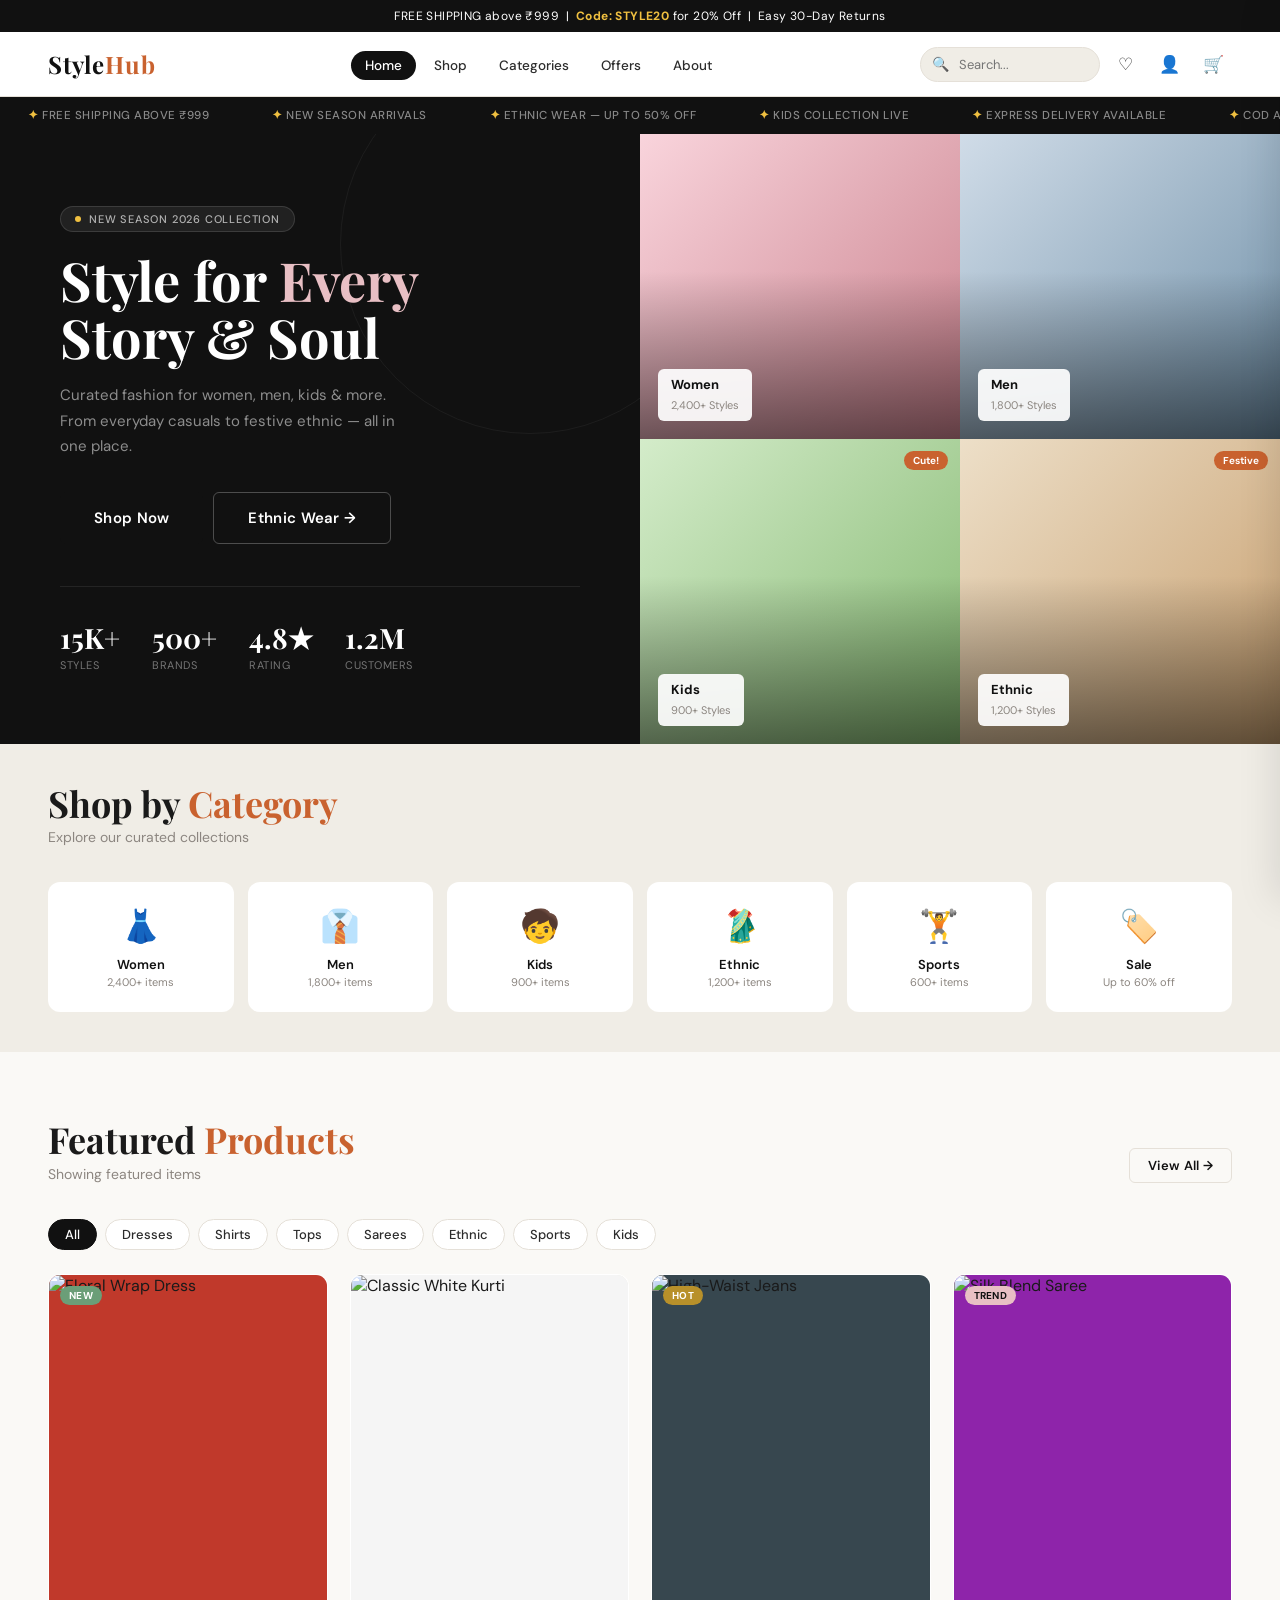
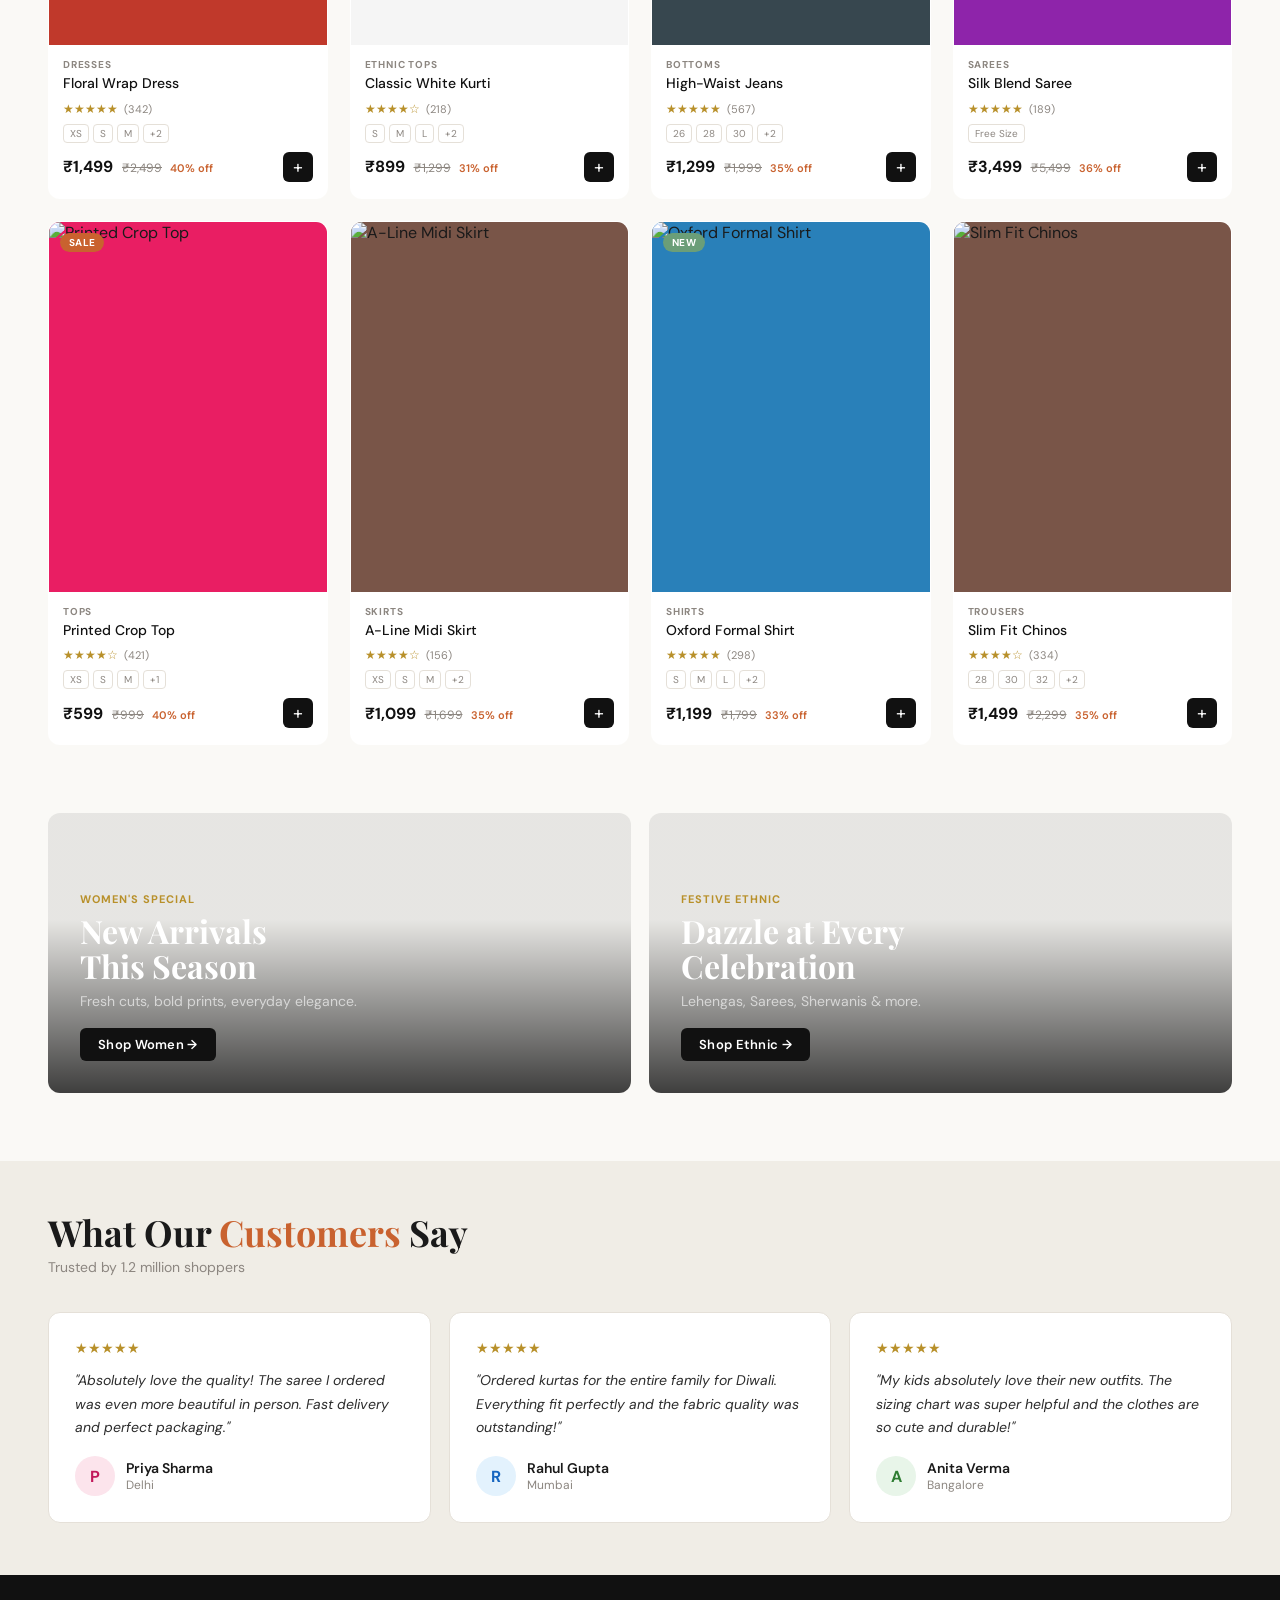
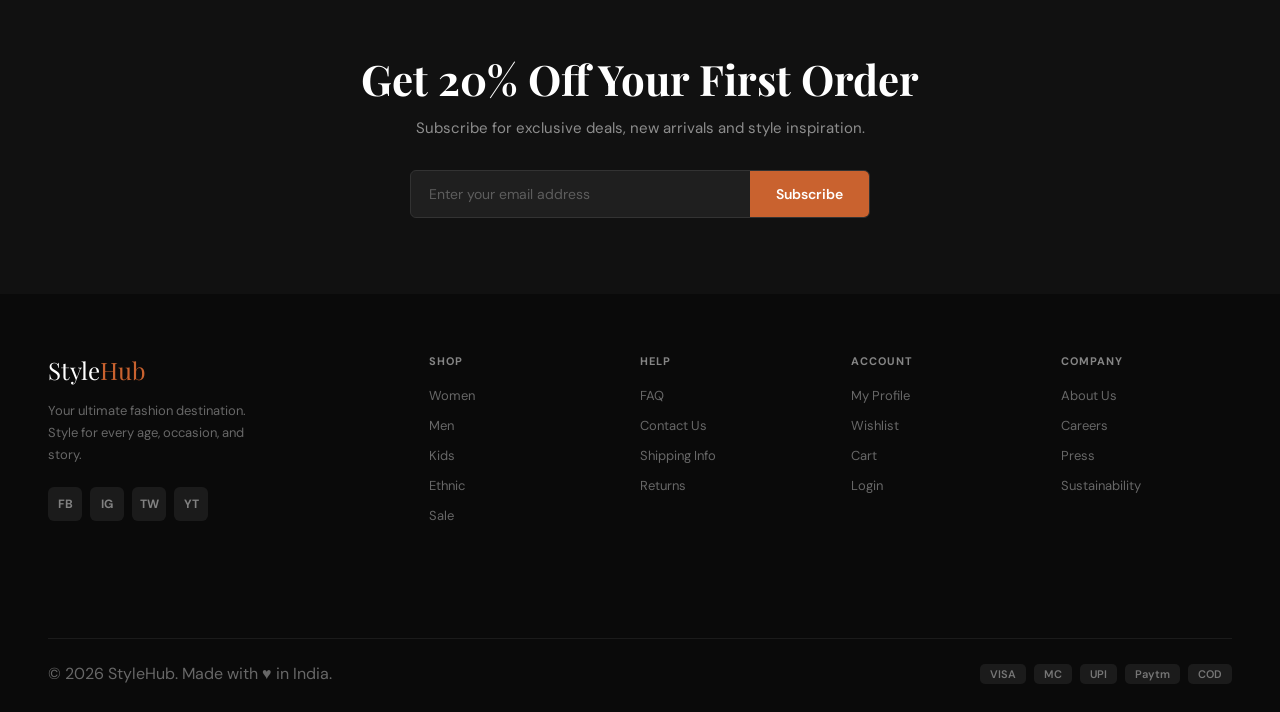
<file: projectnew/index.html>
<!DOCTYPE html>
<html lang="en">

<head>
  <meta charset="UTF-8">
  <meta name="viewport" content="width=device-width, initial-scale=1.0">
  <title>StyleHub – Style for Everyone</title>
  <!-- ✅ FAVICON ADDED -->
  <link rel="icon" type="image/svg+xml"
    href="data:image/svg+xml,%3Csvg xmlns='http://www.w3.org/2000/svg' viewBox='0 0 32 32'%3E%3Crect width='32' height='32' rx='8' fill='%23c0392b'/%3E%3Ctext x='50%25' y='50%25' dominant-baseline='central' text-anchor='middle' font-family='Georgia%2C serif' font-size='20' font-weight='700' fill='%23ffffff'%3ES%3C/text%3E%3C/svg%3E">
  <link rel="stylesheet" href="css/style.css">
  <style>
    /* ── HERO ── */
    .hero {
      display: grid;
      grid-template-columns: 1fr 1fr;
      min-height: 540px;
      overflow: hidden;
    }

    .hero-left {
      background: var(--ink);
      padding: 72px 60px;
      display: flex;
      flex-direction: column;
      justify-content: center;
      position: relative;
      overflow: hidden;
    }

    .hero-left::before {
      content: '';
      position: absolute;
      width: 380px;
      height: 380px;
      border-radius: 50%;
      border: 1px solid rgba(255, 255, 255, 0.05);
      top: -80px;
      right: -80px;
    }

    .hero-tag {
      display: inline-flex;
      align-items: center;
      gap: 8px;
      background: rgba(255, 255, 255, 0.07);
      border: 1px solid rgba(255, 255, 255, 0.12);
      border-radius: 20px;
      padding: 5px 14px;
      font-size: 11px;
      font-weight: 500;
      letter-spacing: 0.8px;
      text-transform: uppercase;
      color: rgba(255, 255, 255, 0.65);
      margin-bottom: 20px;
      width: fit-content;
    }

    .hero-dot {
      width: 6px;
      height: 6px;
      border-radius: 50%;
      background: #f0c040;
      animation: blink 2s infinite;
    }

    @keyframes blink {

      0%,
      100% {
        opacity: 1;
      }

      50% {
        opacity: 0.2;
      }
    }

    .hero-title {
      font-family: var(--font-display);
      font-size: 54px;
      font-weight: 700;
      color: #fff;
      line-height: 1.05;
      margin-bottom: 18px;
    }

    .hero-title span {
      color: var(--blush);
    }

    .hero-sub {
      color: rgba(255, 255, 255, 0.52);
      font-size: 15px;
      line-height: 1.7;
      margin-bottom: 32px;
      max-width: 360px;
    }

    .hero-btns {
      display: flex;
      gap: 10px;
    }

    .hero-stats {
      display: flex;
      gap: 32px;
      margin-top: 42px;
      padding-top: 32px;
      border-top: 1px solid rgba(255, 255, 255, 0.08);
    }

    .hero-stat .num {
      font-family: var(--font-display);
      font-size: 28px;
      font-weight: 700;
      color: #fff;
    }

    .hero-stat .lbl {
      font-size: 11px;
      color: rgba(255, 255, 255, 0.42);
      text-transform: uppercase;
      letter-spacing: 0.5px;
      margin-top: 2px;
    }

    .hero-right {
      display: grid;
      grid-template-columns: 1fr 1fr;
    }

    .hero-panel {
      position: relative;
      overflow: hidden;
      cursor: pointer;
      min-height: 270px;
      display: flex;
      align-items: flex-end;
      padding: 18px;
    }

    .hero-panel img {
      position: absolute;
      inset: 0;
      width: 100%;
      height: 100%;
      object-fit: cover;
      transition: 0.4s;
    }

    .hero-panel:hover img {
      transform: scale(1.07);
    }

    .hero-panel::after {
      content: '';
      position: absolute;
      inset: 0;
      background: linear-gradient(to top, rgba(0, 0, 0, 0.52) 0%, transparent 55%);
    }

    .hero-panel-bg {
      position: absolute;
      inset: 0;
      transition: 0.4s;
    }

    .hero-panel:hover .hero-panel-bg {
      transform: scale(1.07);
    }

    .hero-lbl {
      position: relative;
      z-index: 1;
      background: rgba(255, 255, 255, 0.92);
      backdrop-filter: blur(6px);
      border-radius: var(--radius-sm);
      padding: 7px 13px;
    }

    .hero-lbl strong {
      font-size: 13px;
      font-weight: 700;
      display: block;
      color: var(--ink);
    }

    .hero-lbl span {
      font-size: 11px;
      color: var(--muted);
    }

    .hero-badge {
      position: absolute;
      top: 12px;
      right: 12px;
      background: var(--rust);
      color: #fff;
      font-size: 10px;
      font-weight: 700;
      padding: 3px 9px;
      border-radius: 20px;
      z-index: 2;
    }

    /* ── CATEGORIES STRIP ── */
    .cat-grid {
      display: grid;
      grid-template-columns: repeat(6, 1fr);
      gap: 14px;
    }

    .cat-card {
      background: var(--white);
      border-radius: var(--radius);
      padding: 22px 14px;
      text-align: center;
      cursor: pointer;
      transition: var(--transition);
      border: 1.5px solid transparent;
    }

    .cat-card:hover {
      border-color: var(--rust);
      box-shadow: var(--shadow);
      transform: translateY(-3px);
    }

    .cat-icon {
      font-size: 32px;
      margin-bottom: 9px;
    }

    .cat-name {
      font-size: 13px;
      font-weight: 600;
      color: var(--ink);
    }

    .cat-count {
      font-size: 11px;
      color: var(--muted);
      margin-top: 2px;
    }

    /* ── PROMO BANNERS ── */
    .promo-grid {
      display: grid;
      grid-template-columns: 1fr 1fr;
      gap: 18px;
    }

    .promo-card {
      border-radius: var(--radius);
      overflow: hidden;
      position: relative;
      min-height: 280px;
      display: flex;
      align-items: flex-end;
      padding: 32px;
      cursor: pointer;
    }

    .promo-card img {
      position: absolute;
      inset: 0;
      width: 100%;
      height: 100%;
      object-fit: cover;
      transition: 0.4s;
    }

    .promo-card:hover img {
      transform: scale(1.04);
    }

    .promo-card::after {
      content: '';
      position: absolute;
      inset: 0;
      background: linear-gradient(to top, rgba(0, 0, 0, 0.75) 0%, rgba(0, 0, 0, 0.08) 62%);
    }

    .promo-content {
      position: relative;
      z-index: 1;
    }

    .promo-tag {
      font-size: 11px;
      font-weight: 700;
      text-transform: uppercase;
      letter-spacing: 1px;
      color: var(--gold);
      margin-bottom: 7px;
    }

    .promo-content h2 {
      font-family: var(--font-display);
      font-size: 32px;
      font-weight: 700;
      color: #fff;
      line-height: 1.1;
      margin-bottom: 9px;
    }

    .promo-content p {
      font-size: 14px;
      color: rgba(255, 255, 255, 0.62);
      margin-bottom: 18px;
    }

    /* ── TESTIMONIALS ── */
    .testi-grid {
      display: grid;
      grid-template-columns: repeat(3, 1fr);
      gap: 18px;
    }

    .testi-card {
      background: var(--white);
      border-radius: var(--radius);
      padding: 26px;
      border: 1.5px solid var(--border);
    }

    .testi-stars {
      color: var(--gold);
      font-size: 14px;
      margin-bottom: 12px;
    }

    .testi-text {
      font-size: 14px;
      line-height: 1.7;
      color: var(--ink-soft);
      font-style: italic;
      margin-bottom: 16px;
    }

    .testi-author {
      display: flex;
      align-items: center;
      gap: 11px;
    }

    .testi-av {
      width: 40px;
      height: 40px;
      border-radius: 50%;
      display: flex;
      align-items: center;
      justify-content: center;
      font-weight: 700;
      font-size: 16px;
      flex-shrink: 0;
    }

    .testi-name {
      font-size: 14px;
      font-weight: 600;
    }

    .testi-role {
      font-size: 12px;
      color: var(--muted);
    }

    /* ── NEWSLETTER ── */
    .nl-section {
      background: var(--ink);
      padding: 76px 48px;
      text-align: center;
    }

    .nl-section h2 {
      font-family: var(--font-display);
      font-size: 42px;
      color: #fff;
      margin-bottom: 11px;
    }

    .nl-section p {
      color: rgba(255, 255, 255, 0.52);
      font-size: 15px;
      margin-bottom: 32px;
    }

    .nl-form {
      display: flex;
      max-width: 460px;
      margin: 0 auto;
      border-radius: var(--radius-sm);
      overflow: hidden;
      border: 1px solid rgba(255, 255, 255, 0.14);
    }

    .nl-input {
      flex: 1;
      padding: 14px 18px;
      background: rgba(255, 255, 255, 0.06);
      border: none;
      font-size: 14px;
      color: #fff;
      outline: none;
      font-family: var(--font-body);
    }

    .nl-input::placeholder {
      color: rgba(255, 255, 255, 0.28);
    }

    .nl-btn {
      background: var(--rust);
      color: #fff;
      border: none;
      padding: 14px 26px;
      font-size: 14px;
      font-weight: 600;
      cursor: pointer;
      transition: var(--transition);
    }

    .nl-btn:hover {
      background: var(--rust-dark);
    }

    /* ── PANEL FALLBACK (colored bg if no image) ── */
    .panel-women-bg {
      background: linear-gradient(135deg, #f9d4dc, #c9808c);
    }

    .panel-men-bg {
      background: linear-gradient(135deg, #d0dce8, #7090a8);
    }

    .panel-kids-bg {
      background: linear-gradient(135deg, #d4ecca, #84b870);
    }

    .panel-eth-bg {
      background: linear-gradient(135deg, #eddfc8, #c8a070);
    }
  </style>
</head>

<body>

  <div id="navbar-mount"></div>
  <div id="marquee-mount"></div>

  <!-- HERO -->
  <section class="hero">
    <div class="hero-left">
      <div class="hero-tag"><span class="hero-dot"></span>New Season 2026 Collection</div>
      <h1 class="hero-title">Style for <span>Every</span><br>Story &amp; Soul</h1>
      <p class="hero-sub">Curated fashion for women, men, kids &amp; more. From everyday casuals to festive ethnic — all
        in one place.</p>
      <div class="hero-btns">
        <a href="products.html" class="btn btn-primary btn-lg">Shop Now</a>
        <a href="products.html?cat=ethnic" class="btn btn-ghost btn-lg"
          style="color:#fff;border-color:rgba(255,255,255,0.25);">Ethnic Wear →</a>
      </div>
      <div class="hero-stats">
        <div class="hero-stat">
          <div class="num">15K+</div>
          <div class="lbl">Styles</div>
        </div>
        <div class="hero-stat">
          <div class="num">500+</div>
          <div class="lbl">Brands</div>
        </div>
        <div class="hero-stat">
          <div class="num">4.8★</div>
          <div class="lbl">Rating</div>
        </div>
        <div class="hero-stat">
          <div class="num">1.2M</div>
          <div class="lbl">Customers</div>
        </div>
      </div>
    </div>
    <div class="hero-right">
      <a href="products.html?cat=women" class="hero-panel">
        <div class="hero-panel-bg panel-women-bg"></div>
        <img src="https://images.unsplash.com/photo-1483985988355-763728e1935b?w=600&q=75" alt="Women"
          onerror="this.remove()">
        <div class="hero-lbl"><strong>Women</strong><span>2,400+ Styles</span></div>
      </a>
      <a href="products.html?cat=men" class="hero-panel">
        <div class="hero-panel-bg panel-men-bg"></div>
        <img src="https://images.unsplash.com/photo-1617137968427-85924c800a22?w=600&q=75" alt="Men"
          onerror="this.remove()">
        <div class="hero-lbl"><strong>Men</strong><span>1,800+ Styles</span></div>
      </a>
      <a href="products.html?cat=kids" class="hero-panel">
        <div class="hero-panel-bg panel-kids-bg"></div>
        <img src="https://images.unsplash.com/photo-1622290291468-a28f7a7dc6a8?w=600&q=75" alt="Kids"
          onerror="this.remove()">
        <span class="hero-badge">Cute!</span>
        <div class="hero-lbl"><strong>Kids</strong><span>900+ Styles</span></div>
      </a>
      <a href="products.html?cat=ethnic" class="hero-panel">
        <div class="hero-panel-bg panel-eth-bg"></div>
        <img src="https://images.unsplash.com/photo-1610030469983-98e550d6193c?w=600&q=75" alt="Ethnic"
          onerror="this.remove()">
        <span class="hero-badge">Festive</span>
        <div class="hero-lbl"><strong>Ethnic</strong><span>1,200+ Styles</span></div>
      </a>
    </div>
  </section>

  <!-- CATEGORIES -->
  <div class="section section-sm" style="background:var(--sand);">
    <div class="container">
      <div class="section-header">
        <div>
          <h2 class="section-title">Shop by <em>Category</em></h2>
          <p class="section-sub">Explore our curated collections</p>
        </div>
      </div>
      <div class="cat-grid">
        <a href="products.html?cat=women" class="cat-card">
          <div class="cat-icon">👗</div>
          <div class="cat-name">Women</div>
          <div class="cat-count">2,400+ items</div>
        </a>
        <a href="products.html?cat=men" class="cat-card">
          <div class="cat-icon">👔</div>
          <div class="cat-name">Men</div>
          <div class="cat-count">1,800+ items</div>
        </a>
        <a href="products.html?cat=kids" class="cat-card">
          <div class="cat-icon">🧒</div>
          <div class="cat-name">Kids</div>
          <div class="cat-count">900+ items</div>
        </a>
        <a href="products.html?cat=ethnic" class="cat-card">
          <div class="cat-icon">🥻</div>
          <div class="cat-name">Ethnic</div>
          <div class="cat-count">1,200+ items</div>
        </a>
        <a href="products.html?cat=sports" class="cat-card">
          <div class="cat-icon">🏋️</div>
          <div class="cat-name">Sports</div>
          <div class="cat-count">600+ items</div>
        </a>
        <a href="offers.html" class="cat-card">
          <div class="cat-icon">🏷️</div>
          <div class="cat-name">Sale</div>
          <div class="cat-count">Up to 60% off</div>
        </a>
      </div>
    </div>
  </div>

  <!-- FEATURED PRODUCTS -->
  <section class="section">
    <div class="container">
      <div class="section-header">
        <div>
          <h2 class="section-title">Featured <em>Products</em></h2>
          <p class="section-sub" id="product-count"></p>
        </div>
        <a href="products.html" class="btn btn-ghost btn-sm">View All →</a>
      </div>
      <div class="filter-bar" style="margin-bottom:24px;" id="filter-chips"></div>
      <div class="product-grid" id="product-grid"></div>
    </div>
  </section>

  <!-- PROMO BANNERS -->
  <div class="section" style="padding-top:0;">
    <div class="container">
      <div class="promo-grid">
        <a href="products.html?cat=women" class="promo-card">
          <img src="https://images.unsplash.com/photo-1469334031218-e382a71b716b?w=800&q=75" alt="Women Sale"
            onerror="this.remove()">
          <div class="promo-content">
            <div class="promo-tag">Women's Special</div>
            <h2>New Arrivals<br>This Season</h2>
            <p>Fresh cuts, bold prints, everyday elegance.</p>
            <span class="btn btn-primary btn-sm">Shop Women →</span>
          </div>
        </a>
        <a href="products.html?cat=ethnic" class="promo-card">
          <img src="https://tse1.mm.bing.net/th/id/OIP.DL2OiS9l-c4KMtdIIuyUwgHaEO?pid=Api&P=0&w=300&h=300" alt="Ethnic"
            onerror="this.remove()">
          <div class="promo-content">
            <div class="promo-tag">Festive Ethnic</div>
            <h2>Dazzle at Every<br>Celebration</h2>
            <p>Lehengas, Sarees, Sherwanis &amp; more.</p>
            <span class="btn btn-primary btn-sm">Shop Ethnic →</span>
          </div>
        </a>
      </div>
    </div>
  </div>

  <!-- TESTIMONIALS -->
  <div class="section" style="background:var(--sand);padding-top:52px;padding-bottom:52px;">
    <div class="container">
      <div class="section-header">
        <div>
          <h2 class="section-title">What Our <em>Customers</em> Say</h2>
          <p class="section-sub">Trusted by 1.2 million shoppers</p>
        </div>
      </div>
      <div class="testi-grid">
        <div class="testi-card">
          <div class="testi-stars">★★★★★</div>
          <p class="testi-text">"Absolutely love the quality! The saree I ordered was even more beautiful in person.
            Fast delivery and perfect packaging."</p>
          <div class="testi-author">
            <div class="testi-av" style="background:#fce4ec;color:#c2185b;">P</div>
            <div>
              <div class="testi-name">Priya Sharma</div>
              <div class="testi-role">Delhi</div>
            </div>
          </div>
        </div>
        <div class="testi-card">
          <div class="testi-stars">★★★★★</div>
          <p class="testi-text">"Ordered kurtas for the entire family for Diwali. Everything fit perfectly and the
            fabric quality was outstanding!"</p>
          <div class="testi-author">
            <div class="testi-av" style="background:#e3f2fd;color:#1565c0;">R</div>
            <div>
              <div class="testi-name">Rahul Gupta</div>
              <div class="testi-role">Mumbai</div>
            </div>
          </div>
        </div>
        <div class="testi-card">
          <div class="testi-stars">★★★★★</div>
          <p class="testi-text">"My kids absolutely love their new outfits. The sizing chart was super helpful and the
            clothes are so cute and durable!"</p>
          <div class="testi-author">
            <div class="testi-av" style="background:#e8f5e9;color:#2e7d32;">A</div>
            <div>
              <div class="testi-name">Anita Verma</div>
              <div class="testi-role">Bangalore</div>
            </div>
          </div>
        </div>
      </div>
    </div>
  </div>

  <!-- NEWSLETTER -->
  <section class="nl-section">
    <h2>Get 20% Off Your First Order</h2>
    <p>Subscribe for exclusive deals, new arrivals and style inspiration.</p>
    <div class="nl-form">
      <input class="nl-input" id="nl-email" type="email" placeholder="Enter your email address">
      <button class="nl-btn" onclick="subscribeNewsletter()">Subscribe</button>
    </div>
  </section>

  <div id="footer-mount"></div>
  <div id="cart-sidebar-mount"></div>

  <script src="js/main.js"></script>
  <script src="js/cart.js"></script>
  <script src="js/filter.js"></script>
  <script>
    document.getElementById('navbar-mount').innerHTML = buildNavbar('index.html');
    document.getElementById('marquee-mount').innerHTML = buildMarquee();
    document.getElementById('footer-mount').innerHTML = buildFooter();
    document.getElementById('cart-sidebar-mount').innerHTML = buildCartSidebar();

    // Show first 8 products on home
    filterState.cat = 'all';
    const homeProd = PRODUCTS.slice(0, 8);
    document.getElementById('product-count').textContent = 'Showing featured items';
    document.getElementById('product-grid').innerHTML = homeProd.map(p => productCardHTML(p)).join('');

    // Filter chips
    renderFilterChips();
    document.querySelectorAll('.filter-chip').forEach(c => {
      c.addEventListener('click', () => {
        filterState.sub = '';
        const sub = c.textContent === 'All' ? '' : c.textContent;
        filterState.sub = sub;
        const list = sub ? PRODUCTS.filter(p => p.sub === sub).slice(0, 8) : PRODUCTS.slice(0, 8);
        document.getElementById('product-grid').innerHTML = list.map(p => productCardHTML(p)).join('');
        document.querySelectorAll('.filter-chip').forEach(x => x.classList.remove('active'));
        c.classList.add('active');
      });
    });

    // Cart sidebar trigger
    document.querySelector('.cart-count')?.closest('a')?.addEventListener('click', e => {
      if (window.innerWidth > 900) { e.preventDefault(); openCartSidebar(); }
    });

    function subscribeNewsletter() {
      const v = document.getElementById('nl-email').value.trim();
      if (!v || !v.includes('@')) { showToast('⚠️ Enter a valid email!'); return; }
      showToast('🎉 Subscribed! Check inbox for your 20% off code.', 'success');
      document.getElementById('nl-email').value = '';
    }
  </script>
</body>

</html>
</file>
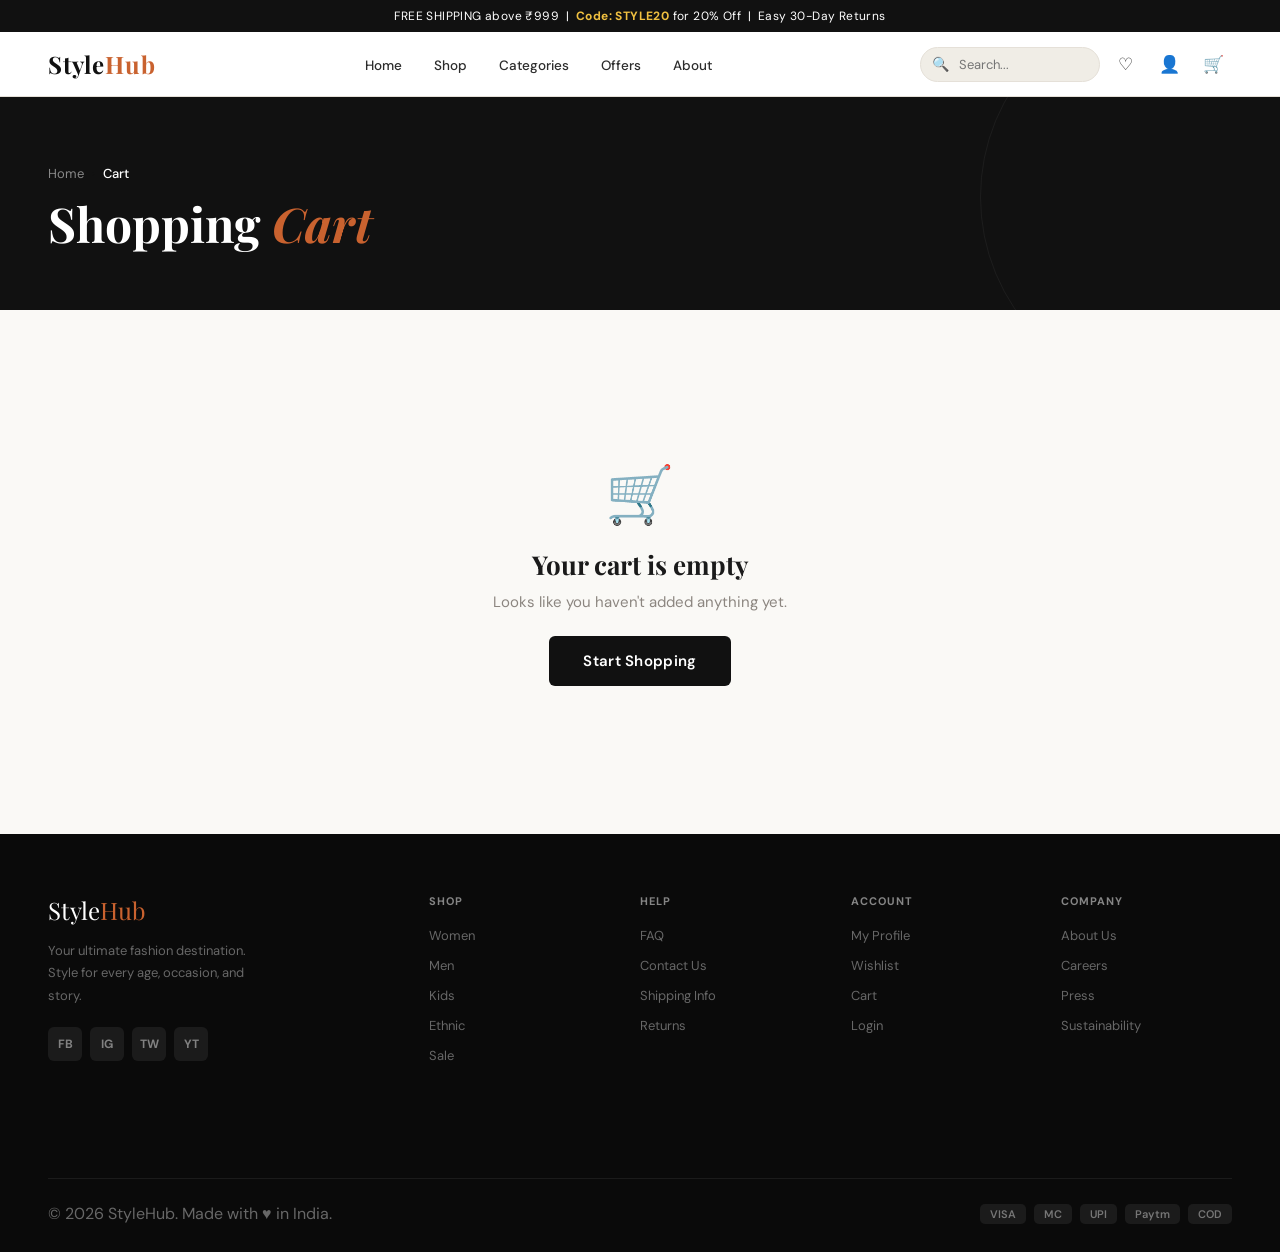
<file: projectnew/cart.html>
<!DOCTYPE html>
<html lang="en">

<head>
  <meta charset="UTF-8">
  <meta name="viewport" content="width=device-width, initial-scale=1.0">
  <title>Your Cart – StyleHub</title>
  <link rel="icon" type="image/svg+xml"
    href="data:image/svg+xml,%3Csvg xmlns='http://www.w3.org/2000/svg' viewBox='0 0 32 32'%3E%3Crect width='32' height='32' rx='8' fill='%23c0392b'/%3E%3Ctext x='50%25' y='50%25' dominant-baseline='central' text-anchor='middle' font-family='Georgia%2C serif' font-size='20' font-weight='700' fill='%23ffffff'%3ES%3C/text%3E%3C/svg%3E">
  <link rel="stylesheet" href="css/style.css">
</head>

<body>
  <div id="navbar-mount"></div>
  <div class="page-banner">
    <div class="container">
      <div class="breadcrumb" style="color:rgba(255,255,255,0.5);">
        <a href="index.html" style="color:rgba(255,255,255,0.5);">Home</a><span class="breadcrumb-sep">›</span>
        <span style="color:#fff;">Cart</span>
      </div>
      <div class="page-banner-title">Shopping <em style="color:var(--rust);">Cart</em></div>
    </div>
  </div>
  <section class="section">
    <div class="container" id="cart-page-content"></div>
  </section>
  <div id="footer-mount"></div>
  <script src="js/main.js"></script>
  <script src="js/cart.js"></script>
  <script>
    document.getElementById('navbar-mount').innerHTML = buildNavbar('cart.html');
    document.getElementById('footer-mount').innerHTML = buildFooter();
    renderCartPage();
  </script>
</body>

</html>
</file>
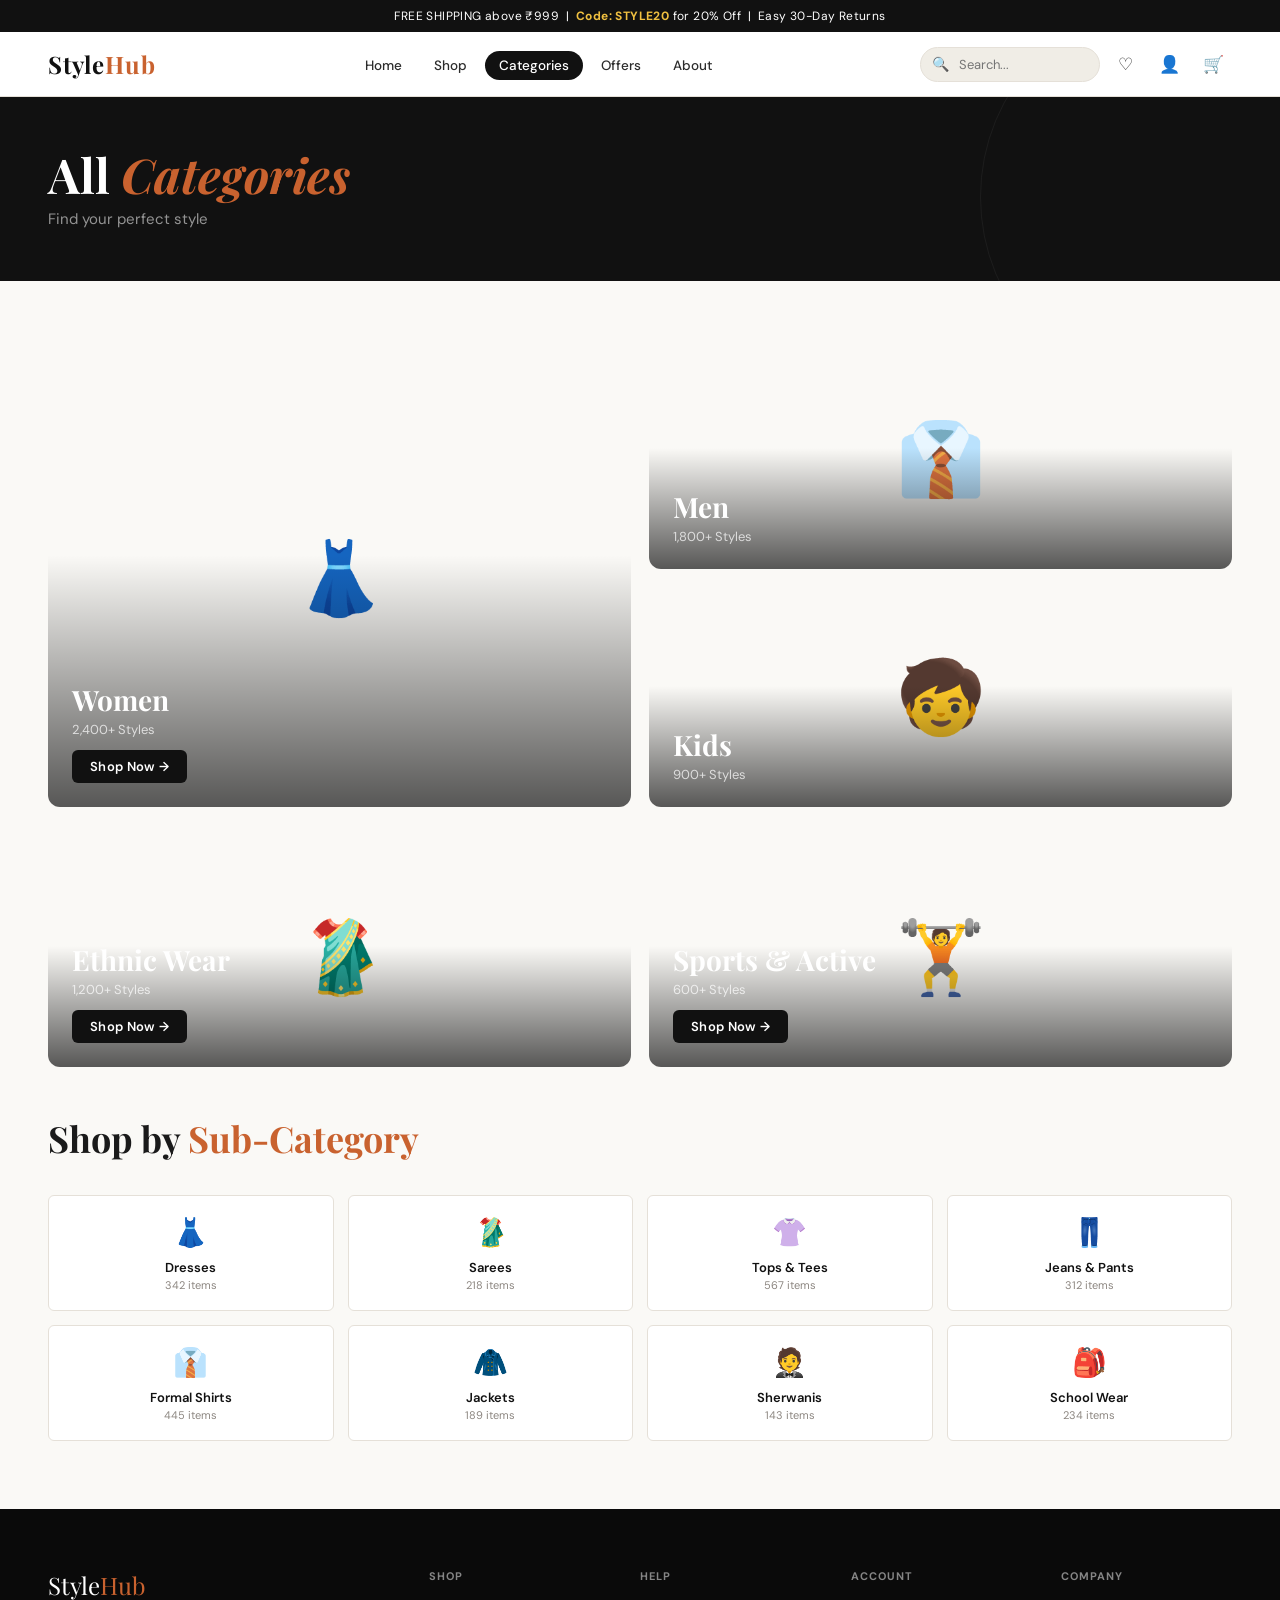
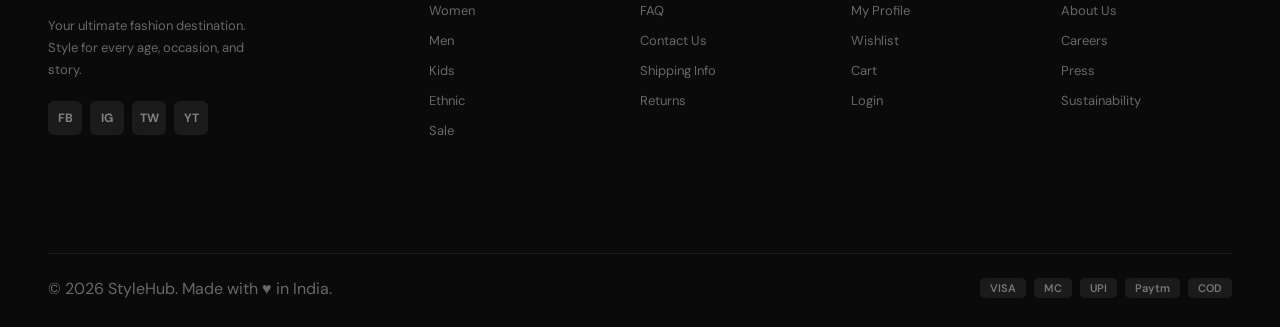
<file: projectnew/categories.html>
<!DOCTYPE html>
<html lang="en">

<head>
  <meta charset="UTF-8">
  <meta name="viewport" content="width=device-width, initial-scale=1.0">
  <title>Categories – StyleHub</title>
  <link rel="icon" type="image/svg+xml"
    href="data:image/svg+xml,%3Csvg xmlns='http://www.w3.org/2000/svg' viewBox='0 0 32 32'%3E%3Crect width='32' height='32' rx='8' fill='%23c0392b'/%3E%3Ctext x='50%25' y='50%25' dominant-baseline='central' text-anchor='middle' font-family='Georgia%2C serif' font-size='20' font-weight='700' fill='%23ffffff'%3ES%3C/text%3E%3C/svg%3E">
  <link rel="stylesheet" href="css/style.css">
  <style>
    .cat-hero-grid {
      display: grid;
      grid-template-columns: repeat(2, 1fr);
      gap: 18px;
      margin-bottom: 40px;
    }

    .cat-hero-card {
      border-radius: var(--radius);
      overflow: hidden;
      position: relative;
      cursor: pointer;
      display: flex;
      align-items: flex-end;
      padding: 24px;
      text-decoration: none;
    }

    .cat-hero-card img {
      position: absolute;
      inset: 0;
      width: 100%;
      height: 100%;
      object-fit: cover;
      transition: 0.4s;
    }

    .cat-hero-card:hover img {
      transform: scale(1.05);
    }

    .cat-hero-card::after {
      content: '';
      position: absolute;
      inset: 0;
      background: linear-gradient(to top, rgba(0, 0, 0, 0.65) 0%, transparent 55%);
    }

    .cat-hero-main {
      min-height: 360px;
    }

    .cat-hero-small {
      min-height: 220px;
    }

    .cat-hero-label {
      position: relative;
      z-index: 1;
    }

    .cat-hero-label h2 {
      font-family: var(--font-display);
      font-size: 28px;
      font-weight: 700;
      color: #fff;
    }

    .cat-hero-label p {
      color: rgba(255, 255, 255, 0.72);
      font-size: 13px;
      margin-top: 3px;
    }

    .cat-hero-label .btn {
      margin-top: 12px;
      display: inline-block;
    }

    .cat-fallback {
      position: absolute;
      inset: 0;
      display: flex;
      align-items: center;
      justify-content: center;
      font-size: 72px;
    }

    .sub-cat-grid {
      display: grid;
      grid-template-columns: repeat(4, 1fr);
      gap: 14px;
    }

    .sub-card {
      background: var(--white);
      border-radius: var(--radius-sm);
      padding: 18px;
      text-align: center;
      border: 1.5px solid var(--border);
      cursor: pointer;
      transition: var(--transition);
      text-decoration: none;
      color: var(--ink);
    }

    .sub-card:hover {
      border-color: var(--rust);
      background: var(--sand);
    }

    .sub-card-icon {
      font-size: 28px;
      margin-bottom: 8px;
    }

    .sub-card-name {
      font-size: 13px;
      font-weight: 600;
    }

    .sub-card-count {
      font-size: 11px;
      color: var(--muted);
      margin-top: 2px;
    }
  </style>
</head>

<body>
  <div id="navbar-mount"></div>
  <div class="page-banner">
    <div class="container">
      <div class="page-banner-title">All <em style="color:var(--rust);">Categories</em></div>
      <p class="page-banner-sub">Find your perfect style</p>
    </div>
  </div>
  <section class="section">
    <div class="container">
      <div class="cat-hero-grid">
        <a href="products.html?cat=women" class="cat-hero-card cat-hero-main">
          <div class="cat-fallback">👗</div>
          <img src="https://images.unsplash.com/photo-1483985988355-763728e1935b?w=700&q=75" alt="Women"
            onerror="this.remove()">
          <div class="cat-hero-label">
            <h2>Women</h2>
            <p>2,400+ Styles</p><span class="btn btn-primary btn-sm">Shop Now →</span>
          </div>
        </a>
        <div style="display:flex;flex-direction:column;gap:18px;">
          <a href="products.html?cat=men" class="cat-hero-card cat-hero-small">
            <div class="cat-fallback">👔</div>
            <img src="https://images.unsplash.com/photo-1617137968427-85924c800a22?w=700&q=75" alt="Men"
              onerror="this.remove()">
            <div class="cat-hero-label">
              <h2>Men</h2>
              <p>1,800+ Styles</p>
            </div>
          </a>
          <a href="products.html?cat=kids" class="cat-hero-card cat-hero-small">
            <div class="cat-fallback">🧒</div>
            <img src="https://images.unsplash.com/photo-1622290291468-a28f7a7dc6a8?w=700&q=75" alt="Kids"
              onerror="this.remove()">
            <div class="cat-hero-label">
              <h2>Kids</h2>
              <p>900+ Styles</p>
            </div>
          </a>
        </div>
      </div>
      <div style="display:grid;grid-template-columns:1fr 1fr;gap:18px;margin-bottom:52px;">
        <a href="products.html?cat=ethnic" class="cat-hero-card cat-hero-small">
          <div class="cat-fallback">🥻</div>
          <img src="https://images.unsplash.com/photo-1610030469983-98e550d6193c?w=700&q=75" alt="Ethnic"
            onerror="this.remove()">
          <div class="cat-hero-label">
            <h2>Ethnic Wear</h2>
            <p>1,200+ Styles</p><span class="btn btn-primary btn-sm">Shop Now →</span>
          </div>
        </a>
        <a href="products.html?cat=sports" class="cat-hero-card cat-hero-small">
          <div class="cat-fallback">🏋️</div>
          <img src="https://images.unsplash.com/photo-1571019613454-1cb2f99b2d8b?w=700&q=75" alt="Sports"
            onerror="this.remove()">
          <div class="cat-hero-label">
            <h2>Sports &amp; Active</h2>
            <p>600+ Styles</p><span class="btn btn-primary btn-sm">Shop Now →</span>
          </div>
        </a>
      </div>
      <div class="section-header">
        <div>
          <h2 class="section-title">Shop by <em>Sub-Category</em></h2>
        </div>
      </div>
      <div class="sub-cat-grid">
        <a href="products.html?cat=women" class="sub-card">
          <div class="sub-card-icon">👗</div>
          <div class="sub-card-name">Dresses</div>
          <div class="sub-card-count">342 items</div>
        </a>
        <a href="products.html?cat=women" class="sub-card">
          <div class="sub-card-icon">🥻</div>
          <div class="sub-card-name">Sarees</div>
          <div class="sub-card-count">218 items</div>
        </a>
        <a href="products.html?cat=women" class="sub-card">
          <div class="sub-card-icon">👚</div>
          <div class="sub-card-name">Tops &amp; Tees</div>
          <div class="sub-card-count">567 items</div>
        </a>
        <a href="products.html?cat=women" class="sub-card">
          <div class="sub-card-icon">👖</div>
          <div class="sub-card-name">Jeans &amp; Pants</div>
          <div class="sub-card-count">312 items</div>
        </a>
        <a href="products.html?cat=men" class="sub-card">
          <div class="sub-card-icon">👔</div>
          <div class="sub-card-name">Formal Shirts</div>
          <div class="sub-card-count">445 items</div>
        </a>
        <a href="products.html?cat=men" class="sub-card">
          <div class="sub-card-icon">🧥</div>
          <div class="sub-card-name">Jackets</div>
          <div class="sub-card-count">189 items</div>
        </a>
        <a href="products.html?cat=ethnic" class="sub-card">
          <div class="sub-card-icon">🤵</div>
          <div class="sub-card-name">Sherwanis</div>
          <div class="sub-card-count">143 items</div>
        </a>
        <a href="products.html?cat=kids" class="sub-card">
          <div class="sub-card-icon">🎒</div>
          <div class="sub-card-name">School Wear</div>
          <div class="sub-card-count">234 items</div>
        </a>
      </div>
    </div>
  </section>
  <div id="footer-mount"></div>
  <script src="js/main.js"></script>
  <script>
    document.getElementById('navbar-mount').innerHTML = buildNavbar('categories.html');
    document.getElementById('footer-mount').innerHTML = buildFooter();
  </script>
</body>

</html>
</file>
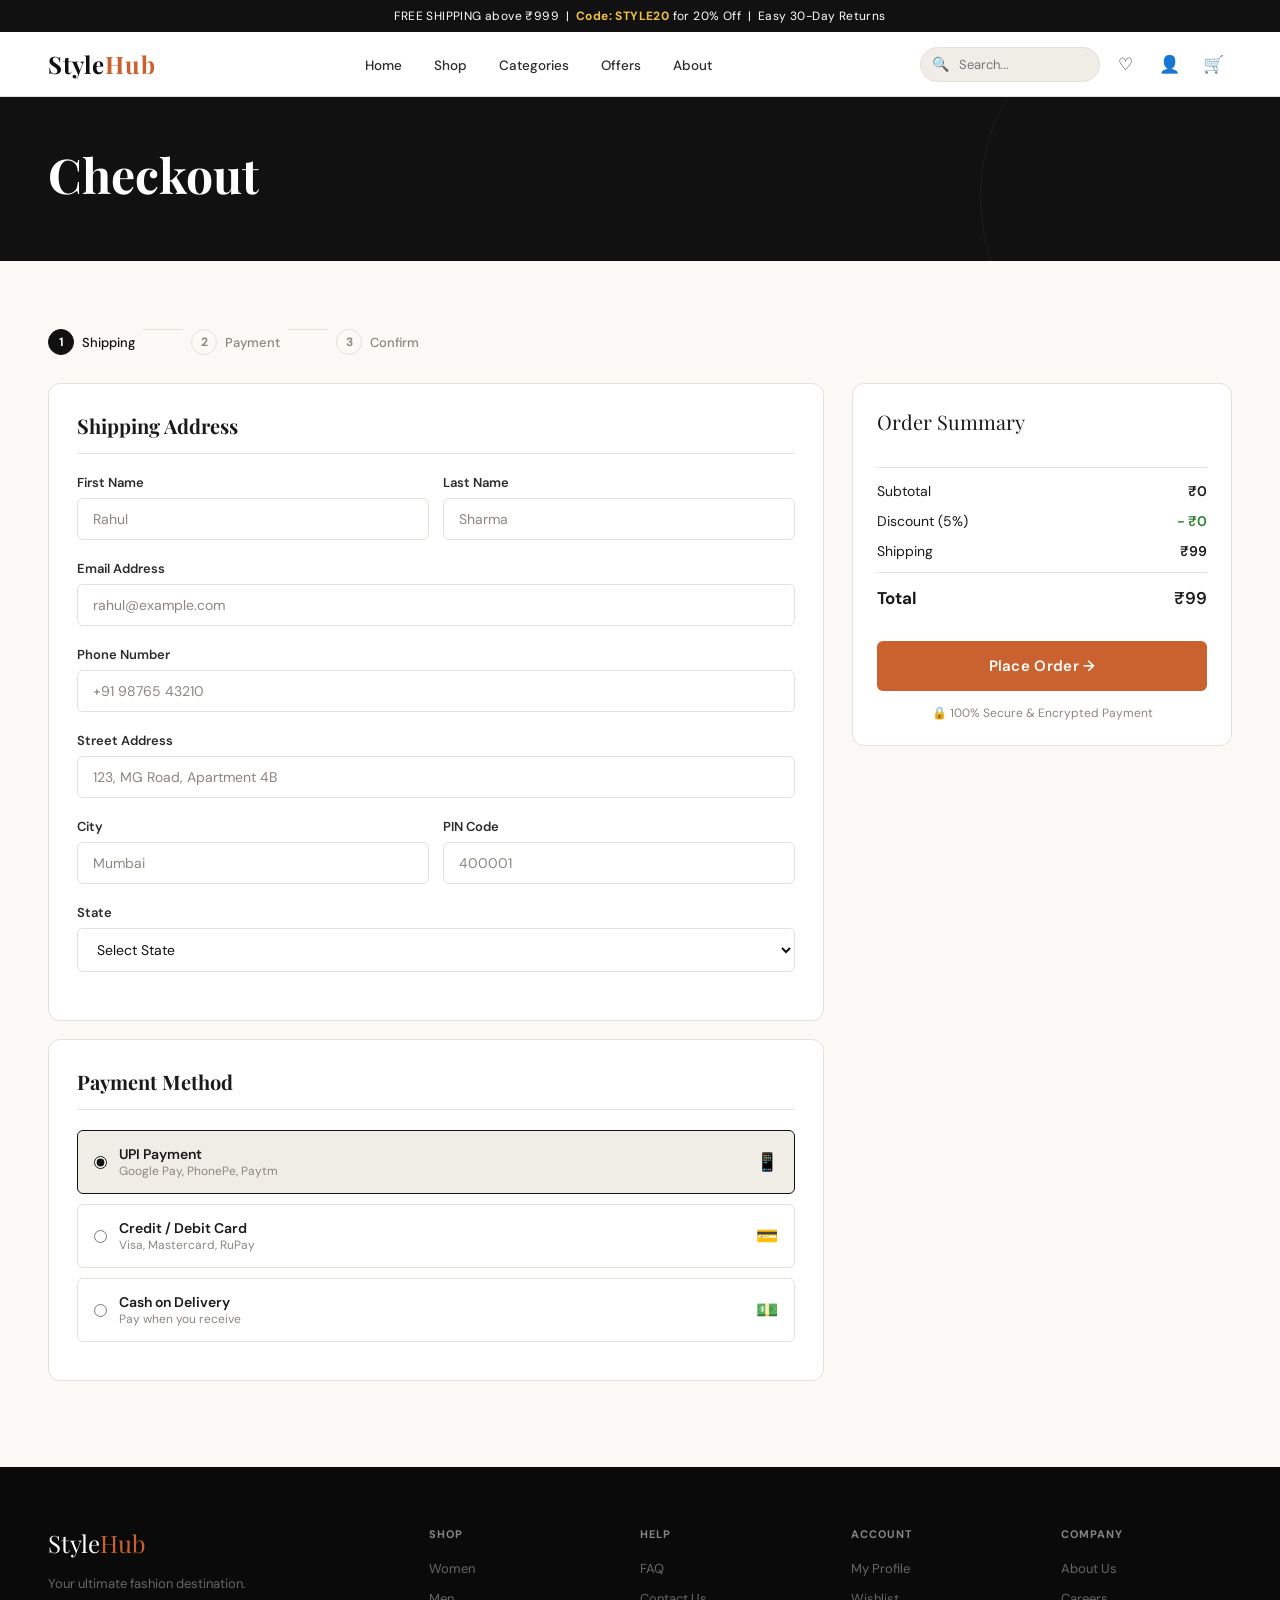
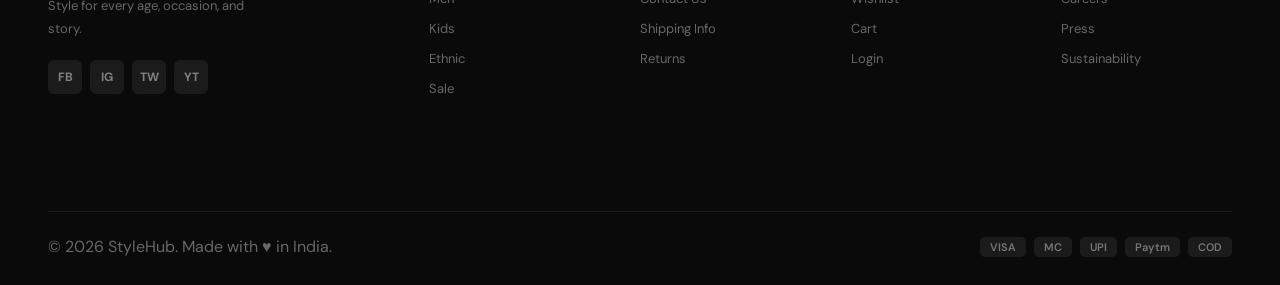
<file: projectnew/checkout.html>
<!DOCTYPE html>
<html lang="en">

<head>
  <meta charset="UTF-8">
  <meta name="viewport" content="width=device-width, initial-scale=1.0">
  <title>Checkout – StyleHub</title>
  <link rel="icon" type="image/svg+xml"
    href="data:image/svg+xml,%3Csvg xmlns='http://www.w3.org/2000/svg' viewBox='0 0 32 32'%3E%3Crect width='32' height='32' rx='8' fill='%23c0392b'/%3E%3Ctext x='50%25' y='50%25' dominant-baseline='central' text-anchor='middle' font-family='Georgia%2C serif' font-size='20' font-weight='700' fill='%23ffffff'%3ES%3C/text%3E%3C/svg%3E">
  <link rel="stylesheet" href="css/style.css">
  <style>
    .checkout-layout {
      display: grid;
      grid-template-columns: 1fr 380px;
      gap: 28px;
      align-items: start;
    }

    .checkout-card {
      background: var(--white);
      border-radius: var(--radius);
      border: 1.5px solid var(--border);
      padding: 28px;
      margin-bottom: 18px;
    }

    .checkout-card h3 {
      font-family: var(--font-display);
      font-size: 20px;
      margin-bottom: 20px;
      padding-bottom: 14px;
      border-bottom: 1px solid var(--border);
    }

    .form-grid-2 {
      display: grid;
      grid-template-columns: 1fr 1fr;
      gap: 14px;
    }

    .pay-option {
      border: 1.5px solid var(--border);
      border-radius: var(--radius-sm);
      padding: 14px 16px;
      display: flex;
      align-items: center;
      gap: 12px;
      cursor: pointer;
      transition: var(--transition);
      margin-bottom: 10px;
    }

    .pay-option:hover,
    .pay-option.selected {
      border-color: var(--ink);
      background: var(--sand);
    }

    .pay-option input {
      accent-color: var(--ink);
    }

    .steps {
      display: flex;
      gap: 0;
      margin-bottom: 28px;
    }

    .step {
      display: flex;
      align-items: center;
      gap: 8px;
      font-size: 13px;
      font-weight: 500;
      color: var(--muted);
    }

    .step-num {
      width: 26px;
      height: 26px;
      border-radius: 50%;
      border: 1.5px solid var(--border);
      display: flex;
      align-items: center;
      justify-content: center;
      font-size: 12px;
      font-weight: 700;
    }

    .step.active .step-num {
      background: var(--ink);
      color: #fff;
      border-color: var(--ink);
    }

    .step.active {
      color: var(--ink);
    }

    .step-sep {
      width: 40px;
      height: 1px;
      background: var(--border);
      margin: 0 8px;
    }

    @media(max-width:900px) {
      .checkout-layout {
        grid-template-columns: 1fr;
      }

      .form-grid-2 {
        grid-template-columns: 1fr;
      }
    }
  </style>
</head>

<body>
  <div id="navbar-mount"></div>
  <div class="page-banner">
    <div class="container">
      <div class="page-banner-title">Checkout</div>
    </div>
  </div>
  <section class="section">
    <div class="container">
      <div class="steps">
        <div class="step active"><span class="step-num">1</span>Shipping</div>
        <div class="step-sep"></div>
        <div class="step"><span class="step-num">2</span>Payment</div>
        <div class="step-sep"></div>
        <div class="step"><span class="step-num">3</span>Confirm</div>
      </div>
      <div class="checkout-layout">
        <div>
          <!-- SHIPPING -->
          <div class="checkout-card">
            <h3>Shipping Address</h3>
            <div class="form-grid-2">
              <div class="form-group"><label class="form-label">First Name</label><input class="form-input"
                  id="co-fname" placeholder="Rahul"></div>
              <div class="form-group"><label class="form-label">Last Name</label><input class="form-input" id="co-lname"
                  placeholder="Sharma"></div>
            </div>
            <div class="form-group"><label class="form-label">Email Address</label><input class="form-input"
                id="co-email" type="email" placeholder="rahul@example.com"></div>
            <div class="form-group"><label class="form-label">Phone Number</label><input class="form-input"
                id="co-phone" placeholder="+91 98765 43210"></div>
            <div class="form-group"><label class="form-label">Street Address</label><input class="form-input"
                id="co-addr" placeholder="123, MG Road, Apartment 4B"></div>
            <div class="form-grid-2">
              <div class="form-group"><label class="form-label">City</label><input class="form-input" id="co-city"
                  placeholder="Mumbai"></div>
              <div class="form-group"><label class="form-label">PIN Code</label><input class="form-input" id="co-pin"
                  placeholder="400001"></div>
            </div>
            <div class="form-group">
              <label class="form-label">State</label>
              <select class="form-select" id="co-state">
                <option value="">Select State</option>
                <option>Maharashtra</option>
                <option>Karnataka</option>
                <option>Tamil Nadu</option>
                <option>Delhi</option>
                <option>Gujarat</option>
                <option>Rajasthan</option>
                <option>West Bengal</option>
                <option>Uttar Pradesh</option>
                <option>Punjab</option>
              </select>
            </div>
          </div>
          <!-- PAYMENT -->
          <div class="checkout-card">
            <h3>Payment Method</h3>
            <div class="pay-option selected" onclick="selectPay(this,'upi')">
              <input type="radio" name="pay" value="upi" checked>
              <div>
                <div style="font-weight:600;font-size:14px;">UPI Payment</div>
                <div style="font-size:12px;color:var(--muted);">Google Pay, PhonePe, Paytm</div>
              </div>
              <span style="margin-left:auto;font-size:18px;">📱</span>
            </div>
            <div class="pay-option" onclick="selectPay(this,'card')">
              <input type="radio" name="pay" value="card">
              <div>
                <div style="font-weight:600;font-size:14px;">Credit / Debit Card</div>
                <div style="font-size:12px;color:var(--muted);">Visa, Mastercard, RuPay</div>
              </div>
              <span style="margin-left:auto;font-size:18px;">💳</span>
            </div>
            <div class="pay-option" onclick="selectPay(this,'cod')">
              <input type="radio" name="pay" value="cod">
              <div>
                <div style="font-weight:600;font-size:14px;">Cash on Delivery</div>
                <div style="font-size:12px;color:var(--muted);">Pay when you receive</div>
              </div>
              <span style="margin-left:auto;font-size:18px;">💵</span>
            </div>
            <div id="card-fields" style="display:none;margin-top:16px;">
              <div class="form-group"><label class="form-label">Card Number</label><input class="form-input"
                  placeholder="1234 5678 9012 3456" maxlength="19" oninput="formatCard(this)"></div>
              <div class="form-grid-2">
                <div class="form-group"><label class="form-label">Expiry</label><input class="form-input"
                    placeholder="MM / YY"></div>
                <div class="form-group"><label class="form-label">CVV</label><input class="form-input" placeholder="•••"
                    maxlength="3" type="password"></div>
              </div>
            </div>
          </div>
        </div>
        <!-- ORDER SUMMARY -->
        <div class="order-summary" style="position:sticky;top:80px;" id="co-summary">
          <div class="order-summary-title">Order Summary</div>
          <div id="co-items" style="margin-bottom:14px;padding-bottom:14px;border-bottom:1px solid var(--border);">
          </div>
          <div class="order-row"><span>Subtotal</span><span id="co-sub"></span></div>
          <div class="order-row"><span>Discount (5%)</span><span id="co-disc" style="color:#2e7d32;"></span></div>
          <div class="order-row"><span>Shipping</span><span id="co-ship"></span></div>
          <div class="order-row total"><span>Total</span><span id="co-total"></span></div>
          <button class="btn btn-secondary btn-full btn-lg" style="margin-top:20px;" onclick="placeOrder()">Place Order
            →</button>
          <div style="margin-top:14px;font-size:12px;color:var(--muted);text-align:center;">🔒 100% Secure &amp;
            Encrypted Payment</div>
        </div>
      </div>
    </div>
  </section>
  <div id="footer-mount"></div>
  <script src="js/main.js"></script>
  <script src="js/cart.js"></script>
  <script>
    document.getElementById('navbar-mount').innerHTML = buildNavbar('');
    document.getElementById('footer-mount').innerHTML = buildFooter();

    const cart = getCart();
    const subtotal = getCartTotal();
    const discount = Math.round(subtotal * 0.05);
    const shipping = subtotal >= 999 ? 0 : 99;
    const total = subtotal - discount + shipping;

    document.getElementById('co-items').innerHTML = cart.map(item =>
      `<div style="display:flex;justify-content:space-between;font-size:13px;margin-bottom:8px;">
    <span>${item.name} (${item.size}) × ${item.qty}</span>
    <span style="font-weight:600;">₹${(item.price * item.qty).toLocaleString()}</span>
  </div>`).join('');

    document.getElementById('co-sub').textContent = `₹${subtotal.toLocaleString()}`;
    document.getElementById('co-disc').textContent = `- ₹${discount.toLocaleString()}`;
    document.getElementById('co-ship').innerHTML = shipping === 0 ? '<span style="color:#2e7d32;">FREE</span>' : `₹${shipping}`;
    document.getElementById('co-total').textContent = `₹${total.toLocaleString()}`;

    function selectPay(el, type) {
      document.querySelectorAll('.pay-option').forEach(o => o.classList.remove('selected'));
      el.classList.add('selected');
      el.querySelector('input').checked = true;
      document.getElementById('card-fields').style.display = type === 'card' ? 'block' : 'none';
    }
    function formatCard(input) {
      let v = input.value.replace(/\D/g, '').substring(0, 16);
      input.value = v.replace(/(.{4})/g, '$1 ').trim();
    }
    function placeOrder() {
      const req = ['co-fname', 'co-lname', 'co-email', 'co-phone', 'co-addr', 'co-city', 'co-pin', 'co-state'];
      for (const id of req) {
        if (!document.getElementById(id).value.trim()) {
          showToast('⚠️ Please fill all shipping fields.');
          document.getElementById(id).focus();
          return;
        }
      }
      saveCart([]);
      const orderId = 'SH' + Date.now().toString().slice(-6);
      localStorage.setItem('sh_last_order', JSON.stringify({ orderId, total, items: cart.length }));
      window.location.href = 'order-success.html';
    }
  </script>
</body>

</html>
</file>
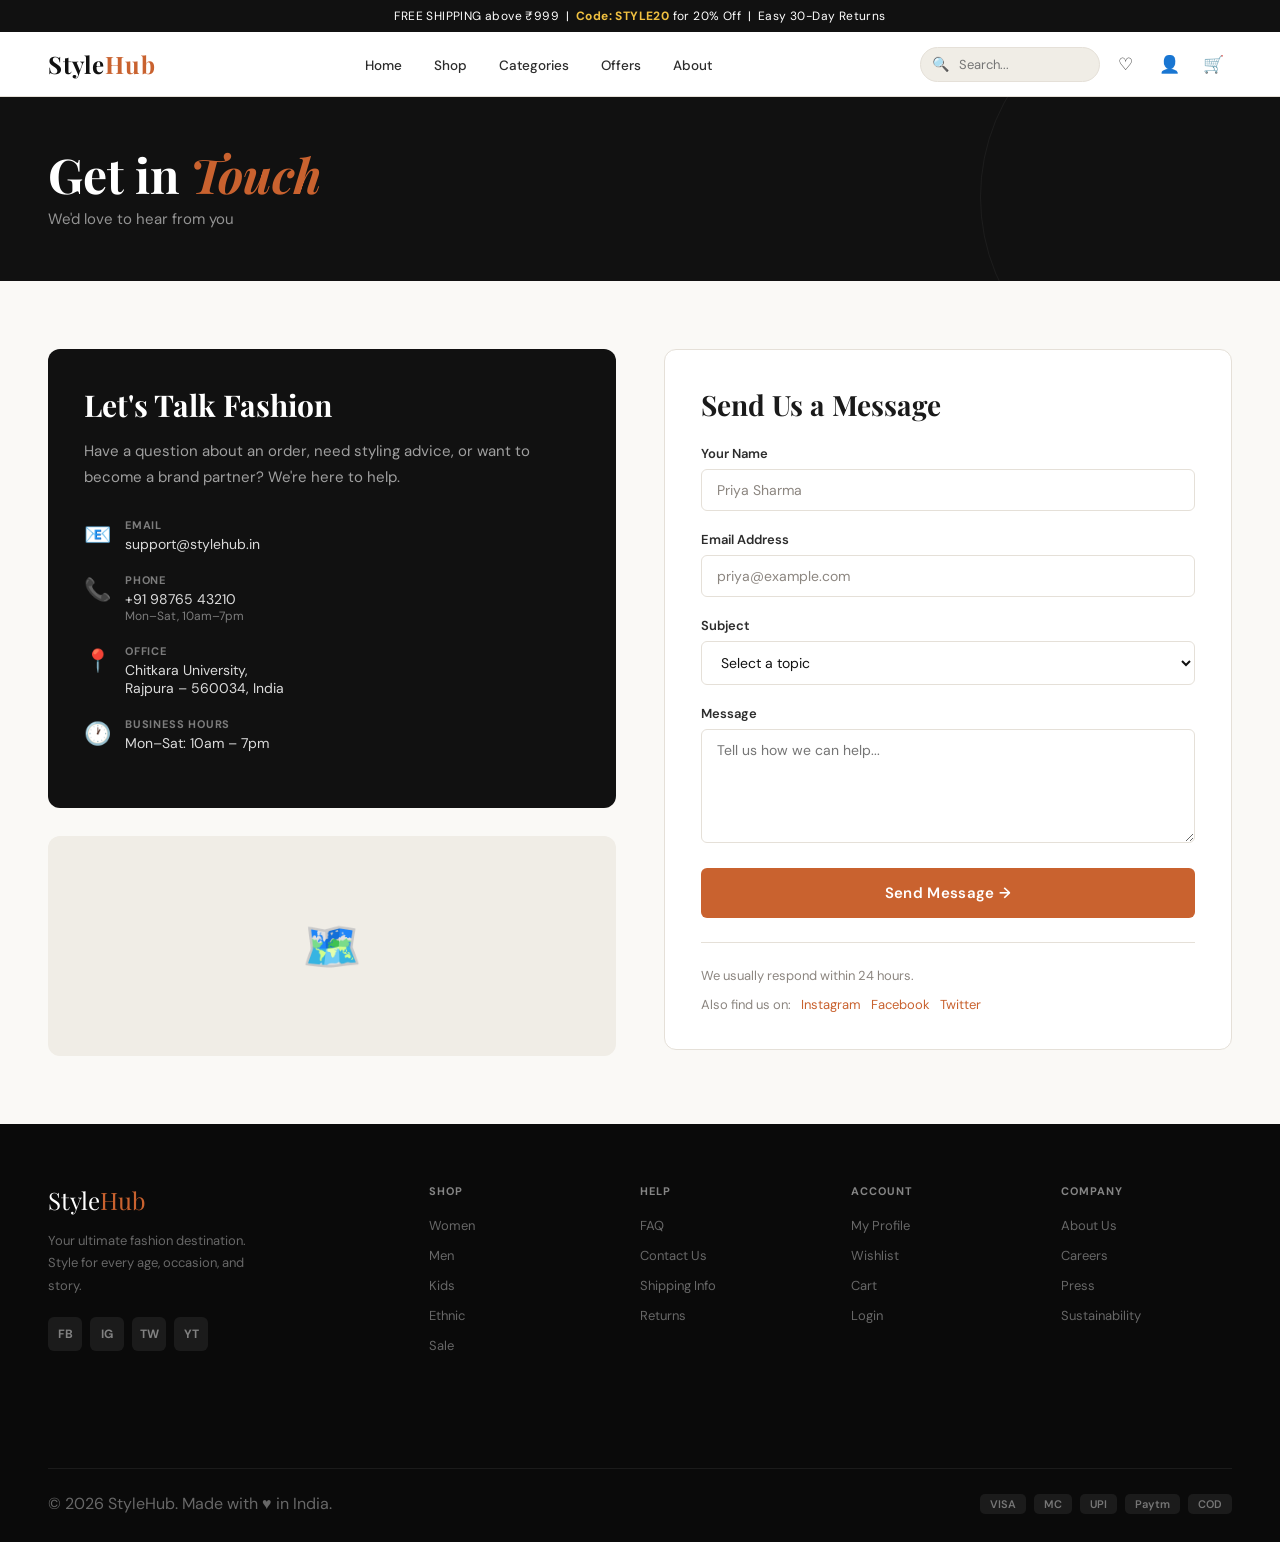
<file: projectnew/contact.html>
<!DOCTYPE html>
<html lang="en">

<head>
  <meta charset="UTF-8">
  <meta name="viewport" content="width=device-width, initial-scale=1.0">
  <title>Contact Us – StyleHub</title>
  <link rel="icon" type="image/svg+xml"
    href="data:image/svg+xml,%3Csvg xmlns='http://www.w3.org/2000/svg' viewBox='0 0 32 32'%3E%3Crect width='32' height='32' rx='8' fill='%23c0392b'/%3E%3Ctext x='50%25' y='50%25' dominant-baseline='central' text-anchor='middle' font-family='Georgia%2C serif' font-size='20' font-weight='700' fill='%23ffffff'%3ES%3C/text%3E%3C/svg%3E">
  <link rel="stylesheet" href="css/style.css">
  <style>
    .contact-layout {
      display: grid;
      grid-template-columns: 1fr 1fr;
      gap: 48px;
      align-items: start;
    }

    .contact-info-card {
      background: var(--ink);
      color: #fff;
      border-radius: var(--radius);
      padding: 36px;
    }

    .contact-info-card h2 {
      font-family: var(--font-display);
      font-size: 30px;
      margin-bottom: 14px;
    }

    .contact-info-card p {
      color: rgba(255, 255, 255, 0.6);
      font-size: 15px;
      line-height: 1.7;
      margin-bottom: 28px;
    }

    .contact-item {
      display: flex;
      align-items: flex-start;
      gap: 14px;
      margin-bottom: 20px;
    }

    .contact-item-icon {
      font-size: 22px;
      flex-shrink: 0;
      margin-top: 2px;
    }

    .contact-item-label {
      font-size: 11px;
      font-weight: 700;
      text-transform: uppercase;
      letter-spacing: 0.8px;
      color: rgba(255, 255, 255, 0.45);
      margin-bottom: 3px;
    }

    .contact-item-val {
      font-size: 14px;
      color: rgba(255, 255, 255, 0.85);
    }

    .contact-form-card {
      background: var(--white);
      border-radius: var(--radius);
      border: 1.5px solid var(--border);
      padding: 36px;
    }

    .contact-form-card h2 {
      font-family: var(--font-display);
      font-size: 28px;
      margin-bottom: 22px;
    }

    .map-placeholder {
      background: var(--sand);
      border-radius: var(--radius);
      height: 220px;
      display: flex;
      align-items: center;
      justify-content: center;
      font-size: 48px;
      margin-top: 28px;
      color: var(--muted);
    }

    @media(max-width:900px) {
      .contact-layout {
        grid-template-columns: 1fr;
      }
    }
  </style>
</head>

<body>
  <div id="navbar-mount"></div>
  <div class="page-banner">
    <div class="container">
      <div class="page-banner-title">Get in <em style="color:var(--rust);">Touch</em></div>
      <p class="page-banner-sub">We'd love to hear from you</p>
    </div>
  </div>

  <section class="section">
    <div class="container">
      <div class="contact-layout">
        <div>
          <div class="contact-info-card">
            <h2>Let's Talk Fashion</h2>
            <p>Have a question about an order, need styling advice, or want to become a brand partner? We're here to
              help.</p>
            <div class="contact-item">
              <span class="contact-item-icon">📧</span>
              <div>
                <div class="contact-item-label">Email</div>
                <div class="contact-item-val">support@stylehub.in</div>
              </div>
            </div>
            <div class="contact-item">
              <span class="contact-item-icon">📞</span>
              <div>
                <div class="contact-item-label">Phone</div>
                <div class="contact-item-val">+91 98765 43210</div>
                <div style="font-size:12px;color:rgba(255,255,255,0.45);">Mon–Sat, 10am–7pm</div>
              </div>
            </div>
            <div class="contact-item">
              <span class="contact-item-icon">📍</span>
              <div>
                <div class="contact-item-label">Office</div>
                <div class="contact-item-val">Chitkara University,<br>Rajpura – 560034, India</div>
              </div>
            </div>
            <div class="contact-item">
              <span class="contact-item-icon">🕐</span>
              <div>
                <div class="contact-item-label">Business Hours</div>
                <div class="contact-item-val">Mon–Sat: 10am – 7pm</div>
              </div>
            </div>
          </div>
          <div class="map-placeholder">🗺️</div>
        </div>
        <div class="contact-form-card">
          <h2>Send Us a Message</h2>
          <form onsubmit="submitContact(event)">
            <div class="form-group"><label class="form-label">Your Name</label><input class="form-input" id="ct-name"
                placeholder="Priya Sharma" required></div>
            <div class="form-group"><label class="form-label">Email Address</label><input class="form-input"
                id="ct-email" type="email" placeholder="priya@example.com" required></div>
            <div class="form-group"><label class="form-label">Subject</label>
              <select class="form-select" id="ct-subject">
                <option value="">Select a topic</option>
                <option>Order Issue</option>
                <option>Return / Exchange</option>
                <option>Product Query</option>
                <option>Delivery Tracking</option>
                <option>Partnership / B2B</option>
                <option>Other</option>
              </select>
            </div>
            <div class="form-group"><label class="form-label">Message</label><textarea class="form-textarea" id="ct-msg"
                rows="5" placeholder="Tell us how we can help..." required></textarea></div>
            <button type="submit" class="btn btn-secondary btn-lg btn-full">Send Message →</button>
          </form>
          <div style="margin-top:24px;padding-top:24px;border-top:1px solid var(--border);">
            <p style="font-size:13px;color:var(--muted);margin-bottom:12px;">We usually respond within 24 hours.</p>
            <div style="display:flex;gap:10px;">
              <span style="font-size:13px;color:var(--muted);">Also find us on:</span>
              <a href="#" style="font-size:13px;color:var(--rust);">Instagram</a>
              <a href="#" style="font-size:13px;color:var(--rust);">Facebook</a>
              <a href="#" style="font-size:13px;color:var(--rust);">Twitter</a>
            </div>
          </div>
        </div>
      </div>
    </div>
  </section>
  <div id="footer-mount"></div>
  <script src="js/main.js"></script>
  <script>
    document.getElementById('navbar-mount').innerHTML = buildNavbar('contact.html');
    document.getElementById('footer-mount').innerHTML = buildFooter();
    function submitContact(e) {
      e.preventDefault();
      showToast('✅ Message sent! We\'ll get back to you within 24 hours.', 'success');
      e.target.reset();
    }
  </script>
</body>

</html>
</file>
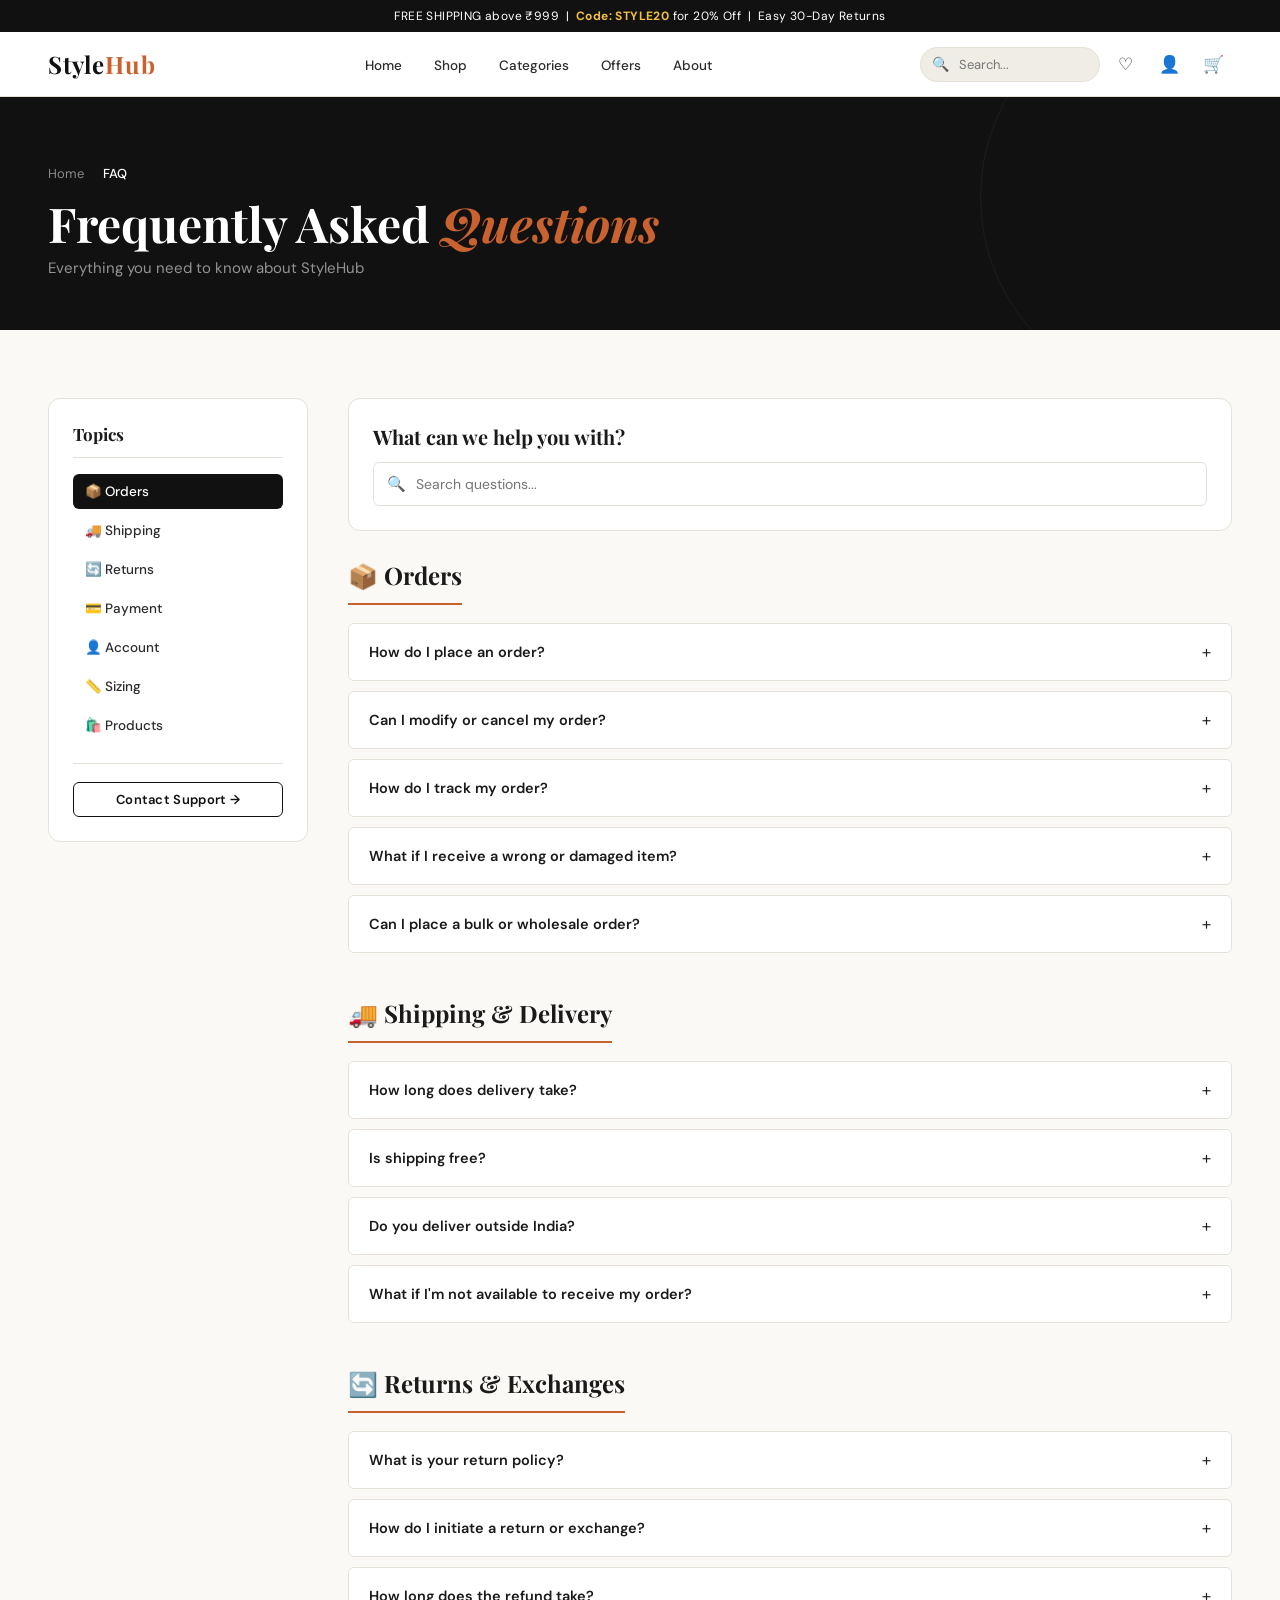
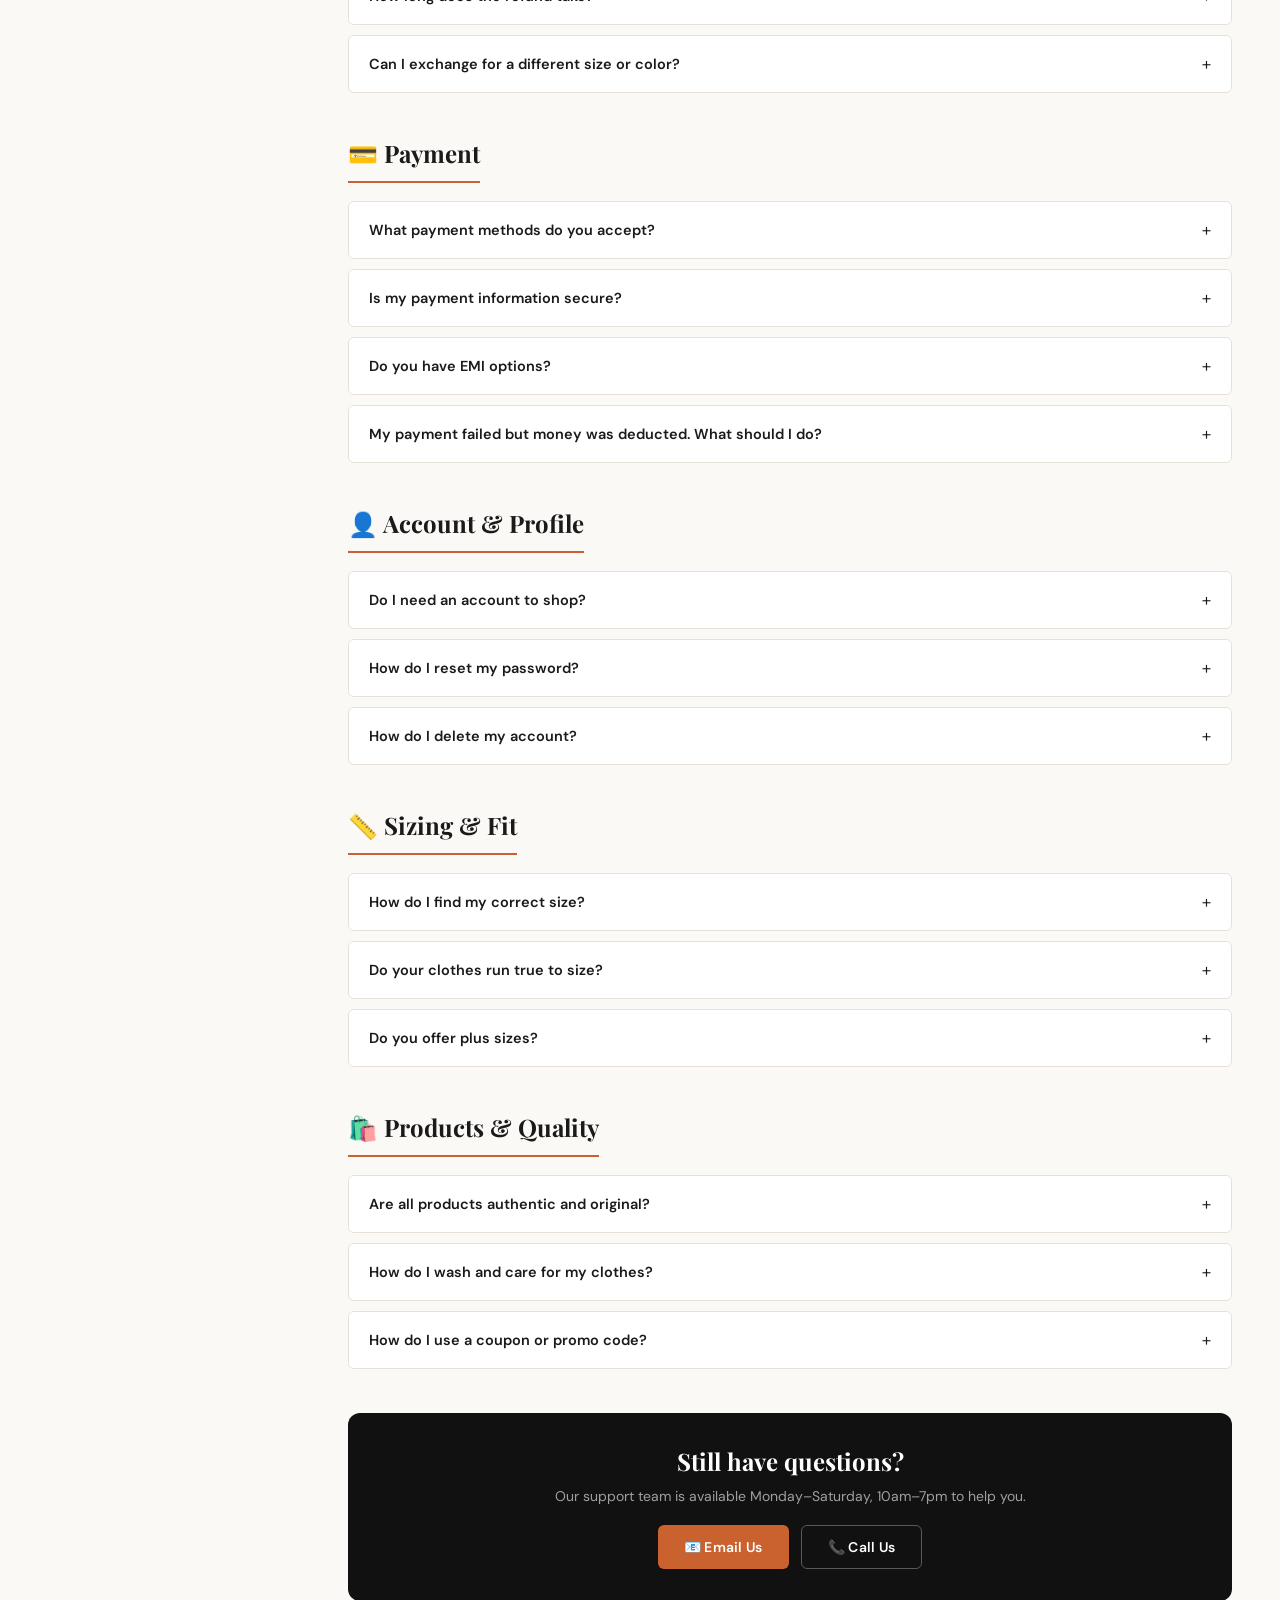
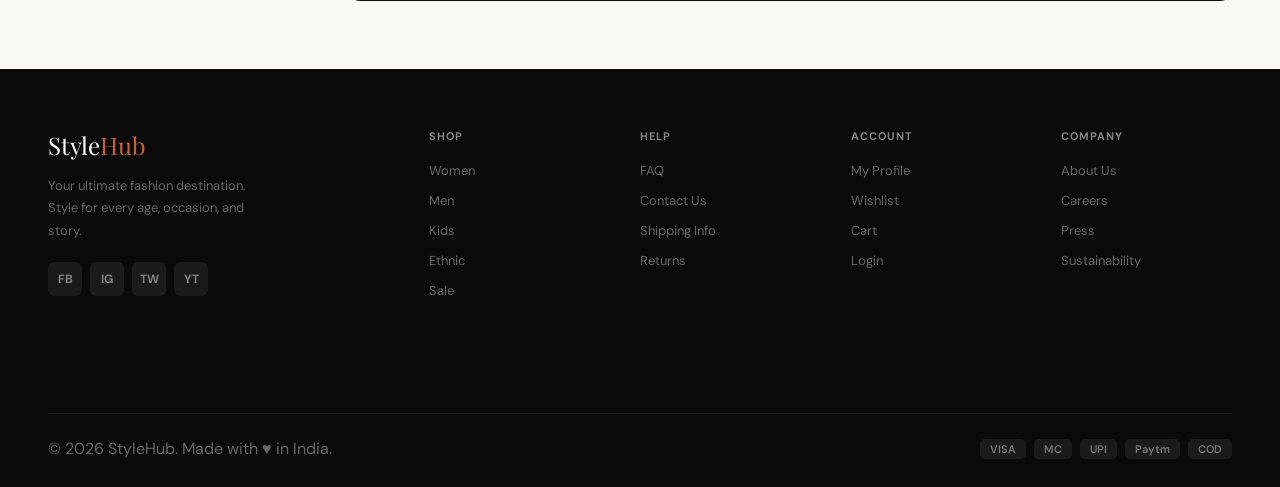
<file: projectnew/faq.html>
<!DOCTYPE html>
<html lang="en">

<head>
  <meta charset="UTF-8">
  <meta name="viewport" content="width=device-width, initial-scale=1.0">
  <title>FAQ – StyleHub</title>
  <link rel="icon" type="image/svg+xml"
    href="data:image/svg+xml,%3Csvg xmlns='http://www.w3.org/2000/svg' viewBox='0 0 32 32'%3E%3Crect width='32' height='32' rx='8' fill='%23c0392b'/%3E%3Ctext x='50%25' y='50%25' dominant-baseline='central' text-anchor='middle' font-family='Georgia%2C serif' font-size='20' font-weight='700' fill='%23ffffff'%3ES%3C/text%3E%3C/svg%3E">
  <link rel="stylesheet" href="css/style.css">
  <style>
    .faq-layout {
      display: grid;
      grid-template-columns: 260px 1fr;
      gap: 40px;
      align-items: start;
    }

    .faq-nav {
      background: var(--white);
      border-radius: var(--radius);
      border: 1.5px solid var(--border);
      padding: 24px;
      position: sticky;
      top: 80px;
    }

    .faq-nav h3 {
      font-family: var(--font-display);
      font-size: 17px;
      margin-bottom: 16px;
      padding-bottom: 12px;
      border-bottom: 1px solid var(--border);
    }

    .faq-nav-link {
      display: block;
      padding: 9px 12px;
      border-radius: var(--radius-sm);
      font-size: 13.5px;
      font-weight: 500;
      color: var(--ink-soft);
      transition: var(--transition);
      margin-bottom: 4px;
      cursor: pointer;
    }

    .faq-nav-link:hover,
    .faq-nav-link.active {
      background: var(--ink);
      color: #fff;
    }

    .faq-section {
      margin-bottom: 44px;
    }

    .faq-section-title {
      font-family: var(--font-display);
      font-size: 24px;
      font-weight: 700;
      margin-bottom: 18px;
      padding-bottom: 12px;
      border-bottom: 2px solid var(--rust);
      display: inline-block;
    }

    .faq-item {
      border: 1.5px solid var(--border);
      border-radius: var(--radius-sm);
      margin-bottom: 10px;
      overflow: hidden;
      transition: var(--transition);
    }

    .faq-item.open {
      border-color: var(--ink);
    }

    .faq-question {
      padding: 16px 20px;
      font-size: 14.5px;
      font-weight: 600;
      cursor: pointer;
      display: flex;
      align-items: center;
      justify-content: space-between;
      gap: 14px;
      background: var(--white);
      transition: var(--transition);
      user-select: none;
    }

    .faq-question:hover {
      background: var(--sand);
    }

    .faq-item.open .faq-question {
      background: var(--ink);
      color: #fff;
    }

    .faq-icon {
      font-size: 18px;
      font-weight: 300;
      flex-shrink: 0;
      transition: transform 0.3s;
    }

    .faq-item.open .faq-icon {
      transform: rotate(45deg);
    }

    .faq-answer {
      max-height: 0;
      overflow: hidden;
      transition: max-height 0.35s ease, padding 0.3s ease;
      background: var(--white);
    }

    .faq-answer.open {
      max-height: 400px;
    }

    .faq-answer-inner {
      padding: 16px 20px 20px;
      font-size: 14px;
      line-height: 1.8;
      color: var(--ink-soft);
      border-top: 1px solid var(--border);
    }

    .faq-answer-inner a {
      color: var(--rust);
      font-weight: 600;
    }

    .faq-search-box {
      background: var(--white);
      border-radius: var(--radius);
      border: 1.5px solid var(--border);
      padding: 24px;
      margin-bottom: 28px;
    }

    .faq-search-box h3 {
      font-family: var(--font-display);
      font-size: 20px;
      margin-bottom: 12px;
    }

    .faq-search-wrap {
      position: relative;
    }

    .faq-search-input {
      width: 100%;
      padding: 12px 16px 12px 42px;
      border: 1.5px solid var(--border);
      border-radius: var(--radius-sm);
      font-size: 14px;
      font-family: var(--font-body);
      outline: none;
      transition: var(--transition);
    }

    .faq-search-input:focus {
      border-color: var(--ink);
    }

    .faq-search-ico {
      position: absolute;
      left: 14px;
      top: 50%;
      transform: translateY(-50%);
      font-size: 15px;
      color: var(--muted);
      pointer-events: none;
    }

    .contact-cta {
      background: var(--ink);
      border-radius: var(--radius);
      padding: 32px;
      text-align: center;
      color: #fff;
      margin-top: 40px;
    }

    .contact-cta h3 {
      font-family: var(--font-display);
      font-size: 24px;
      margin-bottom: 10px;
    }

    .contact-cta p {
      color: rgba(255, 255, 255, 0.6);
      font-size: 14px;
      margin-bottom: 20px;
    }

    @media(max-width:900px) {
      .faq-layout {
        grid-template-columns: 1fr;
      }

      .faq-nav {
        position: static;
      }
    }
  </style>
</head>

<body>

  <div id="navbar-mount"></div>
  <div class="page-banner">
    <div class="container">
      <div class="breadcrumb" style="color:rgba(255,255,255,0.5);">
        <a href="index.html" style="color:rgba(255,255,255,0.5);">Home</a>
        <span class="breadcrumb-sep">›</span>
        <span style="color:#fff;">FAQ</span>
      </div>
      <div class="page-banner-title">Frequently Asked <em style="color:var(--rust);">Questions</em></div>
      <p class="page-banner-sub">Everything you need to know about StyleHub</p>
    </div>
  </div>

  <section class="section">
    <div class="container">
      <div class="faq-layout">

        <!-- SIDEBAR NAV -->
        <aside class="faq-nav">
          <h3>Topics</h3>
          <span class="faq-nav-link active" onclick="scrollToSection('orders')">📦 Orders</span>
          <span class="faq-nav-link" onclick="scrollToSection('shipping')" id="shipping">🚚 Shipping</span>
          <span class="faq-nav-link" onclick="scrollToSection('returns')" id="returns">🔄 Returns</span>
          <span class="faq-nav-link" onclick="scrollToSection('payment')">💳 Payment</span>
          <span class="faq-nav-link" onclick="scrollToSection('account')">👤 Account</span>
          <span class="faq-nav-link" onclick="scrollToSection('sizing')">📏 Sizing</span>
          <span class="faq-nav-link" onclick="scrollToSection('products')">🛍️ Products</span>
          <div style="margin-top:20px;padding-top:18px;border-top:1px solid var(--border);">
            <a href="contact.html" class="btn btn-outline btn-full btn-sm">Contact Support →</a>
          </div>
        </aside>

        <!-- FAQ CONTENT -->
        <div>
          <!-- SEARCH -->
          <div class="faq-search-box">
            <h3>What can we help you with?</h3>
            <div class="faq-search-wrap">
              <span class="faq-search-ico">🔍</span>
              <input class="faq-search-input" type="text" placeholder="Search questions..."
                oninput="searchFAQ(this.value)">
            </div>
          </div>

          <!-- ORDERS -->
          <div class="faq-section" id="orders">
            <div class="faq-section-title">📦 Orders</div>
            <div class="faq-items-wrap">
              <div class="faq-item">
                <div class="faq-question" onclick="toggleFAQ(this)">How do I place an order?<span
                    class="faq-icon">+</span></div>
                <div class="faq-answer">
                  <div class="faq-answer-inner">Simply browse our products, select your size, click "Add to Cart", and
                    proceed to checkout. You can pay via UPI, credit/debit card, or Cash on Delivery. You'll receive a
                    confirmation email once your order is placed.</div>
                </div>
              </div>
              <div class="faq-item">
                <div class="faq-question" onclick="toggleFAQ(this)">Can I modify or cancel my order?<span
                    class="faq-icon">+</span></div>
                <div class="faq-answer">
                  <div class="faq-answer-inner">You can cancel or modify your order within 2 hours of placing it. After
                    that, if the order is already shipped, you'll need to follow the return process. Contact us at <a
                      href="contact.html">support@stylehub.in</a> immediately.</div>
                </div>
              </div>
              <div class="faq-item">
                <div class="faq-question" onclick="toggleFAQ(this)">How do I track my order?<span
                    class="faq-icon">+</span></div>
                <div class="faq-answer">
                  <div class="faq-answer-inner">Once your order is shipped, you'll receive an SMS and email with a
                    tracking number and link. You can also track your order by logging into your account and visiting
                    the "My Orders" section under your profile.</div>
                </div>
              </div>
              <div class="faq-item">
                <div class="faq-question" onclick="toggleFAQ(this)">What if I receive a wrong or damaged item?<span
                    class="faq-icon">+</span></div>
                <div class="faq-answer">
                  <div class="faq-answer-inner">We're sorry for the inconvenience! Please contact us within 48 hours of
                    delivery with your order ID and a photo of the item. We'll arrange an immediate replacement or full
                    refund — no questions asked.</div>
                </div>
              </div>
              <div class="faq-item">
                <div class="faq-question" onclick="toggleFAQ(this)">Can I place a bulk or wholesale order?<span
                    class="faq-icon">+</span></div>
                <div class="faq-answer">
                  <div class="faq-answer-inner">Yes! For bulk orders (10+ items), please reach out to us at <a
                      href="contact.html">our B2B page</a> or email business@stylehub.in. We offer special pricing and
                    customization for corporate and wholesale orders.</div>
                </div>
              </div>
            </div>
          </div>

          <!-- SHIPPING -->
          <div class="faq-section" id="shipping-section">
            <div class="faq-section-title">🚚 Shipping & Delivery</div>
            <div class="faq-items-wrap">
              <div class="faq-item">
                <div class="faq-question" onclick="toggleFAQ(this)">How long does delivery take?<span
                    class="faq-icon">+</span></div>
                <div class="faq-answer">
                  <div class="faq-answer-inner">Standard delivery takes 3–5 business days. Express delivery (1–2 days)
                    is available for metro cities at an additional charge of ₹99. Delivery times may vary during peak
                    seasons and festivals.</div>
                </div>
              </div>
              <div class="faq-item">
                <div class="faq-question" onclick="toggleFAQ(this)">Is shipping free?<span class="faq-icon">+</span>
                </div>
                <div class="faq-answer">
                  <div class="faq-answer-inner">Yes! Shipping is completely free on all orders above ₹999. For orders
                    below ₹999, a nominal shipping charge of ₹99 applies. You can always add more items to your cart to
                    qualify for free shipping.</div>
                </div>
              </div>
              <div class="faq-item">
                <div class="faq-question" onclick="toggleFAQ(this)">Do you deliver outside India?<span
                    class="faq-icon">+</span></div>
                <div class="faq-answer">
                  <div class="faq-answer-inner">Currently, StyleHub delivers only within India to 500+ cities and towns.
                    We're working on international shipping and hope to launch it soon. Stay tuned!</div>
                </div>
              </div>
              <div class="faq-item">
                <div class="faq-question" onclick="toggleFAQ(this)">What if I'm not available to receive my order?<span
                    class="faq-icon">+</span></div>
                <div class="faq-answer">
                  <div class="faq-answer-inner">Our delivery partner will attempt delivery up to 3 times. You can also
                    reschedule delivery by contacting the courier directly using the tracking link. Alternatively, you
                    can pick it up from the nearest delivery hub.</div>
                </div>
              </div>
            </div>
          </div>

          <!-- RETURNS -->
          <div class="faq-section" id="returns-section">
            <div class="faq-section-title">🔄 Returns & Exchanges</div>
            <div class="faq-items-wrap">
              <div class="faq-item">
                <div class="faq-question" onclick="toggleFAQ(this)">What is your return policy?<span
                    class="faq-icon">+</span></div>
                <div class="faq-answer">
                  <div class="faq-answer-inner">We offer hassle-free returns within 30 days of delivery. The item must
                    be unworn, unwashed, and in original packaging with tags attached. Some items like innerwear and
                    customized products are not eligible for return.</div>
                </div>
              </div>
              <div class="faq-item">
                <div class="faq-question" onclick="toggleFAQ(this)">How do I initiate a return or exchange?<span
                    class="faq-icon">+</span></div>
                <div class="faq-answer">
                  <div class="faq-answer-inner">Log into your account → My Orders → Select the item → Click
                    "Return/Exchange". Fill in the reason and submit. A pickup will be scheduled within 2–3 business
                    days. Refunds are processed within 5–7 working days after pickup.</div>
                </div>
              </div>
              <div class="faq-item">
                <div class="faq-question" onclick="toggleFAQ(this)">How long does the refund take?<span
                    class="faq-icon">+</span></div>
                <div class="faq-answer">
                  <div class="faq-answer-inner">Once we receive and inspect the returned item, refunds are processed
                    within 5–7 business days. The amount is credited to your original payment method — UPI/bank account
                    (2–3 days), card (5–7 days), or as StyleHub wallet credits (instant).</div>
                </div>
              </div>
              <div class="faq-item">
                <div class="faq-question" onclick="toggleFAQ(this)">Can I exchange for a different size or color?<span
                    class="faq-icon">+</span></div>
                <div class="faq-answer">
                  <div class="faq-answer-inner">Yes! Exchanges for different sizes or colors are free of charge, subject
                    to availability. If the requested item is out of stock, we'll issue a full refund or store credit.
                  </div>
                </div>
              </div>
            </div>
          </div>

          <!-- PAYMENT -->
          <div class="faq-section" id="payment">
            <div class="faq-section-title">💳 Payment</div>
            <div class="faq-items-wrap">
              <div class="faq-item">
                <div class="faq-question" onclick="toggleFAQ(this)">What payment methods do you accept?<span
                    class="faq-icon">+</span></div>
                <div class="faq-answer">
                  <div class="faq-answer-inner">We accept all major payment methods: UPI (Google Pay, PhonePe, Paytm),
                    credit/debit cards (Visa, Mastercard, RuPay), net banking, and Cash on Delivery (COD) for orders up
                    to ₹10,000.</div>
                </div>
              </div>
              <div class="faq-item">
                <div class="faq-question" onclick="toggleFAQ(this)">Is my payment information secure?<span
                    class="faq-icon">+</span></div>
                <div class="faq-answer">
                  <div class="faq-answer-inner">Absolutely. All transactions are encrypted using 256-bit SSL technology.
                    We never store your card details on our servers. Our payment gateway is PCI-DSS compliant and
                    certified by leading security auditors.</div>
                </div>
              </div>
              <div class="faq-item">
                <div class="faq-question" onclick="toggleFAQ(this)">Do you have EMI options?<span
                    class="faq-icon">+</span></div>
                <div class="faq-answer">
                  <div class="faq-answer-inner">Yes! EMI is available on orders above ₹3,000 through select credit cards
                    (HDFC, ICICI, SBI, Axis) for 3, 6, and 12 month tenures. No-cost EMI is available on select products
                    during promotional periods.</div>
                </div>
              </div>
              <div class="faq-item">
                <div class="faq-question" onclick="toggleFAQ(this)">My payment failed but money was deducted. What
                  should I do?<span class="faq-icon">+</span></div>
                <div class="faq-answer">
                  <div class="faq-answer-inner">Don't worry! If a payment fails after being deducted, the amount is
                    automatically reversed to your account within 5–7 business days by your bank. If not, email us at
                    support@stylehub.in with your transaction ID and we'll resolve it immediately.</div>
                </div>
              </div>
            </div>
          </div>

          <!-- ACCOUNT -->
          <div class="faq-section" id="account">
            <div class="faq-section-title">👤 Account & Profile</div>
            <div class="faq-items-wrap">
              <div class="faq-item">
                <div class="faq-question" onclick="toggleFAQ(this)">Do I need an account to shop?<span
                    class="faq-icon">+</span></div>
                <div class="faq-answer">
                  <div class="faq-answer-inner">You can browse and add items to your cart without an account. However,
                    to complete a purchase, you'll need to create a free account or log in. This helps us save your
                    order history, addresses, and preferences.</div>
                </div>
              </div>
              <div class="faq-item">
                <div class="faq-question" onclick="toggleFAQ(this)">How do I reset my password?<span
                    class="faq-icon">+</span></div>
                <div class="faq-answer">
                  <div class="faq-answer-inner">Click "Forgot Password?" on the login page. Enter your registered email
                    address and we'll send you a password reset link. The link is valid for 24 hours. Check your spam
                    folder if you don't see the email.</div>
                </div>
              </div>
              <div class="faq-item">
                <div class="faq-question" onclick="toggleFAQ(this)">How do I delete my account?<span
                    class="faq-icon">+</span></div>
                <div class="faq-answer">
                  <div class="faq-answer-inner">We're sad to see you go! To delete your account, please contact us at
                    support@stylehub.in with your registered email. We'll process the request within 7 business days.
                    Note: Order history and pending refunds must be resolved before deletion.</div>
                </div>
              </div>
            </div>
          </div>

          <!-- SIZING -->
          <div class="faq-section" id="sizing">
            <div class="faq-section-title">📏 Sizing & Fit</div>
            <div class="faq-items-wrap">
              <div class="faq-item">
                <div class="faq-question" onclick="toggleFAQ(this)">How do I find my correct size?<span
                    class="faq-icon">+</span></div>
                <div class="faq-answer">
                  <div class="faq-answer-inner">Each product page has a detailed Size Guide tab with chest, waist, and
                    hip measurements. We recommend measuring yourself with a measuring tape and comparing with our size
                    chart. When in doubt, size up — you can always exchange for a better fit.</div>
                </div>
              </div>
              <div class="faq-item">
                <div class="faq-question" onclick="toggleFAQ(this)">Do your clothes run true to size?<span
                    class="faq-icon">+</span></div>
                <div class="faq-answer">
                  <div class="faq-answer-inner">Most of our products are true to size. However, this can vary by brand
                    and fabric type. We recommend checking customer reviews for size feedback, as many shoppers mention
                    if items run small or large.</div>
                </div>
              </div>
              <div class="faq-item">
                <div class="faq-question" onclick="toggleFAQ(this)">Do you offer plus sizes?<span
                    class="faq-icon">+</span></div>
                <div class="faq-answer">
                  <div class="faq-answer-inner">Yes! We believe fashion is for everybody. We offer sizes from XS to XXXL
                    (and up to 3XL for select categories). Use the size filter on the products page to browse items
                    available in your size.</div>
                </div>
              </div>
            </div>
          </div>

          <!-- PRODUCTS -->
          <div class="faq-section" id="products">
            <div class="faq-section-title">🛍️ Products & Quality</div>
            <div class="faq-items-wrap">
              <div class="faq-item">
                <div class="faq-question" onclick="toggleFAQ(this)">Are all products authentic and original?<span
                    class="faq-icon">+</span></div>
                <div class="faq-answer">
                  <div class="faq-answer-inner">100% yes! We source directly from verified brands and manufacturers.
                    Every product listed on StyleHub passes our quality check before it's made available to customers.
                    We have a zero-tolerance policy for counterfeit goods.</div>
                </div>
              </div>
              <div class="faq-item">
                <div class="faq-question" onclick="toggleFAQ(this)">How do I wash and care for my clothes?<span
                    class="faq-icon">+</span></div>
                <div class="faq-answer">
                  <div class="faq-answer-inner">Each garment comes with a care label inside. General tips: machine wash
                    on gentle cycle for cottons, hand wash for delicates and ethnic wear, dry-clean only for silk sarees
                    and sherwanis. Avoid direct sunlight for colored fabrics.</div>
                </div>
              </div>
              <div class="faq-item">
                <div class="faq-question" onclick="toggleFAQ(this)">How do I use a coupon or promo code?<span
                    class="faq-icon">+</span></div>
                <div class="faq-answer">
                  <div class="faq-answer-inner">On the Cart page, you'll find a "Have a coupon?" section. Enter your
                    code and click "Apply". The discount will be reflected in your order total. Only one coupon can be
                    applied per order. Try code <b>STYLE20</b> for 20% off!</div>
                </div>
              </div>
            </div>
          </div>

          <!-- CONTACT CTA -->
          <div class="contact-cta">
            <h3>Still have questions?</h3>
            <p>Our support team is available Monday–Saturday, 10am–7pm to help you.</p>
            <div style="display:flex;gap:12px;justify-content:center;flex-wrap:wrap;">
              <a href="contact.html" class="btn btn-secondary">📧 Email Us</a>
              <a href="tel:+919876543210" class="btn btn-outline"
                style="color:#fff;border-color:rgba(255,255,255,0.3);">📞 Call Us</a>
            </div>
          </div>

        </div>
      </div>
    </div>
  </section>

  <div id="footer-mount"></div>
  <script src="js/main.js"></script>
  <script>
    document.getElementById('navbar-mount').innerHTML = buildNavbar('faq.html');
    document.getElementById('footer-mount').innerHTML = buildFooter();

    function toggleFAQ(questionEl) {
      const item = questionEl.parentElement;
      const answer = item.querySelector('.faq-answer');
      const isOpen = item.classList.contains('open');
      // Close all
      document.querySelectorAll('.faq-item').forEach(i => {
        i.classList.remove('open');
        i.querySelector('.faq-answer').classList.remove('open');
      });
      // Open clicked (if wasn't open)
      if (!isOpen) {
        item.classList.add('open');
        answer.classList.add('open');
      }
    }

    function scrollToSection(id) {
      const map = { shipping: 'shipping-section', returns: 'returns-section' };
      const target = document.getElementById(map[id] || id);
      if (target) target.scrollIntoView({ behavior: 'smooth', block: 'start' });
      document.querySelectorAll('.faq-nav-link').forEach(l => l.classList.remove('active'));
      event.currentTarget.classList.add('active');
    }

    function searchFAQ(query) {
      const q = query.toLowerCase().trim();
      document.querySelectorAll('.faq-item').forEach(item => {
        const text = item.querySelector('.faq-question').textContent.toLowerCase()
          + (item.querySelector('.faq-answer-inner')?.textContent.toLowerCase() || '');
        item.style.display = (!q || text.includes(q)) ? '' : 'none';
      });
      // Show/hide section headings based on visible items
      document.querySelectorAll('.faq-section').forEach(sec => {
        const visible = [...sec.querySelectorAll('.faq-item')].some(i => i.style.display !== 'none');
        sec.style.display = visible ? '' : 'none';
      });
    }

    // Open section from URL hash (e.g. faq.html#shipping)
    const hash = window.location.hash.slice(1);
    if (hash) {
      setTimeout(() => scrollToSection(hash), 300);
    }
  </script>
</body>

</html>
</file>
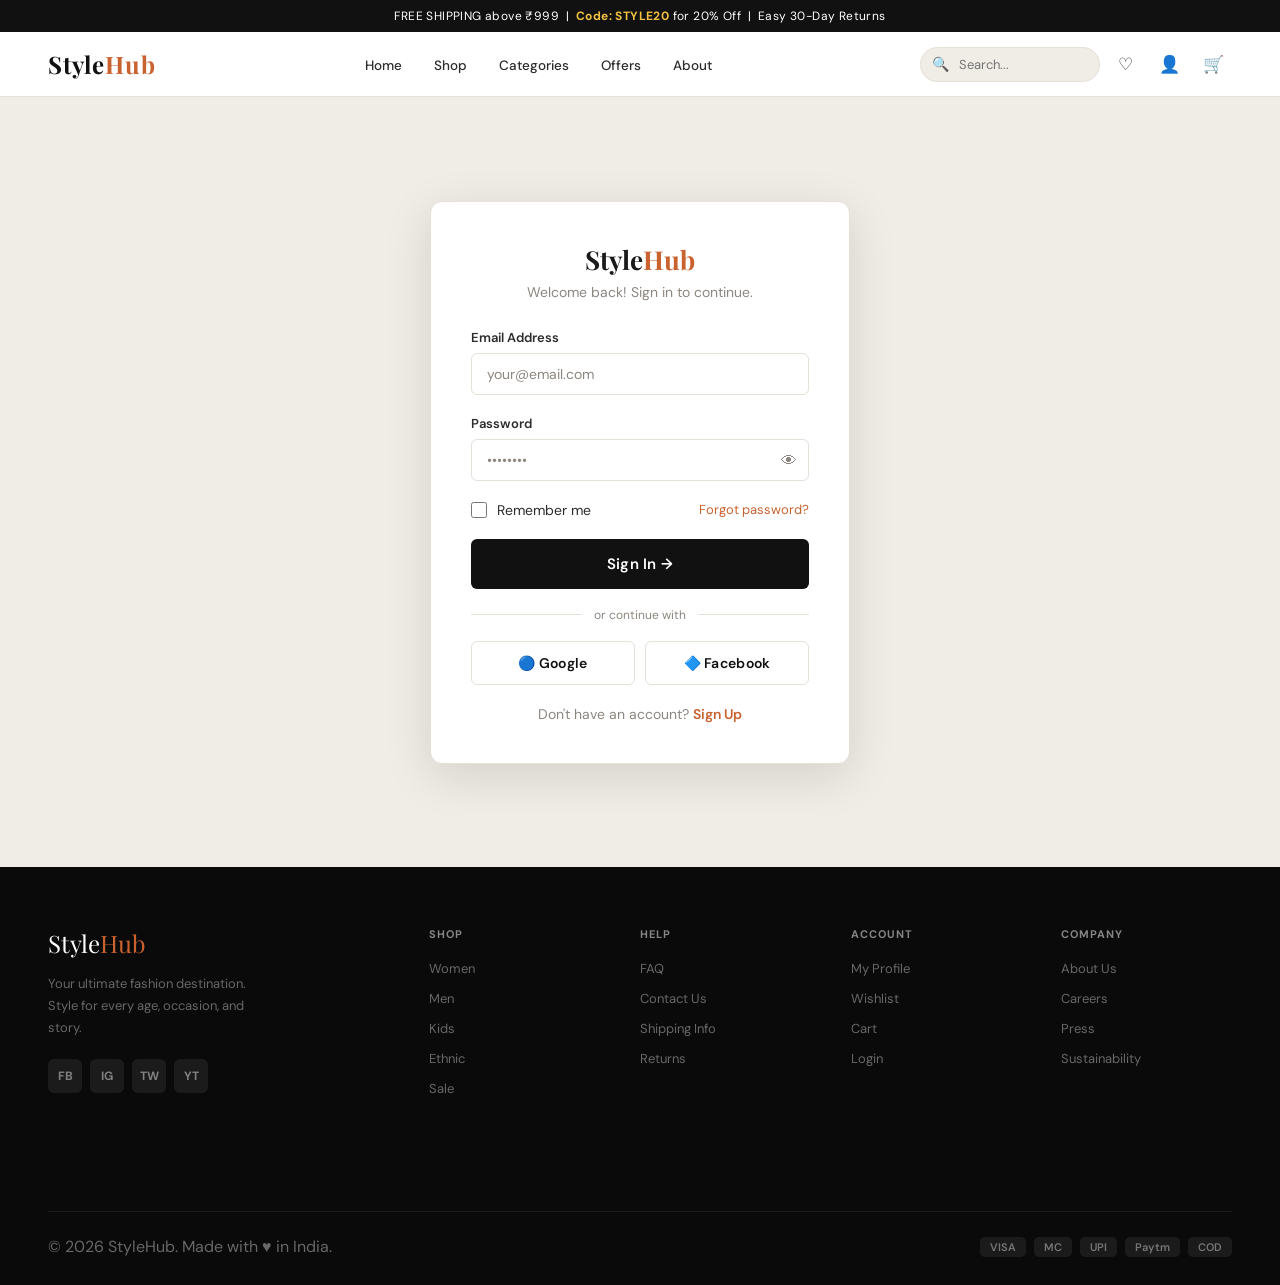
<file: projectnew/login.html>
<!DOCTYPE html>
<html lang="en">

<head>
  <meta charset="UTF-8">
  <meta name="viewport" content="width=device-width, initial-scale=1.0">
  <title>Login – StyleHub</title>
  <link rel="icon" type="image/svg+xml"
    href="data:image/svg+xml,%3Csvg xmlns='http://www.w3.org/2000/svg' viewBox='0 0 32 32'%3E%3Crect width='32' height='32' rx='8' fill='%23c0392b'/%3E%3Ctext x='50%25' y='50%25' dominant-baseline='central' text-anchor='middle' font-family='Georgia%2C serif' font-size='20' font-weight='700' fill='%23ffffff'%3ES%3C/text%3E%3C/svg%3E">
  <link rel="stylesheet" href="css/style.css">
  <style>
    .auth-wrap {
      min-height: calc(100vh - 130px);
      display: flex;
      align-items: center;
      justify-content: center;
      padding: 40px 20px;
      background: var(--sand);
    }

    .auth-card {
      background: var(--white);
      border-radius: var(--radius);
      border: 1.5px solid var(--border);
      padding: 40px;
      width: 100%;
      max-width: 420px;
      box-shadow: var(--shadow-lg);
    }

    .auth-logo {
      font-family: var(--font-display);
      font-size: 26px;
      font-weight: 700;
      text-align: center;
      margin-bottom: 6px;
    }

    .auth-logo span {
      color: var(--rust);
    }

    .auth-subtitle {
      text-align: center;
      color: var(--muted);
      font-size: 14px;
      margin-bottom: 28px;
    }

    .auth-divider {
      display: flex;
      align-items: center;
      gap: 12px;
      margin: 18px 0;
    }

    .auth-divider::before,
    .auth-divider::after {
      content: '';
      flex: 1;
      height: 1px;
      background: var(--border);
    }

    .auth-divider span {
      font-size: 12px;
      color: var(--muted);
    }

    .auth-switch {
      text-align: center;
      font-size: 14px;
      margin-top: 20px;
      color: var(--muted);
    }

    .auth-switch a {
      color: var(--rust);
      font-weight: 600;
    }

    .pass-toggle {
      position: relative;
    }

    .pass-toggle input {
      padding-right: 44px;
    }

    .pass-eye {
      position: absolute;
      right: 12px;
      top: 50%;
      transform: translateY(-50%);
      cursor: pointer;
      font-size: 16px;
      color: var(--muted);
    }
  </style>
</head>

<body>
  <div id="navbar-mount"></div>
  <div class="auth-wrap">
    <div class="auth-card">
      <div class="auth-logo">Style<span>Hub</span></div>
      <div class="auth-subtitle">Welcome back! Sign in to continue.</div>
      <div id="login-alert"></div>
      <form onsubmit="handleLogin(event)">
        <div class="form-group">
          <label class="form-label">Email Address</label>
          <input class="form-input" id="login-email" type="email" placeholder="your@email.com" required>
        </div>
        <div class="form-group">
          <label class="form-label">Password</label>
          <div class="pass-toggle">
            <input class="form-input" id="login-pass" type="password" placeholder="••••••••" required>
            <span class="pass-eye" onclick="togglePass('login-pass',this)">👁</span>
          </div>
        </div>
        <div style="display:flex;justify-content:space-between;align-items:center;margin-bottom:20px;">
          <label class="form-check"><input type="checkbox">
            <span class="form-check-label">Remember me</span>
          </label>
          <a href="#" style="font-size:13px;color:var(--rust);">Forgot password?</a>
        </div>
        <button type="submit" class="btn btn-primary btn-full btn-lg">Sign In →</button>
      </form>
      <div class="auth-divider"><span>or continue with</span></div>
      <div style="display:flex;gap:10px;">
        <button class="btn btn-ghost btn-full" onclick="showToast('Google login coming soon!')">🔵 Google</button>
        <button class="btn btn-ghost btn-full" onclick="showToast('Facebook login coming soon!')">🔷 Facebook</button>
      </div>
      <div class="auth-switch">Don't have an account? <a href="signup.html">Sign Up</a></div>
    </div>
  </div>
  <div id="footer-mount"></div>
  <script src="js/main.js"></script>
  <script src="js/auth.js"></script>
  <script>
    document.getElementById('navbar-mount').innerHTML = buildNavbar('login.html');
    document.getElementById('footer-mount').innerHTML = buildFooter();
    function togglePass(id, eye) {
      const inp = document.getElementById(id);
      inp.type = inp.type === 'password' ? 'text' : 'password';
      eye.textContent = inp.type === 'password' ? '👁' : '🙈';
    }
  </script>
</body>

</html>
</file>
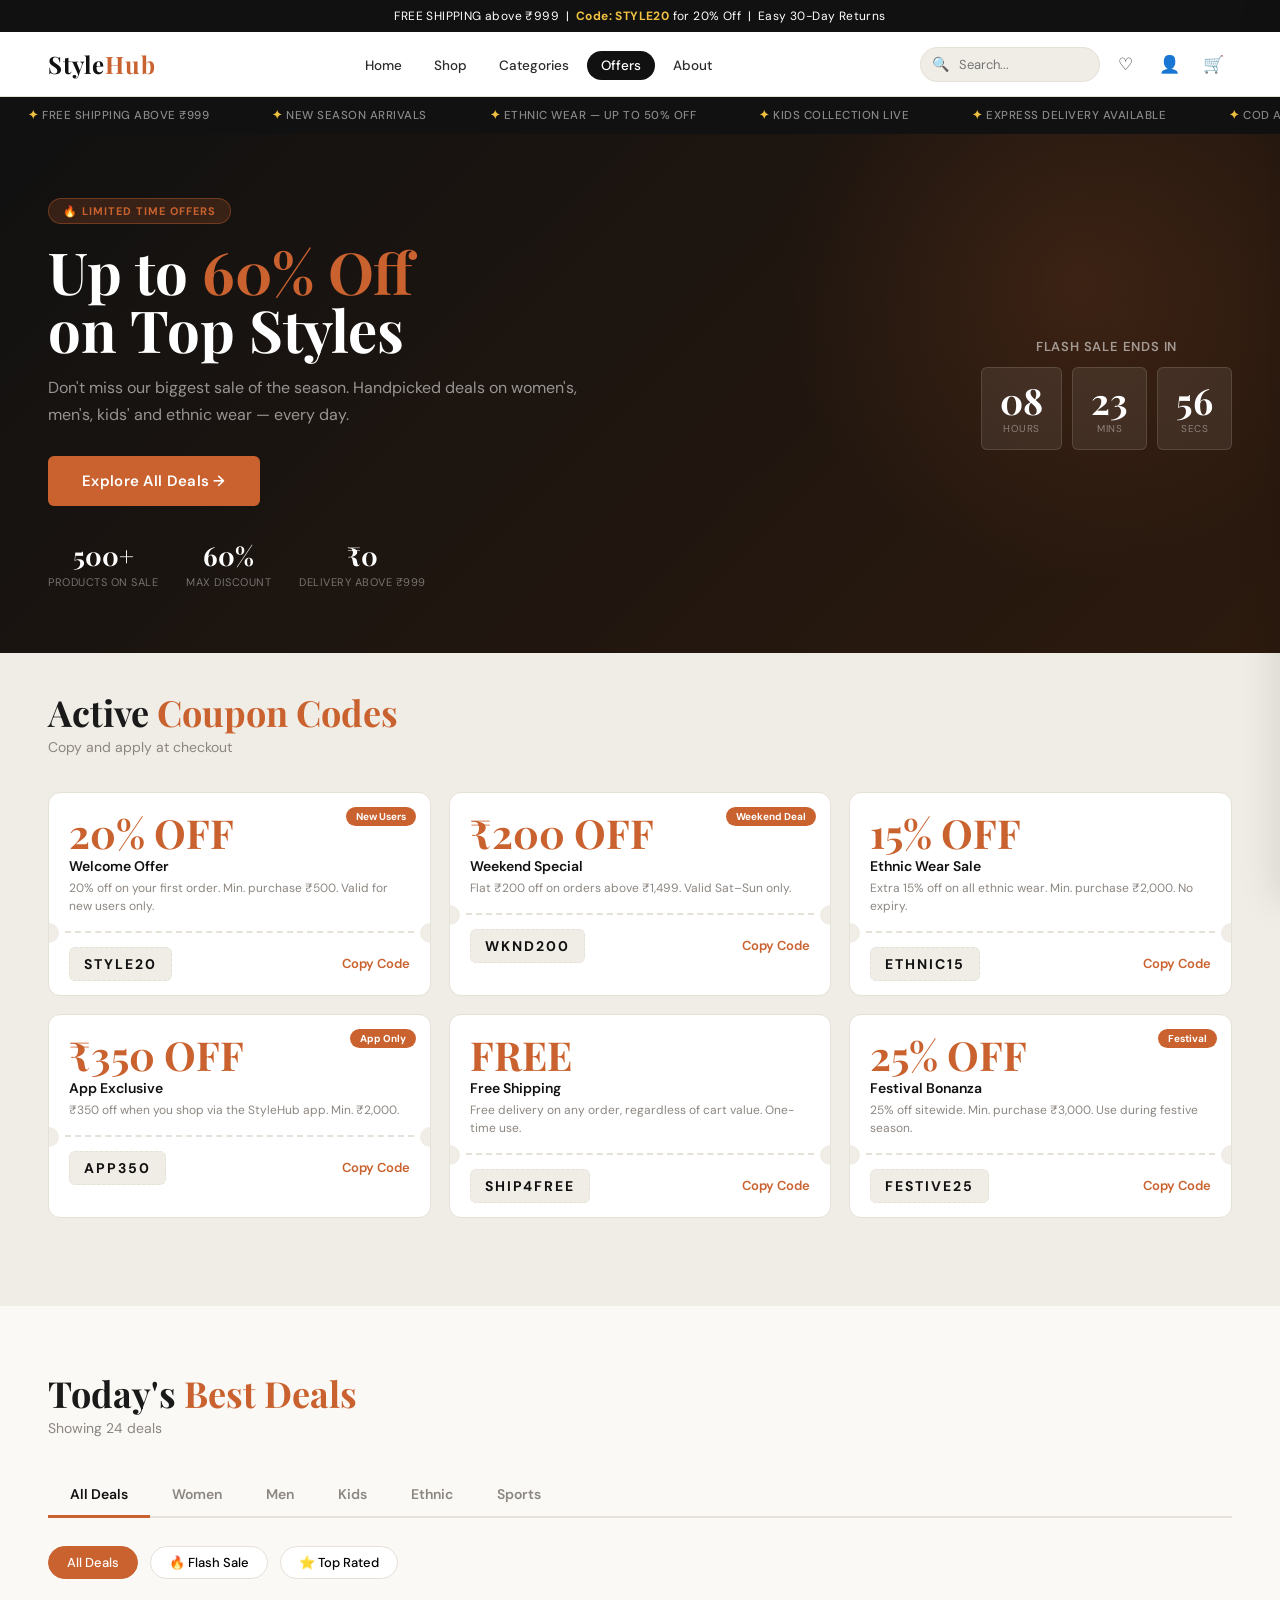
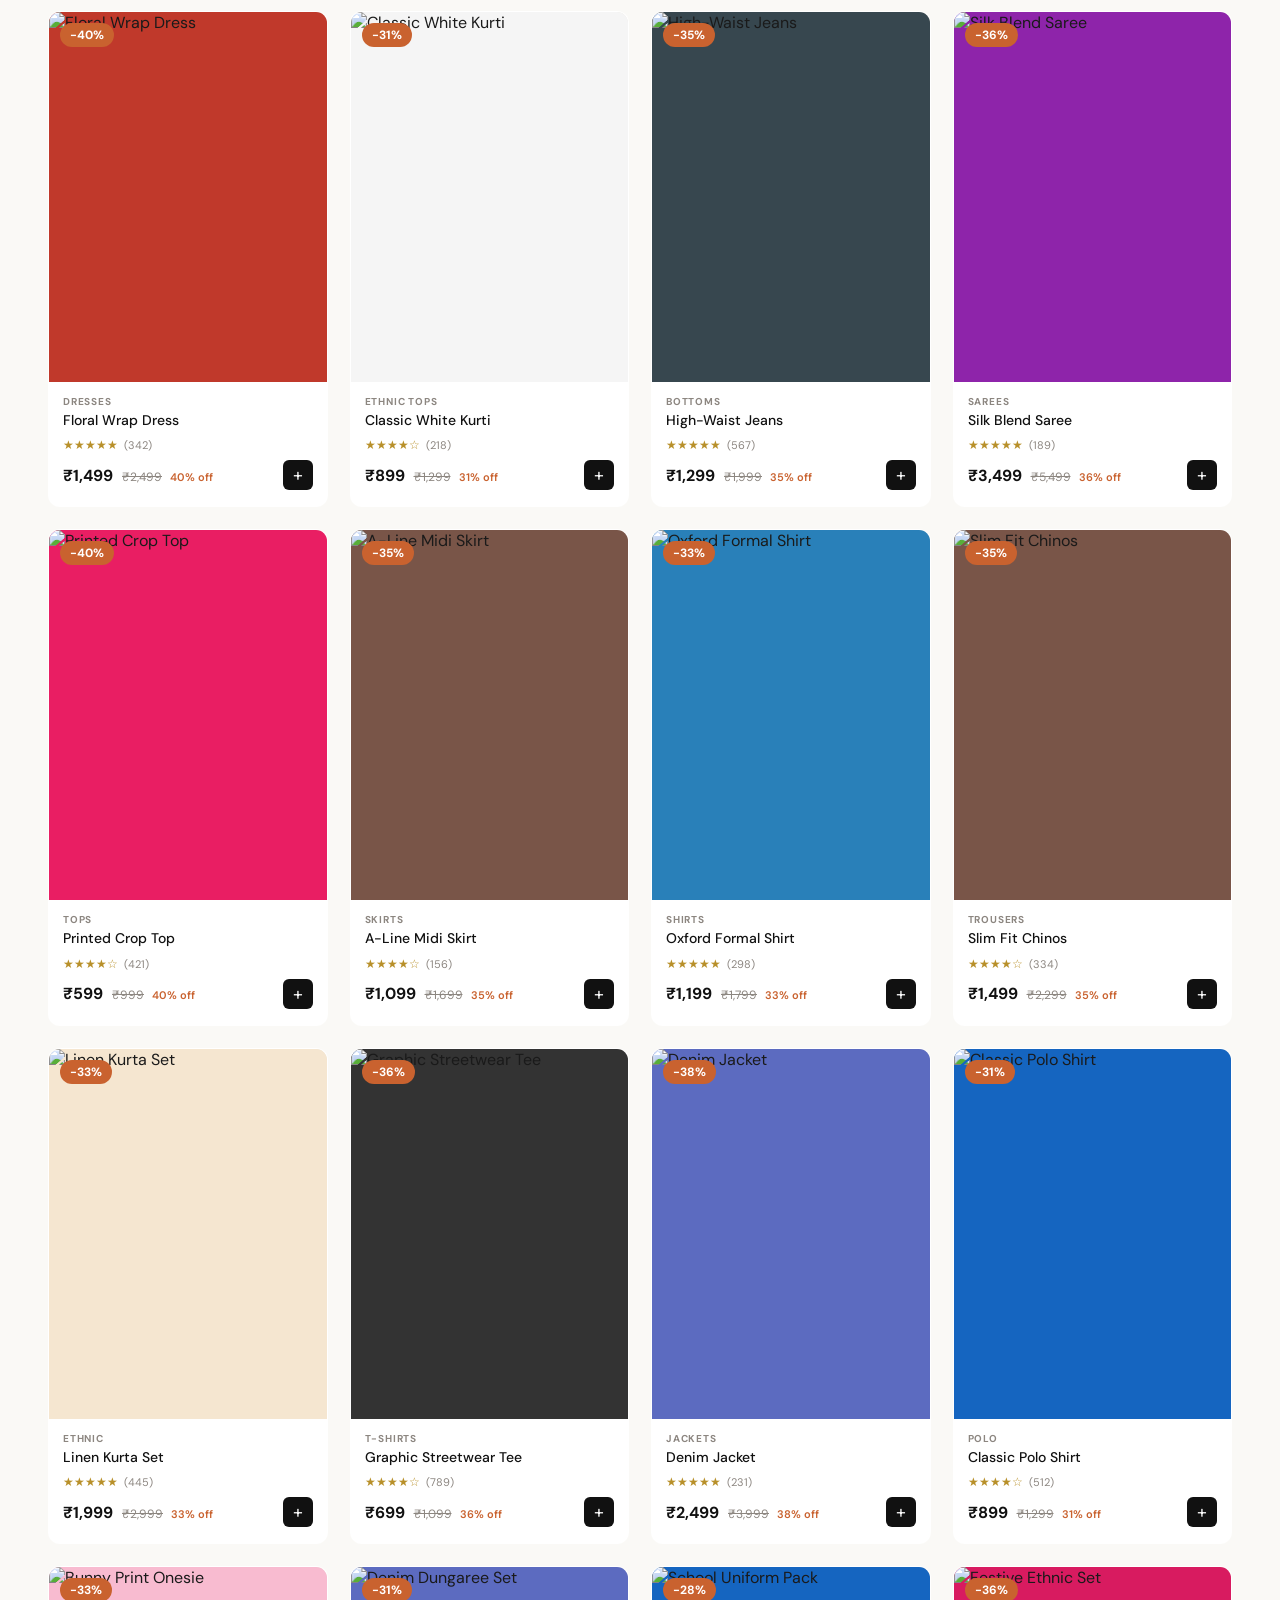
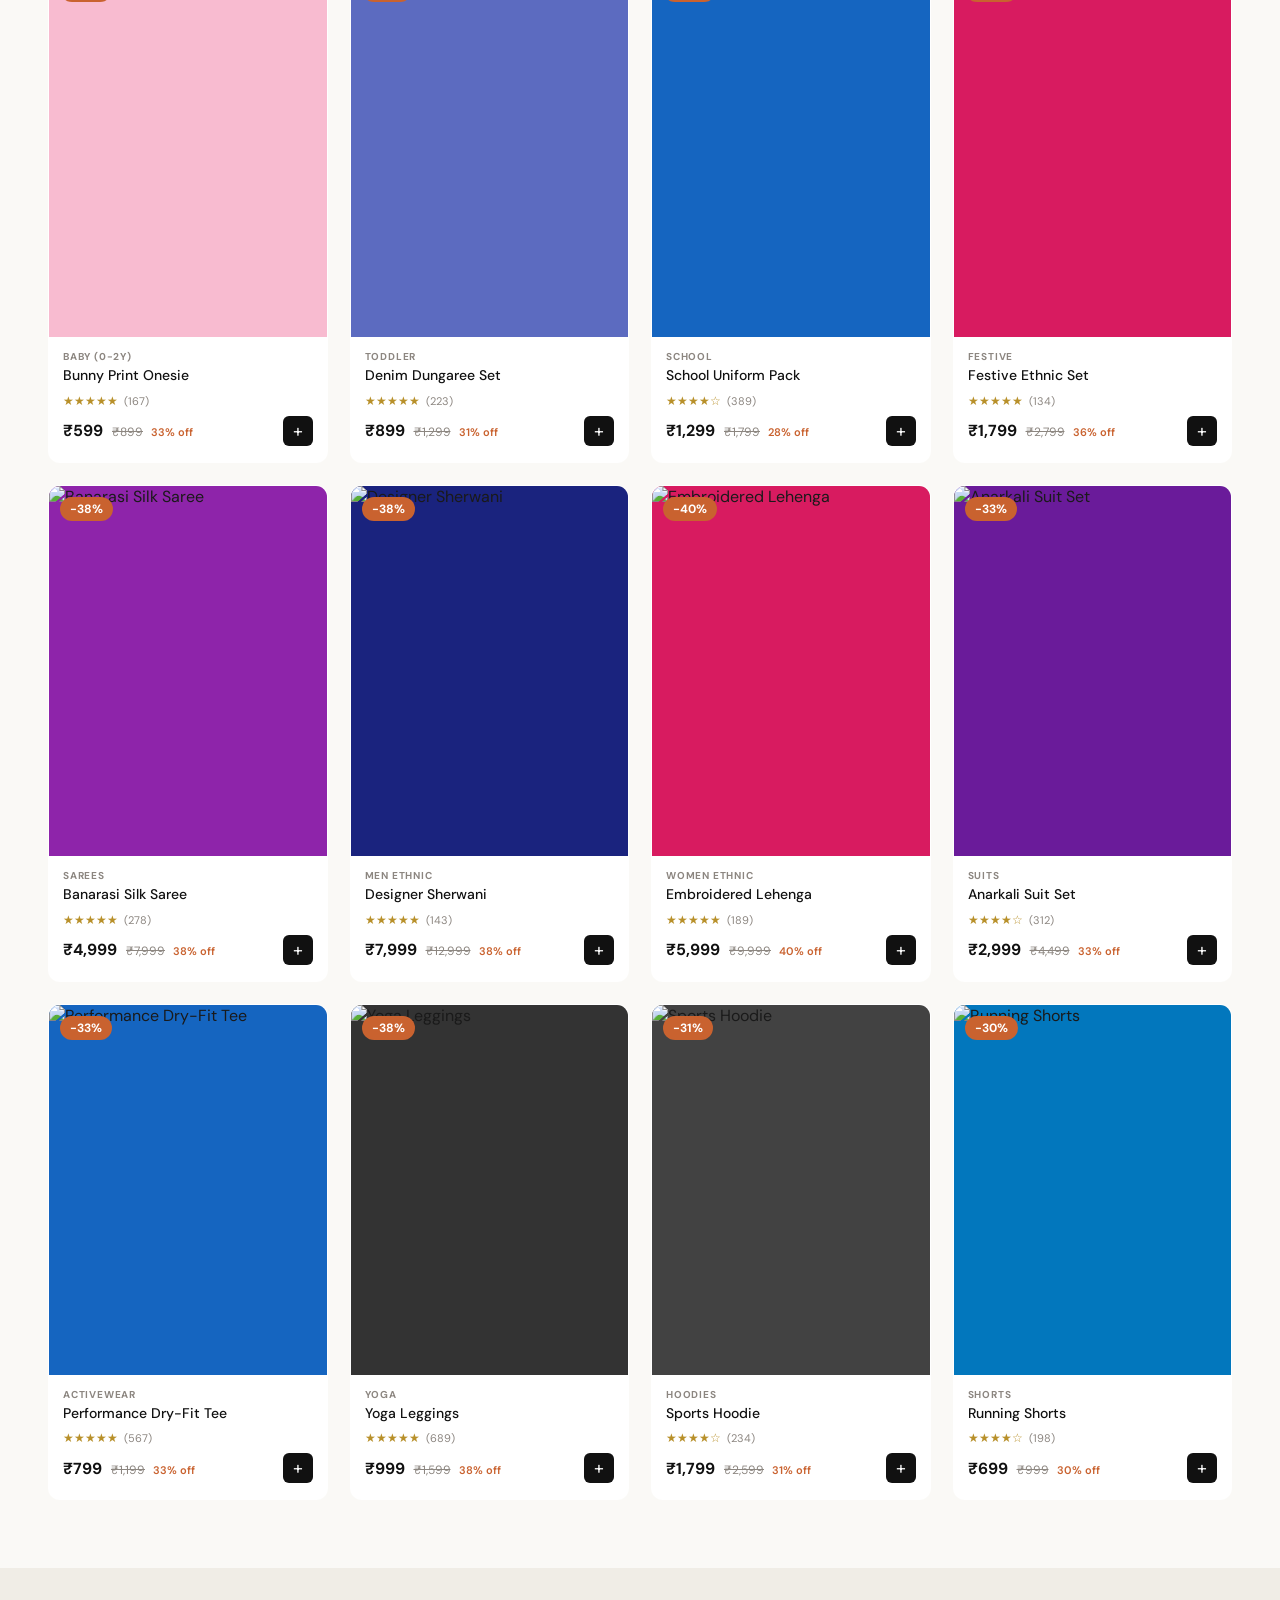
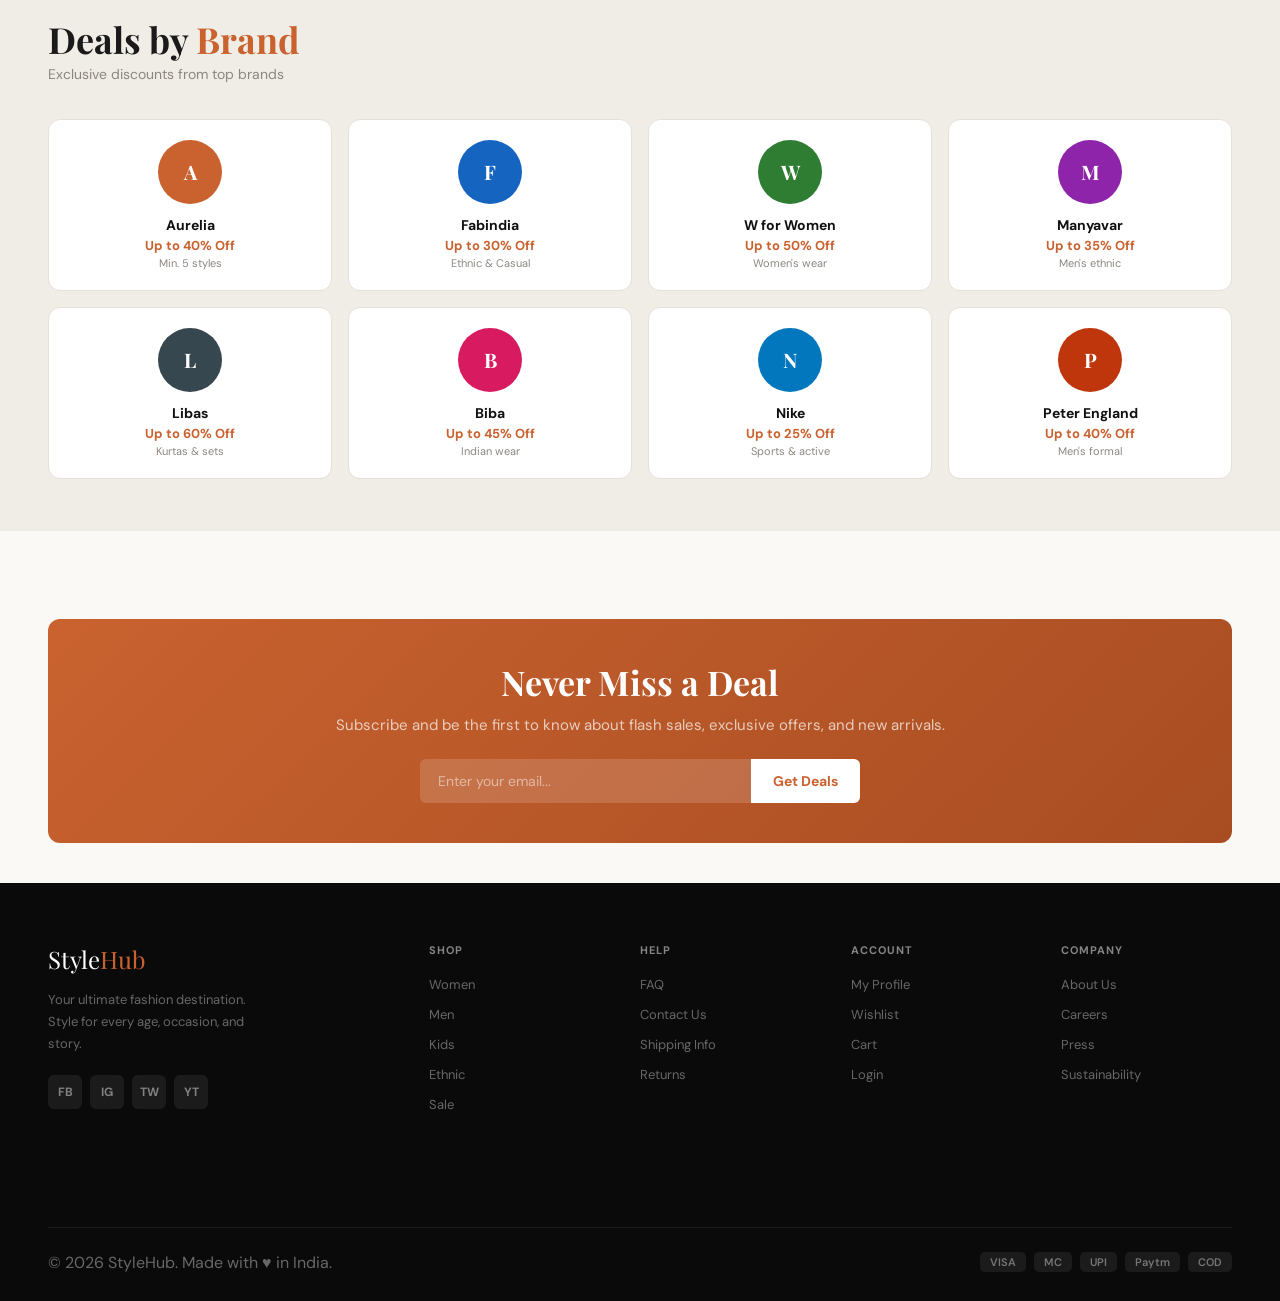
<file: projectnew/offers.html>
<!DOCTYPE html>
<html lang="en">

<head>
  <meta charset="UTF-8">
  <meta name="viewport" content="width=device-width, initial-scale=1.0">
  <title>Offers & Deals – StyleHub</title>
  <link rel="icon" type="image/svg+xml"
    href="data:image/svg+xml,%3Csvg xmlns='http://www.w3.org/2000/svg' viewBox='0 0 32 32'%3E%3Crect width='32' height='32' rx='8' fill='%23c0392b'/%3E%3Ctext x='50%25' y='50%25' dominant-baseline='central' text-anchor='middle' font-family='Georgia%2C serif' font-size='20' font-weight='700' fill='%23ffffff'%3ES%3C/text%3E%3C/svg%3E">
  <link rel="stylesheet" href="css/style.css">
  <style>
    /* ── HERO DEALS BANNER ── */
    .deals-hero {
      background: linear-gradient(135deg, #111 0%, #2c1a0e 100%);
      padding: 64px 48px;
      position: relative;
      overflow: hidden;
      display: flex;
      align-items: center;
      justify-content: space-between;
      gap: 40px;
    }

    .deals-hero::before {
      content: '';
      position: absolute;
      width: 600px;
      height: 600px;
      border-radius: 50%;
      background: radial-gradient(circle, rgba(201, 98, 47, 0.15) 0%, transparent 70%);
      right: -100px;
      top: -150px;
    }

    .deals-hero-text {
      z-index: 1;
      max-width: 540px;
    }

    .deals-hero-tag {
      display: inline-flex;
      align-items: center;
      gap: 8px;
      background: rgba(201, 98, 47, 0.2);
      border: 1px solid rgba(201, 98, 47, 0.4);
      border-radius: 20px;
      padding: 5px 14px;
      font-size: 11px;
      font-weight: 700;
      letter-spacing: 1px;
      text-transform: uppercase;
      color: var(--rust);
      margin-bottom: 18px;
    }

    .deals-hero-title {
      font-family: var(--font-display);
      font-size: 58px;
      font-weight: 700;
      color: #fff;
      line-height: 1.0;
      margin-bottom: 16px;
    }

    .deals-hero-title span {
      color: var(--rust);
    }

    .deals-hero-sub {
      color: rgba(255, 255, 255, 0.55);
      font-size: 16px;
      line-height: 1.7;
      margin-bottom: 28px;
    }

    .deals-hero-stats {
      display: flex;
      gap: 28px;
    }

    .dhs {
      text-align: center;
    }

    .dhs-n {
      font-family: var(--font-display);
      font-size: 26px;
      font-weight: 700;
      color: #fff;
    }

    .dhs-l {
      font-size: 11px;
      color: rgba(255, 255, 255, 0.4);
      text-transform: uppercase;
      letter-spacing: 0.5px;
      margin-top: 2px;
    }

    /* ── TIMER ── */
    .timer-wrap {
      z-index: 1;
      flex-shrink: 0;
      text-align: center;
    }

    .timer-label {
      font-size: 13px;
      font-weight: 600;
      color: rgba(255, 255, 255, 0.55);
      text-transform: uppercase;
      letter-spacing: 0.8px;
      margin-bottom: 12px;
    }

    .timer-boxes {
      display: flex;
      gap: 10px;
    }

    .timer-box {
      background: rgba(255, 255, 255, 0.08);
      border: 1px solid rgba(255, 255, 255, 0.12);
      border-radius: var(--radius-sm);
      padding: 14px 18px;
      min-width: 72px;
      text-align: center;
    }

    .timer-num {
      font-family: var(--font-display);
      font-size: 36px;
      font-weight: 700;
      color: #fff;
      line-height: 1;
    }

    .timer-unit {
      font-size: 10px;
      color: rgba(255, 255, 255, 0.4);
      text-transform: uppercase;
      letter-spacing: 0.5px;
      margin-top: 4px;
    }

    /* ── COUPON CARDS ── */
    .coupons-grid {
      display: grid;
      grid-template-columns: repeat(3, 1fr);
      gap: 18px;
      margin-bottom: 48px;
    }

    .coupon-card {
      background: var(--white);
      border-radius: var(--radius);
      border: 1.5px solid var(--border);
      overflow: hidden;
      position: relative;
    }

    .coupon-top {
      padding: 20px 20px 16px;
    }

    .coupon-discount {
      font-family: var(--font-display);
      font-size: 40px;
      font-weight: 700;
      color: var(--rust);
      line-height: 1;
      margin-bottom: 4px;
    }

    .coupon-title {
      font-size: 14px;
      font-weight: 600;
      color: var(--ink);
      margin-bottom: 4px;
    }

    .coupon-desc {
      font-size: 12px;
      color: var(--muted);
      line-height: 1.5;
    }

    .coupon-divider {
      border-top: 2px dashed var(--border);
      margin: 0 16px;
      position: relative;
    }

    .coupon-divider::before,
    .coupon-divider::after {
      content: '';
      position: absolute;
      top: 50%;
      transform: translateY(-50%);
      width: 20px;
      height: 20px;
      border-radius: 50%;
      background: var(--sand);
    }

    .coupon-divider::before {
      left: -26px;
    }

    .coupon-divider::after {
      right: -26px;
    }

    .coupon-bottom {
      padding: 14px 20px;
      display: flex;
      align-items: center;
      justify-content: space-between;
    }

    .coupon-code {
      background: var(--sand);
      border: 1.5px dashed var(--border);
      border-radius: var(--radius-sm);
      padding: 7px 14px;
      font-size: 14px;
      font-weight: 700;
      letter-spacing: 2px;
      color: var(--ink);
    }

    .coupon-copy {
      font-size: 13px;
      font-weight: 600;
      color: var(--rust);
      cursor: pointer;
      transition: var(--transition);
    }

    .coupon-copy:hover {
      text-decoration: underline;
    }

    .coupon-badge {
      position: absolute;
      top: 14px;
      right: 14px;
      background: var(--rust);
      color: #fff;
      font-size: 10px;
      font-weight: 700;
      padding: 3px 10px;
      border-radius: 20px;
    }

    /* ── DEAL TABS ── */
    .deal-tabs {
      display: flex;
      gap: 0;
      border-bottom: 2px solid var(--border);
      margin-bottom: 28px;
    }

    .deal-tab {
      padding: 12px 22px;
      font-size: 14px;
      font-weight: 600;
      color: var(--muted);
      background: none;
      border: none;
      border-bottom: 3px solid transparent;
      cursor: pointer;
      transition: var(--transition);
      margin-bottom: -2px;
    }

    .deal-tab:hover {
      color: var(--ink);
    }

    .deal-tab.active {
      color: var(--ink);
      border-bottom-color: var(--rust);
    }

    /* ── DEAL CATEGORY STRIP ── */
    .deal-cat-strip {
      display: flex;
      gap: 12px;
      overflow-x: auto;
      padding-bottom: 4px;
      margin-bottom: 28px;
      scrollbar-width: none;
    }

    .deal-cat-strip::-webkit-scrollbar {
      display: none;
    }

    .deal-cat-chip {
      background: var(--white);
      border: 1.5px solid var(--border);
      border-radius: 20px;
      padding: 7px 18px;
      font-size: 13px;
      font-weight: 500;
      white-space: nowrap;
      cursor: pointer;
      transition: var(--transition);
      display: flex;
      align-items: center;
      gap: 6px;
    }

    .deal-cat-chip:hover,
    .deal-cat-chip.active {
      background: var(--rust);
      color: #fff;
      border-color: var(--rust);
    }

    /* ── FLASH DEAL CARD (wider discount badge) ── */
    .flash-badge {
      position: absolute;
      top: 11px;
      left: 11px;
      background: var(--rust);
      color: #fff;
      font-size: 12px;
      font-weight: 700;
      padding: 4px 10px;
      border-radius: 20px;
      z-index: 1;
    }

    /* ── BRAND DEALS ── */
    .brand-deals-grid {
      display: grid;
      grid-template-columns: repeat(4, 1fr);
      gap: 16px;
    }

    .brand-deal-card {
      background: var(--white);
      border-radius: var(--radius);
      border: 1.5px solid var(--border);
      padding: 20px;
      text-align: center;
      cursor: pointer;
      transition: var(--transition);
      text-decoration: none;
      color: var(--ink);
    }

    .brand-deal-card:hover {
      border-color: var(--rust);
      box-shadow: var(--shadow);
      transform: translateY(-3px);
    }

    .brand-logo-circle {
      width: 64px;
      height: 64px;
      border-radius: 50%;
      display: flex;
      align-items: center;
      justify-content: center;
      font-family: var(--font-display);
      font-size: 20px;
      font-weight: 700;
      color: #fff;
      margin: 0 auto 12px;
    }

    .brand-deal-name {
      font-size: 14px;
      font-weight: 700;
      margin-bottom: 3px;
    }

    .brand-deal-off {
      font-size: 13px;
      font-weight: 700;
      color: var(--rust);
    }

    .brand-deal-min {
      font-size: 11px;
      color: var(--muted);
      margin-top: 2px;
    }

    /* ── NEWSLETTER OFFER ── */
    .offer-nl {
      background: linear-gradient(135deg, var(--rust), #a84d22);
      border-radius: var(--radius);
      padding: 40px;
      text-align: center;
      color: #fff;
      margin-top: 48px;
    }

    .offer-nl h2 {
      font-family: var(--font-display);
      font-size: 34px;
      margin-bottom: 10px;
    }

    .offer-nl p {
      color: rgba(255, 255, 255, 0.7);
      font-size: 15px;
      margin-bottom: 24px;
    }

    .offer-nl-form {
      display: flex;
      max-width: 440px;
      margin: 0 auto;
      border-radius: var(--radius-sm);
      overflow: hidden;
      background: rgba(255, 255, 255, 0.15);
    }

    .offer-nl-input {
      flex: 1;
      padding: 13px 18px;
      background: transparent;
      border: none;
      font-size: 14px;
      color: #fff;
      outline: none;
      font-family: var(--font-body);
    }

    .offer-nl-input::placeholder {
      color: rgba(255, 255, 255, 0.5);
    }

    .offer-nl-btn {
      background: #fff;
      color: var(--rust);
      border: none;
      padding: 13px 22px;
      font-size: 14px;
      font-weight: 700;
      cursor: pointer;
      transition: var(--transition);
    }

    .offer-nl-btn:hover {
      background: var(--ink);
      color: #fff;
    }

    @media(max-width:900px) {
      .deals-hero {
        flex-direction: column;
        padding: 40px 20px;
      }

      .deals-hero-title {
        font-size: 40px;
      }

      .coupons-grid {
        grid-template-columns: 1fr;
      }

      .brand-deals-grid {
        grid-template-columns: 1fr 1fr;
      }

      .timer-boxes {
        gap: 6px;
      }
    }
  </style>
</head>

<body>

  <div id="navbar-mount"></div>
  <div id="marquee-mount"></div>

  <!-- HERO DEALS SECTION -->
  <div class="deals-hero">
    <div class="deals-hero-text">
      <div class="deals-hero-tag">🔥 Limited Time Offers</div>
      <h1 class="deals-hero-title">Up to <span>60% Off</span><br>on Top Styles</h1>
      <p class="deals-hero-sub">Don't miss our biggest sale of the season. Handpicked deals on women's, men's, kids' and
        ethnic wear — every day.</p>
      <a href="#deals-section" class="btn btn-secondary btn-lg">Explore All Deals →</a>
      <div class="deals-hero-stats" style="margin-top:32px;">
        <div class="dhs">
          <div class="dhs-n">500+</div>
          <div class="dhs-l">Products on Sale</div>
        </div>
        <div class="dhs">
          <div class="dhs-n">60%</div>
          <div class="dhs-l">Max Discount</div>
        </div>
        <div class="dhs">
          <div class="dhs-n">₹0</div>
          <div class="dhs-l">Delivery Above ₹999</div>
        </div>
      </div>
    </div>
    <div class="timer-wrap">
      <div class="timer-label">Flash Sale Ends In</div>
      <div class="timer-boxes">
        <div class="timer-box">
          <div class="timer-num" id="t-hours">00</div>
          <div class="timer-unit">Hours</div>
        </div>
        <div class="timer-box">
          <div class="timer-num" id="t-mins">00</div>
          <div class="timer-unit">Mins</div>
        </div>
        <div class="timer-box">
          <div class="timer-num" id="t-secs">00</div>
          <div class="timer-unit">Secs</div>
        </div>
      </div>
    </div>
  </div>

  <!-- COUPON CODES -->
  <section class="section section-sm" style="background:var(--sand);">
    <div class="container">
      <div class="section-header">
        <div>
          <h2 class="section-title">Active <em>Coupon Codes</em></h2>
          <p class="section-sub">Copy and apply at checkout</p>
        </div>
      </div>
      <div class="coupons-grid">
        <div class="coupon-card">
          <span class="coupon-badge">New Users</span>
          <div class="coupon-top">
            <div class="coupon-discount">20% OFF</div>
            <div class="coupon-title">Welcome Offer</div>
            <div class="coupon-desc">20% off on your first order. Min. purchase ₹500. Valid for new users only.</div>
          </div>
          <div class="coupon-divider"></div>
          <div class="coupon-bottom">
            <div class="coupon-code">STYLE20</div>
            <span class="coupon-copy" onclick="copyCode('STYLE20')">Copy Code</span>
          </div>
        </div>
        <div class="coupon-card">
          <span class="coupon-badge">Weekend Deal</span>
          <div class="coupon-top">
            <div class="coupon-discount">₹200 OFF</div>
            <div class="coupon-title">Weekend Special</div>
            <div class="coupon-desc">Flat ₹200 off on orders above ₹1,499. Valid Sat–Sun only.</div>
          </div>
          <div class="coupon-divider"></div>
          <div class="coupon-bottom">
            <div class="coupon-code">WKND200</div>
            <span class="coupon-copy" onclick="copyCode('WKND200')">Copy Code</span>
          </div>
        </div>
        <div class="coupon-card">
          <div class="coupon-top">
            <div class="coupon-discount">15% OFF</div>
            <div class="coupon-title">Ethnic Wear Sale</div>
            <div class="coupon-desc">Extra 15% off on all ethnic wear. Min. purchase ₹2,000. No expiry.</div>
          </div>
          <div class="coupon-divider"></div>
          <div class="coupon-bottom">
            <div class="coupon-code">ETHNIC15</div>
            <span class="coupon-copy" onclick="copyCode('ETHNIC15')">Copy Code</span>
          </div>
        </div>
        <div class="coupon-card">
          <span class="coupon-badge">App Only</span>
          <div class="coupon-top">
            <div class="coupon-discount">₹350 OFF</div>
            <div class="coupon-title">App Exclusive</div>
            <div class="coupon-desc">₹350 off when you shop via the StyleHub app. Min. ₹2,000.</div>
          </div>
          <div class="coupon-divider"></div>
          <div class="coupon-bottom">
            <div class="coupon-code">APP350</div>
            <span class="coupon-copy" onclick="copyCode('APP350')">Copy Code</span>
          </div>
        </div>
        <div class="coupon-card">
          <div class="coupon-top">
            <div class="coupon-discount">FREE</div>
            <div class="coupon-title">Free Shipping</div>
            <div class="coupon-desc">Free delivery on any order, regardless of cart value. One-time use.</div>
          </div>
          <div class="coupon-divider"></div>
          <div class="coupon-bottom">
            <div class="coupon-code">SHIP4FREE</div>
            <span class="coupon-copy" onclick="copyCode('SHIP4FREE')">Copy Code</span>
          </div>
        </div>
        <div class="coupon-card">
          <span class="coupon-badge">Festival</span>
          <div class="coupon-top">
            <div class="coupon-discount">25% OFF</div>
            <div class="coupon-title">Festival Bonanza</div>
            <div class="coupon-desc">25% off sitewide. Min. purchase ₹3,000. Use during festive season.</div>
          </div>
          <div class="coupon-divider"></div>
          <div class="coupon-bottom">
            <div class="coupon-code">FESTIVE25</div>
            <span class="coupon-copy" onclick="copyCode('FESTIVE25')">Copy Code</span>
          </div>
        </div>
      </div>
    </div>
  </section>

  <!-- DEALS PRODUCTS -->
  <section class="section" id="deals-section">
    <div class="container">
      <div class="section-header">
        <div>
          <h2 class="section-title">Today's <em>Best Deals</em></h2>
          <p class="section-sub" id="deals-count"></p>
        </div>
      </div>

      <!-- TABS -->
      <div class="deal-tabs">
        <button class="deal-tab active" onclick="switchDealTab(this,'all')">All Deals</button>
        <button class="deal-tab" onclick="switchDealTab(this,'women')">Women</button>
        <button class="deal-tab" onclick="switchDealTab(this,'men')">Men</button>
        <button class="deal-tab" onclick="switchDealTab(this,'kids')">Kids</button>
        <button class="deal-tab" onclick="switchDealTab(this,'ethnic')">Ethnic</button>
        <button class="deal-tab" onclick="switchDealTab(this,'sports')">Sports</button>
      </div>

      <!-- CATEGORY CHIPS -->
      <div class="deal-cat-strip" id="deal-cats"></div>

      <!-- GRID -->
      <div class="product-grid" id="deals-grid"></div>
    </div>
  </section>

  <!-- BRAND DEALS -->
  <section class="section section-sm" style="background:var(--sand);padding-top:52px;padding-bottom:52px;">
    <div class="container">
      <div class="section-header">
        <div>
          <h2 class="section-title">Deals by <em>Brand</em></h2>
          <p class="section-sub">Exclusive discounts from top brands</p>
        </div>
      </div>
      <div class="brand-deals-grid">
        <a href="products.html" class="brand-deal-card">
          <div class="brand-logo-circle" style="background:#c9622f;">A</div>
          <div class="brand-deal-name">Aurelia</div>
          <div class="brand-deal-off">Up to 40% Off</div>
          <div class="brand-deal-min">Min. 5 styles</div>
        </a>
        <a href="products.html" class="brand-deal-card">
          <div class="brand-logo-circle" style="background:#1565c0;">F</div>
          <div class="brand-deal-name">Fabindia</div>
          <div class="brand-deal-off">Up to 30% Off</div>
          <div class="brand-deal-min">Ethnic &amp; Casual</div>
        </a>
        <a href="products.html" class="brand-deal-card">
          <div class="brand-logo-circle" style="background:#2e7d32;">W</div>
          <div class="brand-deal-name">W for Women</div>
          <div class="brand-deal-off">Up to 50% Off</div>
          <div class="brand-deal-min">Women's wear</div>
        </a>
        <a href="products.html" class="brand-deal-card">
          <div class="brand-logo-circle" style="background:#8e24aa;">M</div>
          <div class="brand-deal-name">Manyavar</div>
          <div class="brand-deal-off">Up to 35% Off</div>
          <div class="brand-deal-min">Men's ethnic</div>
        </a>
        <a href="products.html" class="brand-deal-card">
          <div class="brand-logo-circle" style="background:#37474f;">L</div>
          <div class="brand-deal-name">Libas</div>
          <div class="brand-deal-off">Up to 60% Off</div>
          <div class="brand-deal-min">Kurtas &amp; sets</div>
        </a>
        <a href="products.html" class="brand-deal-card">
          <div class="brand-logo-circle" style="background:#d81b60;">B</div>
          <div class="brand-deal-name">Biba</div>
          <div class="brand-deal-off">Up to 45% Off</div>
          <div class="brand-deal-min">Indian wear</div>
        </a>
        <a href="products.html" class="brand-deal-card">
          <div class="brand-logo-circle" style="background:#0277bd;">N</div>
          <div class="brand-deal-name">Nike</div>
          <div class="brand-deal-off">Up to 25% Off</div>
          <div class="brand-deal-min">Sports &amp; active</div>
        </a>
        <a href="products.html" class="brand-deal-card">
          <div class="brand-logo-circle" style="background:#bf360c;">P</div>
          <div class="brand-deal-name">Peter England</div>
          <div class="brand-deal-off">Up to 40% Off</div>
          <div class="brand-deal-min">Men's formal</div>
        </a>
      </div>
    </div>
  </section>

  <!-- NEWSLETTER OFFER -->
  <section class="section section-sm">
    <div class="container">
      <div class="offer-nl">
        <h2>Never Miss a Deal</h2>
        <p>Subscribe and be the first to know about flash sales, exclusive offers, and new arrivals.</p>
        <div class="offer-nl-form">
          <input class="offer-nl-input" id="offer-email" type="email" placeholder="Enter your email...">
          <button class="offer-nl-btn" onclick="subscribeOffers()">Get Deals</button>
        </div>
      </div>
    </div>
  </section>

  <div id="footer-mount"></div>
  <div id="cart-sidebar-mount"></div>

  <script src="js/main.js"></script>
  <script src="js/cart.js"></script>
  <script src="js/filter.js"></script>
  <script>
    document.getElementById('navbar-mount').innerHTML = buildNavbar('offers.html');
    document.getElementById('marquee-mount').innerHTML = buildMarquee();
    document.getElementById('footer-mount').innerHTML = buildFooter();
    document.getElementById('cart-sidebar-mount').innerHTML = buildCartSidebar();

    /* ── COUNTDOWN TIMER (8 hours from now) ── */
    let endTime = new Date().getTime() + 8 * 3600 * 1000 + 24 * 60 * 1000;
    function tick() {
      const now = new Date().getTime();
      const diff = Math.max(0, endTime - now);
      const h = Math.floor(diff / 3600000);
      const m = Math.floor((diff % 3600000) / 60000);
      const s = Math.floor((diff % 60000) / 1000);
      document.getElementById('t-hours').textContent = String(h).padStart(2, '0');
      document.getElementById('t-mins').textContent = String(m).padStart(2, '0');
      document.getElementById('t-secs').textContent = String(s).padStart(2, '0');
      if (diff <= 0) endTime = new Date().getTime() + 8 * 3600 * 1000; // reset
    }
    setInterval(tick, 1000);
    tick();

    /* ── DEALS PRODUCTS ── */
    let currentDealCat = 'all';

    // Only show products with a badge (sale items) — or all if not enough
    const saleProducts = PRODUCTS.filter(p => p.badge === 'sale' || p.badge === 'hot' || p.old > p.price);

    function renderDeals(cat) {
      const list = cat === 'all' ? saleProducts : saleProducts.filter(p => p.cat === cat);
      document.getElementById('deals-count').textContent = `Showing ${list.length} deal${list.length !== 1 ? 's' : ''}`;
      document.getElementById('deals-grid').innerHTML = list.map(p => {
        const disc = Math.round((1 - p.price / p.old) * 100);
        const stars = '★'.repeat(p.stars) + '☆'.repeat(5 - p.stars);
        const wished = isWishlisted(p.id);
        return `
    <div class="product-card" data-id="${p.id}">
      <div class="product-img-wrap">
        <img src="${p.img}" alt="${p.name}" loading="lazy"
          onerror="this.style.background='${p.color}';this.style.minHeight='200px';this.removeAttribute('src')">
        <div class="flash-badge">-${disc}%</div>
        <button class="product-wish${wished ? ' active' : ''}" onclick="handleWish(event,${p.id})">${wished ? '♥' : '♡'}</button>
        <button class="product-quick-add" onclick="handleQuickAdd(event,${p.id})">Quick Add +</button>
      </div>
      <div class="product-info">
        <div class="product-category">${p.sub}</div>
        <a href="product-details.html?id=${p.id}"><div class="product-name">${p.name}</div></a>
        <div class="product-stars">${stars} <span>(${p.reviews})</span></div>
        <div class="product-price-row">
          <div>
            <span class="product-price">₹${p.price.toLocaleString()}</span>
            <span class="product-old-price">₹${p.old.toLocaleString()}</span>
            <span class="product-discount">${disc}% off</span>
          </div>
          <button class="product-add-btn" onclick="handleQuickAdd(event,${p.id})">+</button>
        </div>
      </div>
    </div>`;
      }).join('') || `<div class="empty-state" style="grid-column:1/-1;"><div class="empty-state-icon">🛍️</div><h3>No deals in this category yet</h3><p>Check back soon!</p></div>`;
    }

    function switchDealTab(btn, cat) {
      document.querySelectorAll('.deal-tab').forEach(t => t.classList.remove('active'));
      btn.classList.add('active');
      currentDealCat = cat;
      renderDeals(cat);
      renderDealCategoryChips(cat);
    }

    /* ── CATEGORY CHIPS FOR DEALS ── */
    const DEAL_CATS = {
      all: [{ label: 'All Deals', val: '' }, { label: '🔥 Flash Sale', val: 'flash' }, { label: '⭐ Top Rated', val: 'top' }],
      women: [{ label: 'All Women', val: '' }, { label: 'Dresses', val: 'Dresses' }, { label: 'Sarees', val: 'Sarees' }, { label: 'Tops', val: 'Tops' }],
      men: [{ label: 'All Men', val: '' }, { label: 'Shirts', val: 'Shirts' }, { label: 'Jackets', val: 'Jackets' }, { label: 'Ethnic', val: 'Ethnic' }],
      kids: [{ label: 'All Kids', val: '' }, { label: 'Baby', val: 'Baby (0-2y)' }, { label: 'Toddler', val: 'Toddler' }],
      ethnic: [{ label: 'All Ethnic', val: '' }, { label: 'Sarees', val: 'Sarees' }, { label: 'Lehenga', val: 'Women Ethnic' }, { label: 'Sherwani', val: 'Men Ethnic' }],
      sports: [{ label: 'All Sports', val: '' }, { label: 'Activewear', val: 'Activewear' }, { label: 'Yoga', val: 'Yoga' }],
    };

    function renderDealCategoryChips(cat) {
      const chips = DEAL_CATS[cat] || DEAL_CATS.all;
      document.getElementById('deal-cats').innerHTML = chips.map((c, i) =>
        `<button class="deal-cat-chip${i === 0 ? ' active' : ''}" onclick="filterDealChip(this,'${c.val}')">${c.label}</button>`
      ).join('');
    }

    function filterDealChip(btn, sub) {
      document.querySelectorAll('.deal-cat-chip').forEach(c => c.classList.remove('active'));
      btn.classList.add('active');
      let list = currentDealCat === 'all' ? saleProducts : saleProducts.filter(p => p.cat === currentDealCat);
      if (sub) list = list.filter(p => p.sub === sub);
      document.getElementById('deals-count').textContent = `Showing ${list.length} deal${list.length !== 1 ? 's' : ''}`;
      document.getElementById('deals-grid').innerHTML = list.map(p => productCardHTML(p)).join('') ||
        `<div class="empty-state" style="grid-column:1/-1;"><div class="empty-state-icon">🛍️</div><h3>No deals here</h3></div>`;
    }

    /* ── COPY COUPON ── */
    function copyCode(code) {
      navigator.clipboard.writeText(code).then(() => showToast(`✅ Coupon "${code}" copied!`, 'success')).catch(() => {
        showToast(`Code: ${code} — copy it manually.`);
      });
    }

    /* ── SUBSCRIBE ── */
    function subscribeOffers() {
      const v = document.getElementById('offer-email').value.trim();
      if (!v || !v.includes('@')) { showToast('⚠️ Enter a valid email!'); return; }
      showToast('🎉 Subscribed! You\'ll get the best deals first.', 'success');
      document.getElementById('offer-email').value = '';
    }

    // Init
    renderDeals('all');
    renderDealCategoryChips('all');
  </script>
</body>

</html>
</file>
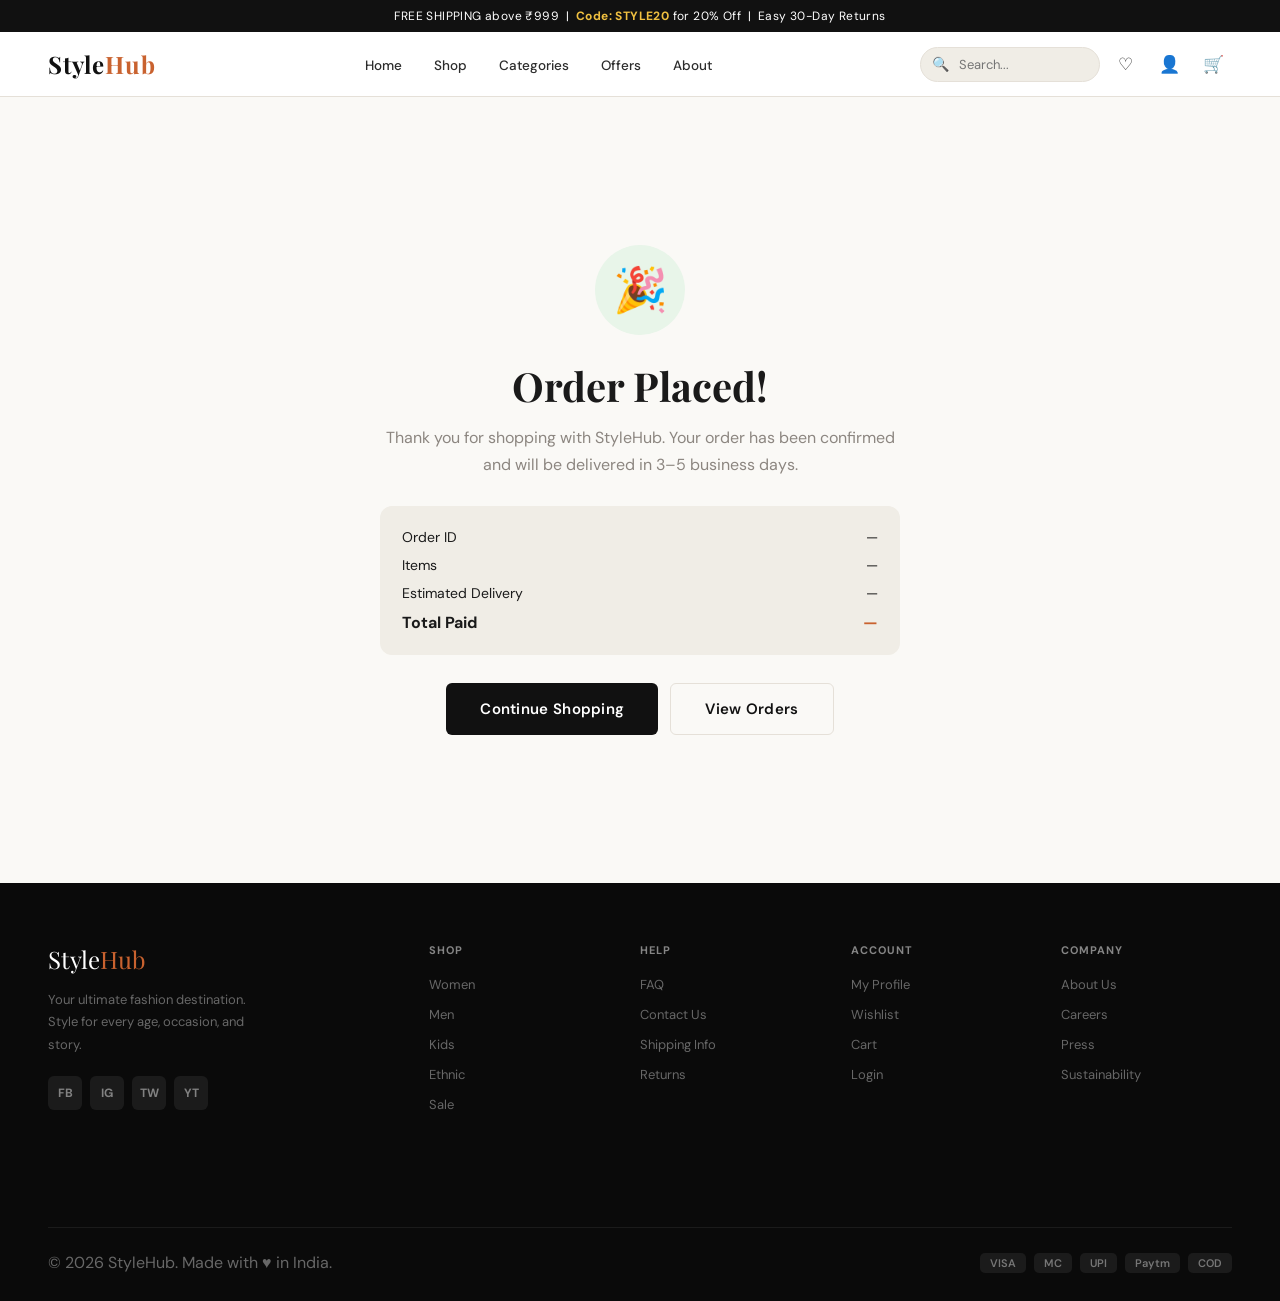
<file: projectnew/order-success.html>
<!DOCTYPE html>
<html lang="en">

<head>
  <meta charset="UTF-8">
  <meta name="viewport" content="width=device-width, initial-scale=1.0">
  <title>Order Placed! – StyleHub</title>
  <link rel="icon" type="image/svg+xml"
    href="data:image/svg+xml,%3Csvg xmlns='http://www.w3.org/2000/svg' viewBox='0 0 32 32'%3E%3Crect width='32' height='32' rx='8' fill='%23c0392b'/%3E%3Ctext x='50%25' y='50%25' dominant-baseline='central' text-anchor='middle' font-family='Georgia%2C serif' font-size='20' font-weight='700' fill='%23ffffff'%3ES%3C/text%3E%3C/svg%3E">
  <link rel="stylesheet" href="css/style.css">
  <style>
    .success-wrap {
      max-width: 560px;
      margin: 0 auto;
      text-align: center;
      padding: 80px 20px;
    }

    .success-icon {
      width: 90px;
      height: 90px;
      background: #e8f5e9;
      border-radius: 50%;
      display: flex;
      align-items: center;
      justify-content: center;
      font-size: 44px;
      margin: 0 auto 24px;
    }

    .success-wrap h1 {
      font-family: var(--font-display);
      font-size: 40px;
      margin-bottom: 12px;
    }

    .success-wrap p {
      color: var(--muted);
      font-size: 16px;
      line-height: 1.7;
      margin-bottom: 28px;
    }

    .order-info-box {
      background: var(--sand);
      border-radius: var(--radius);
      padding: 22px;
      margin-bottom: 28px;
      text-align: left;
    }

    .order-info-row {
      display: flex;
      justify-content: space-between;
      font-size: 14px;
      margin-bottom: 10px;
    }

    .order-info-row:last-child {
      margin-bottom: 0;
      font-weight: 700;
      font-size: 16px;
    }

    .confetti {
      position: fixed;
      top: 0;
      left: 0;
      width: 100%;
      pointer-events: none;
      z-index: 9999;
    }
  </style>
</head>

<body>
  <div id="navbar-mount"></div>
  <section class="section">
    <div class="container">
      <div class="success-wrap">
        <div class="success-icon">🎉</div>
        <h1>Order Placed!</h1>
        <p>Thank you for shopping with StyleHub. Your order has been confirmed and will be delivered in 3–5 business
          days.</p>
        <div class="order-info-box" id="order-info">
          <div class="order-info-row"><span>Order ID</span><span id="oi-id">—</span></div>
          <div class="order-info-row"><span>Items</span><span id="oi-items">—</span></div>
          <div class="order-info-row"><span>Estimated Delivery</span><span id="oi-eta">—</span></div>
          <div class="order-info-row"><span style="font-weight:700;">Total Paid</span><span id="oi-total"
              style="color:var(--rust);">—</span></div>
        </div>
        <div style="display:flex;gap:12px;justify-content:center;flex-wrap:wrap;">
          <a href="index.html" class="btn btn-primary btn-lg">Continue Shopping</a>
          <a href="profile.html" class="btn btn-ghost btn-lg">View Orders</a>
        </div>
      </div>
    </div>
  </section>
  <div id="footer-mount"></div>
  <script src="js/main.js"></script>
  <script>
    document.getElementById('navbar-mount').innerHTML = buildNavbar('');
    document.getElementById('footer-mount').innerHTML = buildFooter();
    const order = JSON.parse(localStorage.getItem('sh_last_order') || '{}');
    if (order.orderId) {
      document.getElementById('oi-id').textContent = order.orderId;
      document.getElementById('oi-items').textContent = order.items + ' item(s)';
      document.getElementById('oi-total').textContent = '₹' + Number(order.total || 0).toLocaleString();
      const eta = new Date(); eta.setDate(eta.getDate() + 4);
      document.getElementById('oi-eta').textContent = eta.toLocaleDateString('en-IN', { day: 'numeric', month: 'short', year: 'numeric' });
    }
  </script>
</body>

</html>
</file>
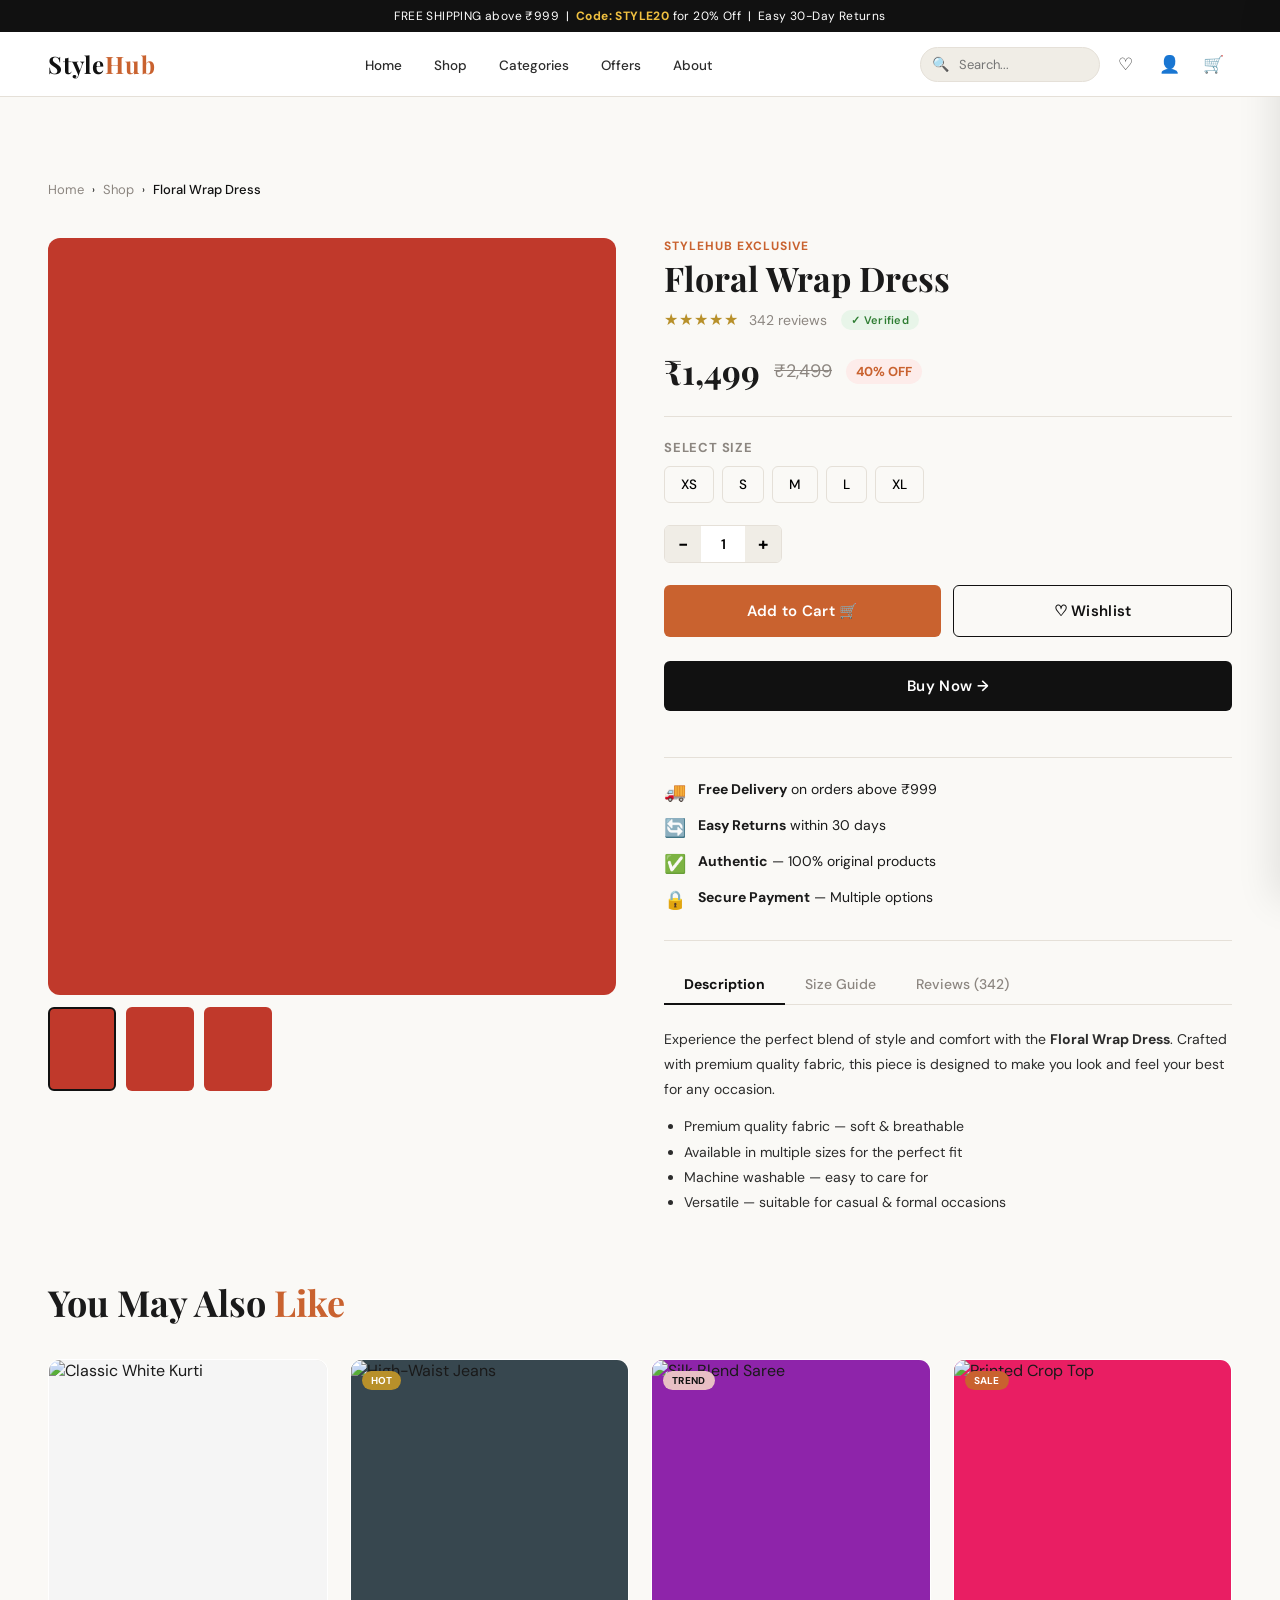
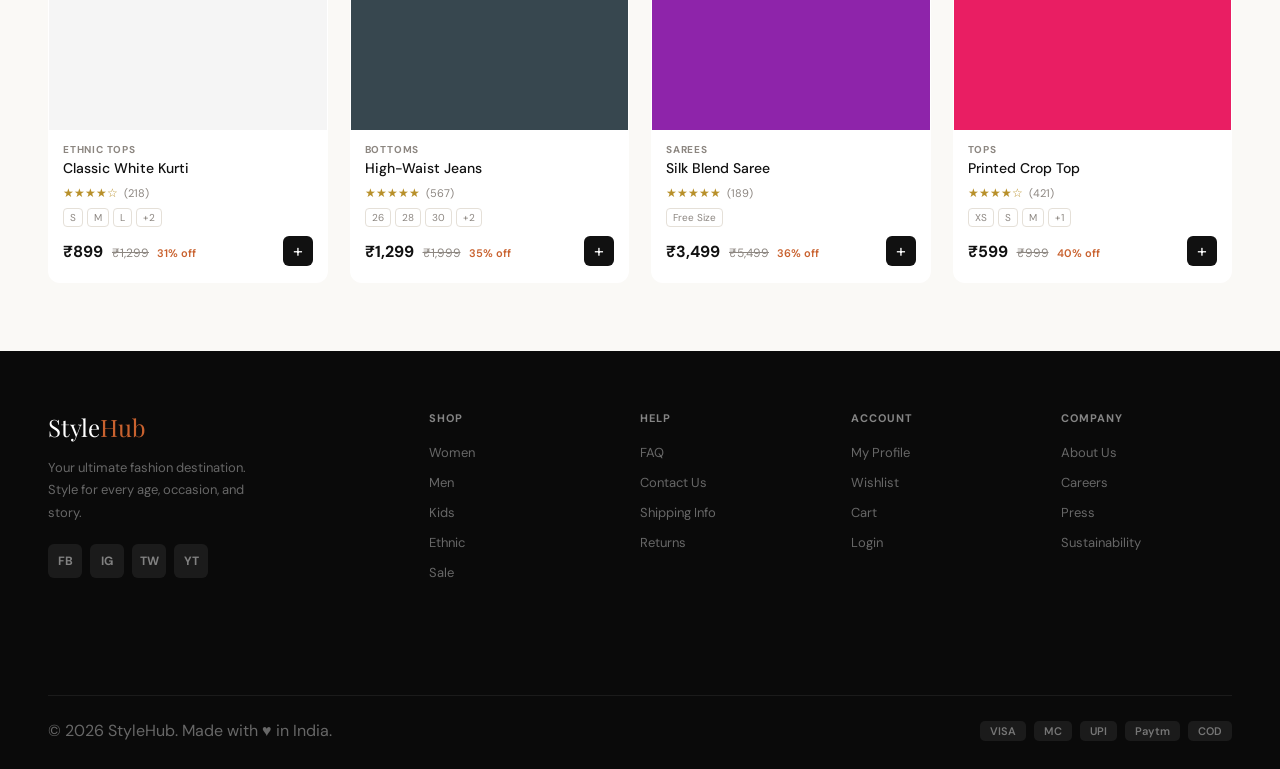
<file: projectnew/product-details.html>
<!DOCTYPE html>
<html lang="en">

<head>
  <meta charset="UTF-8">
  <meta name="viewport" content="width=device-width, initial-scale=1.0">
  <title>Product – StyleHub</title>
  <link rel="icon" type="image/svg+xml"
    href="data:image/svg+xml,%3Csvg xmlns='http://www.w3.org/2000/svg' viewBox='0 0 32 32'%3E%3Crect width='32' height='32' rx='8' fill='%23c0392b'/%3E%3Ctext x='50%25' y='50%25' dominant-baseline='central' text-anchor='middle' font-family='Georgia%2C serif' font-size='20' font-weight='700' fill='%23ffffff'%3ES%3C/text%3E%3C/svg%3E">
  <link rel="stylesheet" href="css/style.css">
  <style>
    .pd-layout {
      display: grid;
      grid-template-columns: 1fr 1fr;
      gap: 48px;
      align-items: start;
    }

    .pd-gallery {
      position: sticky;
      top: 80px;
    }

    .pd-main-img {
      aspect-ratio: 3/4;
      border-radius: var(--radius);
      overflow: hidden;
      background: var(--sand);
      margin-bottom: 12px;
    }

    .pd-main-img img {
      width: 100%;
      height: 100%;
      object-fit: cover;
    }

    .pd-thumbs {
      display: flex;
      gap: 10px;
    }

    .pd-thumb {
      width: 68px;
      height: 84px;
      border-radius: var(--radius-sm);
      overflow: hidden;
      cursor: pointer;
      border: 2px solid transparent;
      transition: var(--transition);
      background: var(--sand);
    }

    .pd-thumb:hover,
    .pd-thumb.active {
      border-color: var(--ink);
    }

    .pd-thumb img {
      width: 100%;
      height: 100%;
      object-fit: cover;
    }

    .pd-info {}

    .pd-brand {
      font-size: 12px;
      font-weight: 700;
      text-transform: uppercase;
      letter-spacing: 1px;
      color: var(--rust);
      margin-bottom: 6px;
    }

    .pd-name {
      font-family: var(--font-display);
      font-size: 34px;
      font-weight: 700;
      line-height: 1.1;
      margin-bottom: 12px;
    }

    .pd-rating {
      display: flex;
      align-items: center;
      gap: 10px;
      margin-bottom: 18px;
    }

    .pd-price-row {
      display: flex;
      align-items: center;
      gap: 14px;
      margin-bottom: 22px;
      padding-bottom: 22px;
      border-bottom: 1px solid var(--border);
    }

    .pd-price {
      font-family: var(--font-display);
      font-size: 34px;
      font-weight: 700;
    }

    .pd-old {
      font-size: 18px;
      color: var(--muted);
      text-decoration: line-through;
    }

    .pd-disc {
      background: #fdecea;
      color: var(--rust);
      padding: 4px 10px;
      border-radius: 20px;
      font-size: 13px;
      font-weight: 700;
    }

    .pd-label {
      font-size: 13px;
      font-weight: 700;
      text-transform: uppercase;
      letter-spacing: 0.8px;
      color: var(--muted);
      margin-bottom: 10px;
    }

    .size-grid {
      display: flex;
      gap: 8px;
      flex-wrap: wrap;
      margin-bottom: 22px;
    }

    .size-btn {
      border: 1.5px solid var(--border);
      border-radius: var(--radius-sm);
      padding: 9px 16px;
      font-size: 13.5px;
      font-weight: 500;
      transition: var(--transition);
      background: none;
      cursor: pointer;
    }

    .size-btn:hover,
    .size-btn.selected {
      background: var(--ink);
      color: #fff;
      border-color: var(--ink);
    }

    .pd-actions {
      display: flex;
      gap: 12px;
      margin-bottom: 24px;
    }

    .pd-actions .btn {
      flex: 1;
    }

    .pd-features {
      margin-top: 22px;
      padding-top: 22px;
      border-top: 1px solid var(--border);
    }

    .pd-feature {
      display: flex;
      gap: 12px;
      margin-bottom: 12px;
      font-size: 14px;
    }

    .pd-feature-icon {
      font-size: 18px;
      flex-shrink: 0;
    }

    .pd-tabs {
      margin-top: 28px;
      border-top: 1px solid var(--border);
      padding-top: 24px;
    }

    .pd-tab-btns {
      display: flex;
      gap: 0;
      border-bottom: 1.5px solid var(--border);
      margin-bottom: 22px;
    }

    .pd-tab-btn {
      padding: 10px 20px;
      font-size: 14px;
      font-weight: 500;
      color: var(--muted);
      background: none;
      border: none;
      border-bottom: 2.5px solid transparent;
      cursor: pointer;
      transition: var(--transition);
      margin-bottom: -1.5px;
    }

    .pd-tab-btn.active {
      color: var(--ink);
      border-bottom-color: var(--ink);
      font-weight: 700;
    }

    .pd-tab-content {
      display: none;
    }

    .pd-tab-content.active {
      display: block;
      font-size: 14px;
      line-height: 1.8;
      color: var(--ink-soft);
    }

    .review-card {
      background: var(--sand);
      border-radius: var(--radius-sm);
      padding: 16px;
      margin-bottom: 12px;
    }

    .review-card-header {
      display: flex;
      align-items: center;
      gap: 10px;
      margin-bottom: 8px;
    }

    .review-av {
      width: 36px;
      height: 36px;
      border-radius: 50%;
      display: flex;
      align-items: center;
      justify-content: center;
      font-weight: 700;
      font-size: 14px;
      background: var(--blush);
      color: var(--rust);
    }

    @media(max-width:900px) {
      .pd-layout {
        grid-template-columns: 1fr;
      }

      .pd-gallery {
        position: static;
      }
    }
  </style>
</head>

<body>
  <div id="navbar-mount"></div>

  <section class="section">
    <div class="container">
      <div class="breadcrumb" style="margin-bottom:24px;">
        <a href="index.html">Home</a><span class="breadcrumb-sep">›</span>
        <a href="products.html">Shop</a><span class="breadcrumb-sep">›</span>
        <span id="pd-breadcrumb-name">Product</span>
      </div>
      <div class="pd-layout" id="pd-layout">
        <div style="text-align:center;padding:60px;color:var(--muted);">Loading product...</div>
      </div>
    </div>
  </section>

  <!-- RELATED PRODUCTS -->
  <section class="section" style="padding-top:0;">
    <div class="container">
      <div class="section-header">
        <div>
          <h2 class="section-title">You May Also <em>Like</em></h2>
        </div>
      </div>
      <div class="product-grid" id="related-grid"></div>
    </div>
  </section>

  <div id="footer-mount"></div>
  <div id="cart-sidebar-mount"></div>

  <script src="js/main.js"></script>
  <script src="js/cart.js"></script>
  <script src="js/filter.js"></script>
  <script>
    document.getElementById('navbar-mount').innerHTML = buildNavbar('');
    document.getElementById('footer-mount').innerHTML = buildFooter();
    document.getElementById('cart-sidebar-mount').innerHTML = buildCartSidebar();

    const params = new URLSearchParams(window.location.search);
    const pid = parseInt(params.get('id')) || 1;
    const product = PRODUCTS.find(p => p.id === pid) || PRODUCTS[0];
    let selectedSize = '';

    document.title = product.name + ' – StyleHub';
    document.getElementById('pd-breadcrumb-name').textContent = product.name;

    const disc = Math.round((1 - product.price / product.old) * 100);
    const stars = '★'.repeat(product.stars) + '☆'.repeat(5 - product.stars);
    const sizes = product.sizes.map(s =>
      `<button class="size-btn" onclick="selectSize(this,'${s}')">${s}</button>`).join('');
    const wished = isWishlisted(product.id);

    document.getElementById('pd-layout').innerHTML = `
  <div class="pd-gallery">
    <div class="pd-main-img">
      <img src="${product.img}" alt="${product.name}" id="main-img"
        onerror="this.parentNode.style.background='${product.color}';this.remove()">
    </div>
    <div class="pd-thumbs">
      ${[product.img, product.img, product.img].map((src, i) => `
      <div class="pd-thumb${i === 0 ? ' active' : ''}" onclick="switchImg(this,'${src}')">
        <img src="${src}" alt="" onerror="this.parentNode.style.background='${product.color}';this.remove()">
      </div>`).join('')}
    </div>
  </div>
  <div class="pd-info">
    <div class="pd-brand">StyleHub Exclusive</div>
    <h1 class="pd-name">${product.name}</h1>
    <div class="pd-rating">
      <span class="stars" style="font-size:16px;">${stars}</span>
      <span style="font-size:14px;color:var(--muted);">${product.reviews} reviews</span>
      <span class="tag tag-green" style="margin-left:4px;">✓ Verified</span>
    </div>
    <div class="pd-price-row">
      <span class="pd-price">₹${product.price.toLocaleString()}</span>
      <span class="pd-old">₹${product.old.toLocaleString()}</span>
      <span class="pd-disc">${disc}% OFF</span>
    </div>
    <div class="pd-label">Select Size</div>
    <div class="size-grid" id="size-grid">${sizes}</div>
    <div style="display:flex;gap:10px;margin-bottom:22px;">
      <div class="qty-wrap">
        <button class="qty-btn" onclick="changeQty(-1)">−</button>
        <input class="qty-input" id="qty-val" value="1" readonly>
        <button class="qty-btn" onclick="changeQty(1)">+</button>
      </div>
    </div>
    <div class="pd-actions">
      <button class="btn btn-secondary btn-lg" onclick="addProductToCart()">Add to Cart 🛒</button>
      <button class="btn btn-outline btn-lg" id="wish-btn" onclick="togglePdWish()">
        ${wished ? '♥ Wishlisted' : '♡ Wishlist'}
      </button>
    </div>
    <a href="checkout.html" class="btn btn-primary btn-full btn-lg" style="margin-bottom:24px;" onclick="addProductToCart()">Buy Now →</a>
    <div class="pd-features">
      <div class="pd-feature"><span class="pd-feature-icon">🚚</span><div><b>Free Delivery</b> on orders above ₹999</div></div>
      <div class="pd-feature"><span class="pd-feature-icon">🔄</span><div><b>Easy Returns</b> within 30 days</div></div>
      <div class="pd-feature"><span class="pd-feature-icon">✅</span><div><b>Authentic</b> — 100% original products</div></div>
      <div class="pd-feature"><span class="pd-feature-icon">🔒</span><div><b>Secure Payment</b> — Multiple options</div></div>
    </div>
    <div class="pd-tabs">
      <div class="pd-tab-btns">
        <button class="pd-tab-btn active" onclick="switchTab(this,'desc')">Description</button>
        <button class="pd-tab-btn" onclick="switchTab(this,'size-guide')">Size Guide</button>
        <button class="pd-tab-btn" onclick="switchTab(this,'reviews')">Reviews (${product.reviews})</button>
      </div>
      <div class="pd-tab-content active" id="tab-desc">
        <p>Experience the perfect blend of style and comfort with the <strong>${product.name}</strong>. Crafted with premium quality fabric, this piece is designed to make you look and feel your best for any occasion.</p>
        <ul style="margin-top:12px;padding-left:20px;list-style:disc;">
          <li>Premium quality fabric — soft &amp; breathable</li>
          <li>Available in multiple sizes for the perfect fit</li>
          <li>Machine washable — easy to care for</li>
          <li>Versatile — suitable for casual &amp; formal occasions</li>
        </ul>
      </div>
      <div class="pd-tab-content" id="tab-size-guide">
        <table style="width:100%;border-collapse:collapse;font-size:13px;">
          <tr style="background:var(--sand);"><th style="padding:10px;text-align:left;border:1px solid var(--border);">Size</th><th style="padding:10px;border:1px solid var(--border);">Chest</th><th style="padding:10px;border:1px solid var(--border);">Waist</th><th style="padding:10px;border:1px solid var(--border);">Hip</th></tr>
          <tr><td style="padding:10px;border:1px solid var(--border);">XS</td><td style="padding:10px;border:1px solid var(--border);text-align:center;">32"</td><td style="padding:10px;border:1px solid var(--border);text-align:center;">26"</td><td style="padding:10px;border:1px solid var(--border);text-align:center;">35"</td></tr>
          <tr style="background:var(--sand);"><td style="padding:10px;border:1px solid var(--border);">S</td><td style="padding:10px;border:1px solid var(--border);text-align:center;">34"</td><td style="padding:10px;border:1px solid var(--border);text-align:center;">28"</td><td style="padding:10px;border:1px solid var(--border);text-align:center;">37"</td></tr>
          <tr><td style="padding:10px;border:1px solid var(--border);">M</td><td style="padding:10px;border:1px solid var(--border);text-align:center;">36"</td><td style="padding:10px;border:1px solid var(--border);text-align:center;">30"</td><td style="padding:10px;border:1px solid var(--border);text-align:center;">39"</td></tr>
          <tr style="background:var(--sand);"><td style="padding:10px;border:1px solid var(--border);">L</td><td style="padding:10px;border:1px solid var(--border);text-align:center;">38"</td><td style="padding:10px;border:1px solid var(--border);text-align:center;">32"</td><td style="padding:10px;border:1px solid var(--border);text-align:center;">41"</td></tr>
          <tr><td style="padding:10px;border:1px solid var(--border);">XL</td><td style="padding:10px;border:1px solid var(--border);text-align:center;">40"</td><td style="padding:10px;border:1px solid var(--border);text-align:center;">34"</td><td style="padding:10px;border:1px solid var(--border);text-align:center;">43"</td></tr>
        </table>
      </div>
      <div class="pd-tab-content" id="tab-reviews">
        ${[['Priya S.', '#fce4ec', '#c2185b', 'Absolutely love it! Great quality and fits perfectly.'],
      ['Rahul G.', '#e3f2fd', '#1565c0', 'Good product, delivery was fast. Will order again!'],
      ['Anjali M.', '#e8f5e9', '#2e7d32', 'Beautiful design. Exactly as shown in pictures.']].map(([name, bg, col, txt]) => `
        <div class="review-card">
          <div class="review-card-header">
            <div class="review-av" style="background:${bg};color:${col};">${name[0]}</div>
            <div><b style="font-size:14px;">${name}</b><div class="stars" style="font-size:12px;">★★★★★</div></div>
          </div>
          <p style="font-size:14px;color:var(--ink-soft);">${txt}</p>
        </div>`).join('')}
      </div>
    </div>
  </div>`;

    function selectSize(btn, s) {
      selectedSize = s;
      document.querySelectorAll('.size-btn').forEach(b => b.classList.remove('selected'));
      btn.classList.add('selected');
    }
    let qty = 1;
    function changeQty(d) {
      qty = Math.max(1, qty + d);
      document.getElementById('qty-val').value = qty;
    }
    function addProductToCart() {
      if (!selectedSize) { showToast('⚠️ Please select a size!'); return; }
      addToCart(product.id, selectedSize, qty);
    }
    function togglePdWish() {
      const inW = toggleWishlist(product.id);
      document.getElementById('wish-btn').textContent = inW ? '♥ Wishlisted' : '♡ Wishlist';
    }
    function switchImg(thumb, src) {
      document.querySelectorAll('.pd-thumb').forEach(t => t.classList.remove('active'));
      thumb.classList.add('active');
      const main = document.getElementById('main-img');
      if (main) main.src = src;
    }
    function switchTab(btn, tabId) {
      document.querySelectorAll('.pd-tab-btn').forEach(b => b.classList.remove('active'));
      document.querySelectorAll('.pd-tab-content').forEach(t => t.classList.remove('active'));
      btn.classList.add('active');
      document.getElementById('tab-' + tabId).classList.add('active');
    }

    // Related products
    const related = PRODUCTS.filter(p => p.cat === product.cat && p.id !== product.id).slice(0, 4);
    document.getElementById('related-grid').innerHTML = related.map(p => productCardHTML(p)).join('');
  </script>
</body>

</html>
</file>
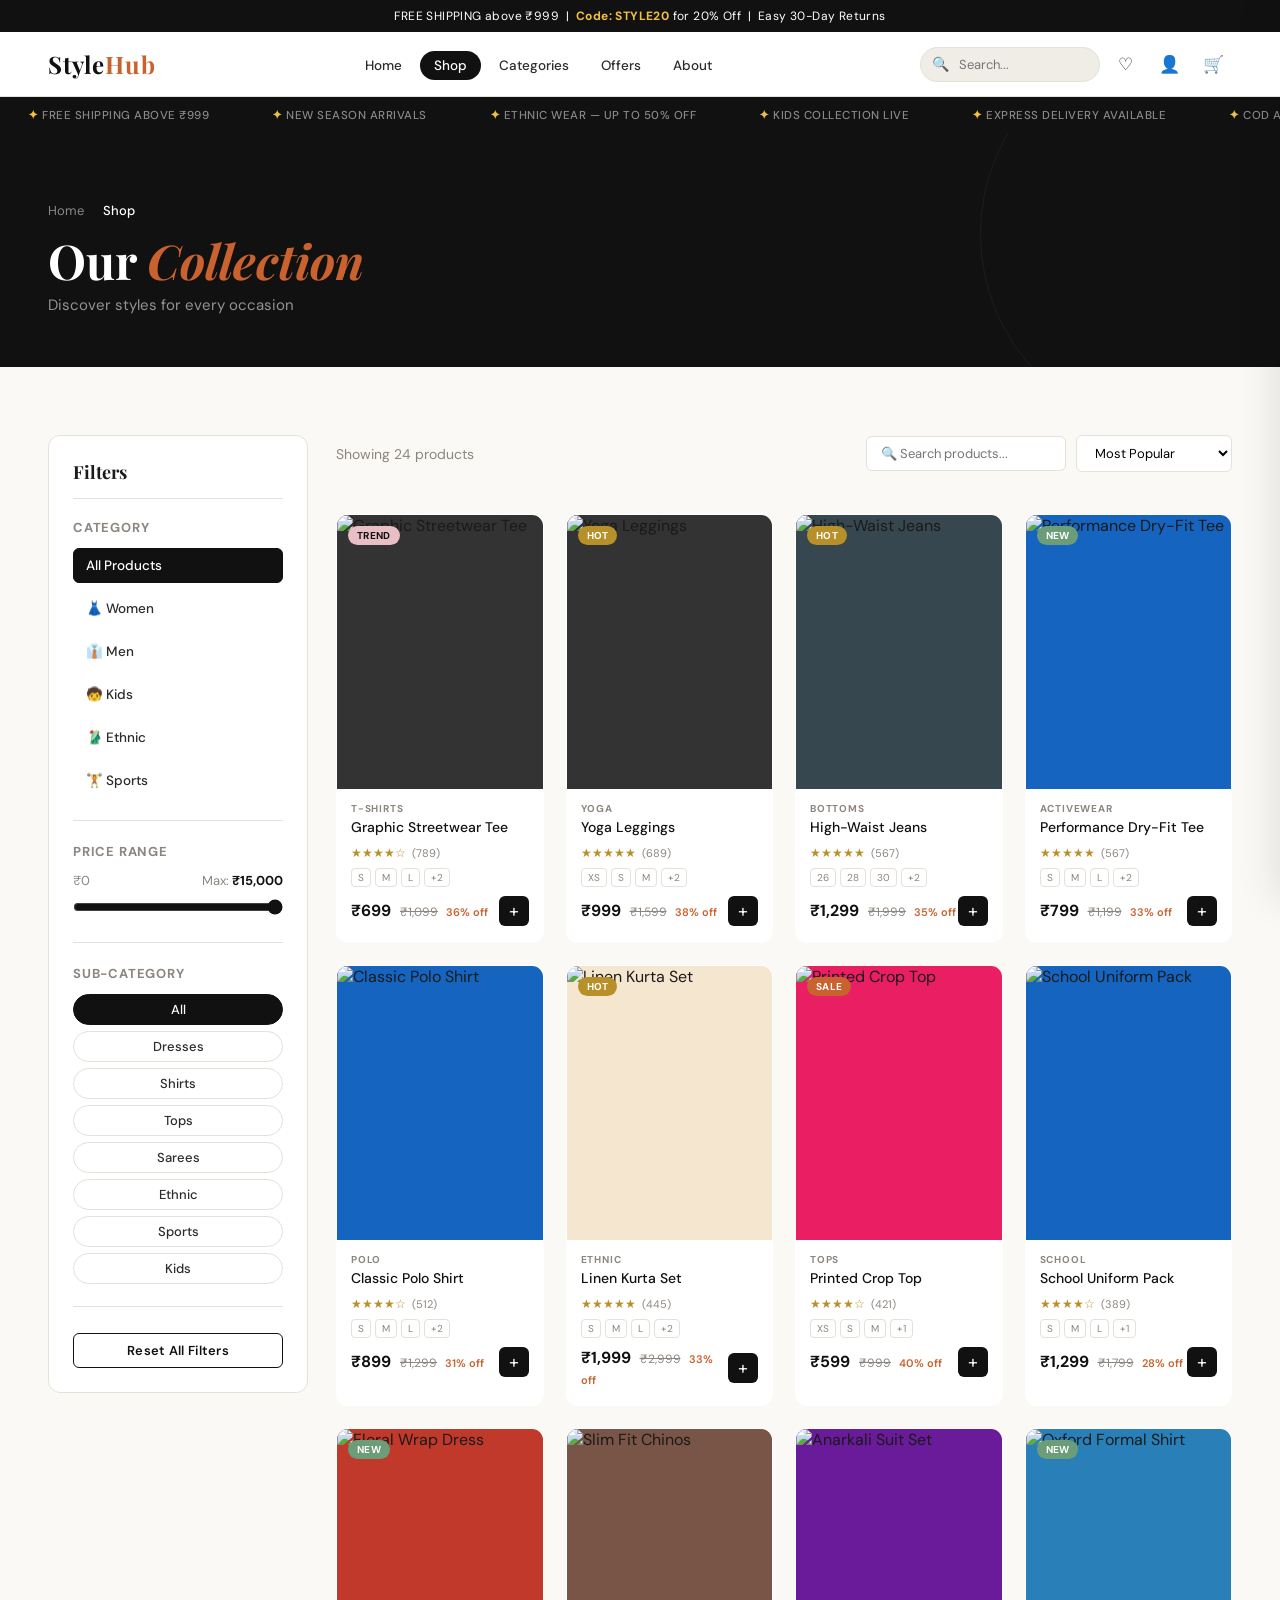
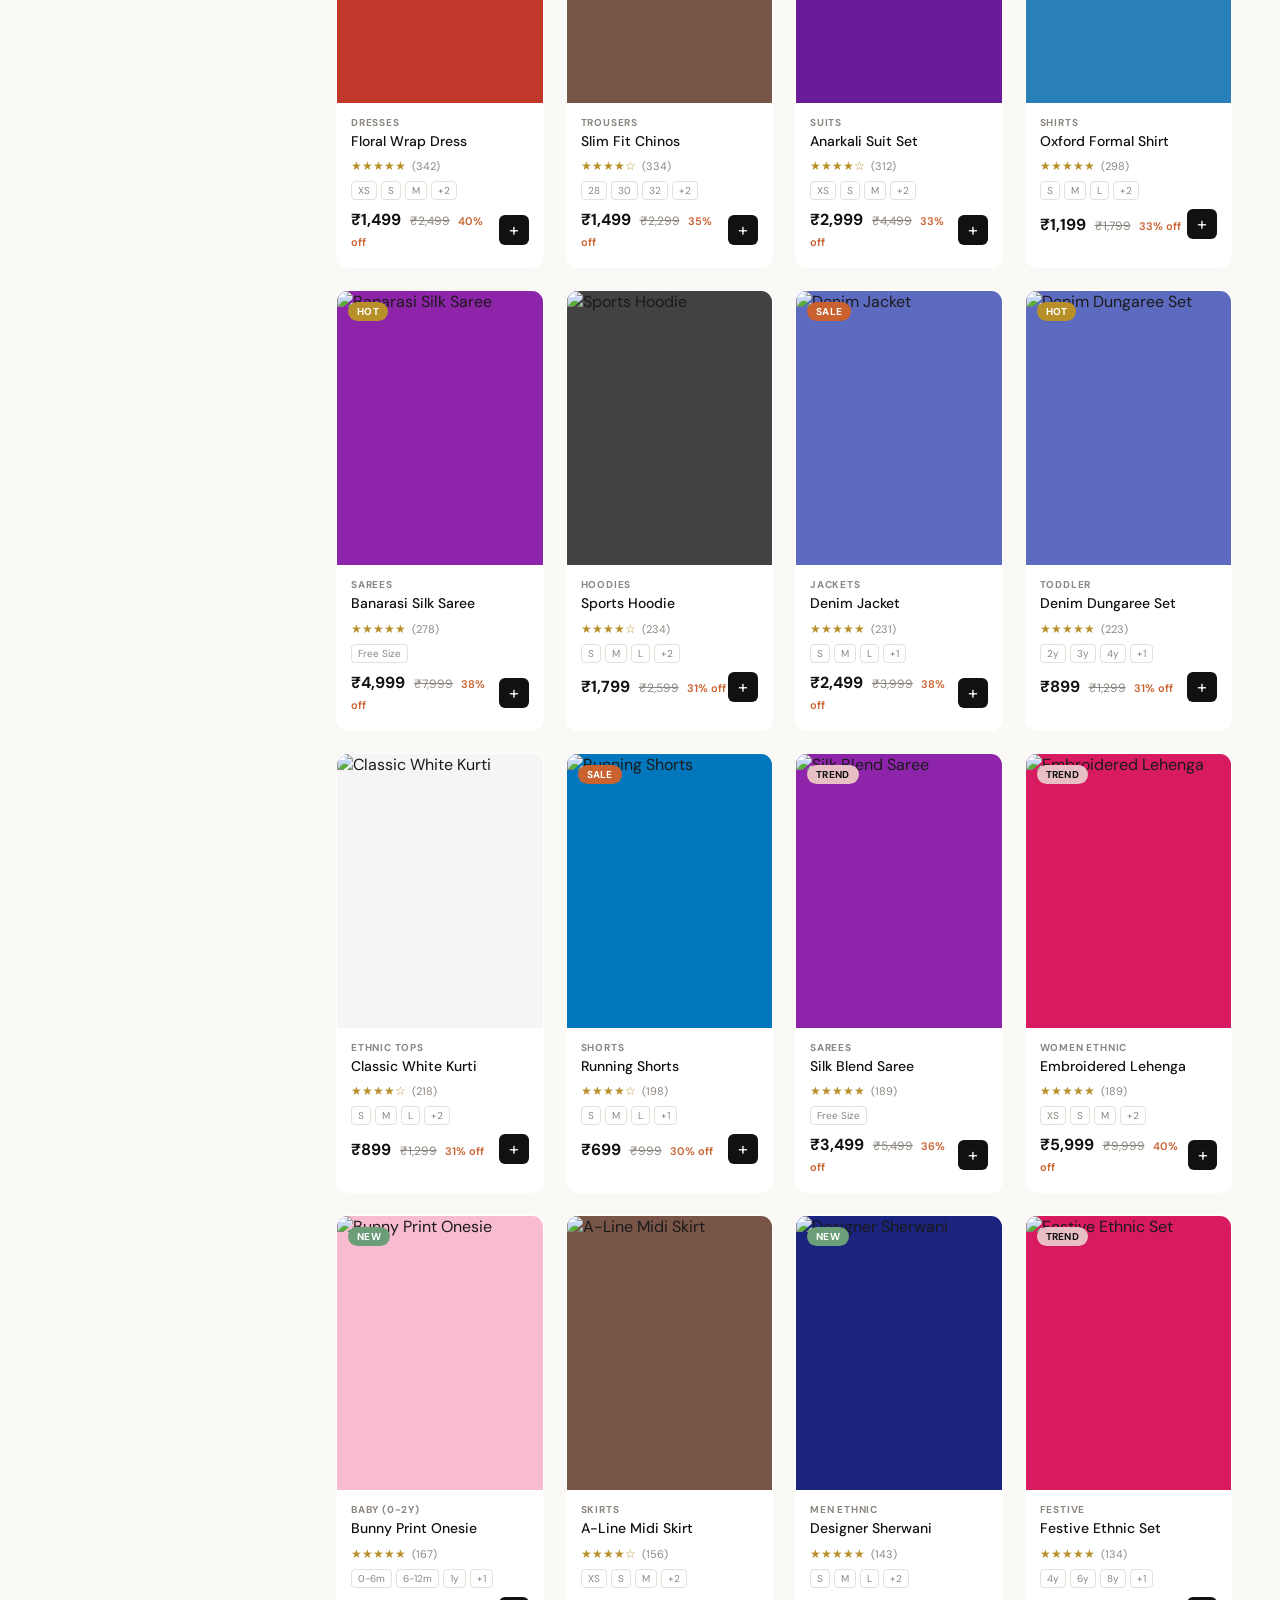
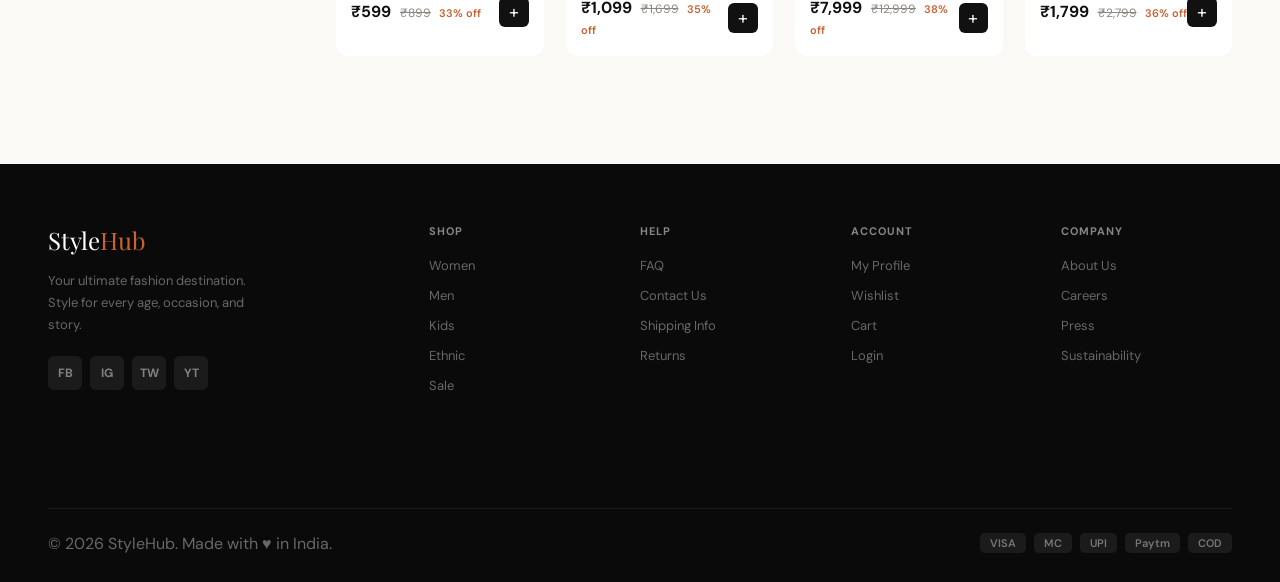
<file: projectnew/products.html>
<!DOCTYPE html>
<html lang="en">

<head>
  <meta charset="UTF-8">
  <meta name="viewport" content="width=device-width, initial-scale=1.0">
  <title>Shop – StyleHub</title>
  <link rel="icon" type="image/svg+xml"
    href="data:image/svg+xml,%3Csvg xmlns='http://www.w3.org/2000/svg' viewBox='0 0 32 32'%3E%3Crect width='32' height='32' rx='8' fill='%23c0392b'/%3E%3Ctext x='50%25' y='50%25' dominant-baseline='central' text-anchor='middle' font-family='Georgia%2C serif' font-size='20' font-weight='700' fill='%23ffffff'%3ES%3C/text%3E%3C/svg%3E">
  <link rel="stylesheet" href="css/style.css">
  <style>
    .shop-layout {
      display: grid;
      grid-template-columns: 260px 1fr;
      gap: 28px;
      align-items: start;
    }

    .filter-sidebar {
      background: var(--white);
      border-radius: var(--radius);
      border: 1.5px solid var(--border);
      padding: 24px;
      position: sticky;
      top: 80px;
    }

    .filter-sidebar h3 {
      font-family: var(--font-display);
      font-size: 18px;
      margin-bottom: 20px;
      padding-bottom: 14px;
      border-bottom: 1px solid var(--border);
    }

    .filter-section {
      margin-bottom: 22px;
      padding-bottom: 22px;
      border-bottom: 1px solid var(--border);
    }

    .filter-section:last-child {
      border-bottom: none;
      margin-bottom: 0;
      padding-bottom: 0;
    }

    .filter-section-title {
      font-size: 13px;
      font-weight: 700;
      text-transform: uppercase;
      letter-spacing: 0.8px;
      color: var(--muted);
      margin-bottom: 12px;
    }

    .filter-btn-group {
      display: flex;
      flex-direction: column;
      gap: 8px;
    }

    .filter-cat-btn {
      text-align: left;
      padding: 8px 12px;
      border-radius: var(--radius-sm);
      font-size: 13.5px;
      font-weight: 500;
      color: var(--ink-soft);
      transition: var(--transition);
      background: none;
      border: 1.5px solid transparent;
    }

    .filter-cat-btn:hover,
    .filter-cat-btn.active {
      background: var(--ink);
      color: #fff;
      border-color: var(--ink);
    }

    .price-range-row {
      display: flex;
      align-items: center;
      justify-content: space-between;
      margin-bottom: 10px;
      font-size: 13px;
      color: var(--muted);
    }

    .price-range-row b {
      color: var(--ink);
    }

    .sort-bar {
      display: flex;
      align-items: center;
      justify-content: space-between;
      margin-bottom: 22px;
      flex-wrap: wrap;
      gap: 10px;
    }

    .sort-right {
      display: flex;
      align-items: center;
      gap: 10px;
    }

    .sort-select {
      padding: 8px 14px;
      border: 1.5px solid var(--border);
      border-radius: var(--radius-sm);
      font-size: 13px;
      font-family: var(--font-body);
      outline: none;
      background: var(--white);
      cursor: pointer;
    }

    .search-input-bar {
      padding: 8px 14px;
      border: 1.5px solid var(--border);
      border-radius: var(--radius-sm);
      font-size: 13px;
      font-family: var(--font-body);
      outline: none;
      width: 200px;
      transition: var(--transition);
    }

    .search-input-bar:focus {
      border-color: var(--ink);
    }

    @media(max-width:900px) {
      .shop-layout {
        grid-template-columns: 1fr;
      }

      .filter-sidebar {
        position: static;
      }
    }
  </style>
</head>

<body>
  <div id="navbar-mount"></div>
  <div id="marquee-mount"></div>

  <!-- PAGE BANNER -->
  <div class="page-banner">
    <div class="container">
      <div class="breadcrumb" style="color:rgba(255,255,255,0.5);">
        <a href="index.html" style="color:rgba(255,255,255,0.5);">Home</a>
        <span class="breadcrumb-sep">›</span>
        <span style="color:#fff;">Shop</span>
      </div>
      <div class="page-banner-title">Our <em style="color:var(--rust);">Collection</em></div>
      <p class="page-banner-sub">Discover styles for every occasion</p>
    </div>
  </div>

  <section class="section">
    <div class="container">
      <div class="shop-layout">

        <!-- SIDEBAR -->
        <aside class="filter-sidebar">
          <h3>Filters</h3>
          <div class="filter-section">
            <div class="filter-section-title">Category</div>
            <div class="filter-btn-group">
              <button class="filter-cat-btn" data-cat-btn="all" onclick="setCategory('all')">All Products</button>
              <button class="filter-cat-btn" data-cat-btn="women" onclick="setCategory('women')">👗 Women</button>
              <button class="filter-cat-btn" data-cat-btn="men" onclick="setCategory('men')">👔 Men</button>
              <button class="filter-cat-btn" data-cat-btn="kids" onclick="setCategory('kids')">🧒 Kids</button>
              <button class="filter-cat-btn" data-cat-btn="ethnic" onclick="setCategory('ethnic')">🥻 Ethnic</button>
              <button class="filter-cat-btn" data-cat-btn="sports" onclick="setCategory('sports')">🏋️ Sports</button>
            </div>
          </div>
          <div class="filter-section">
            <div class="filter-section-title">Price Range</div>
            <div class="price-range-row">
              <span>₹0</span>
              <span>Max: <b id="price-display">₹15,000</b></span>
            </div>
            <input type="range" class="price-slider" min="0" max="15000" step="100" value="15000" id="price-range"
              oninput="filterState.maxPrice=+this.value;document.getElementById('price-display').textContent='₹'+Number(this.value).toLocaleString();renderFilteredProducts();">
          </div>
          <div class="filter-section">
            <div class="filter-section-title">Sub-category</div>
            <div class="filter-bar" id="filter-chips" style="flex-direction:column;gap:6px;"></div>
          </div>
          <button class="btn btn-outline btn-full btn-sm" onclick="resetFilters()" style="margin-top:4px;">Reset All
            Filters</button>
        </aside>

        <!-- MAIN -->
        <div>
          <div class="sort-bar">
            <div>
              <span id="product-count" style="font-size:14px;color:var(--muted);"></span>
            </div>
            <div class="sort-right">
              <input class="search-input-bar" type="text" placeholder="🔍 Search products..." id="filter-search"
                oninput="setSearch(this.value)">
              <select class="sort-select" id="sort-select" onchange="setSort(this.value)">
                <option value="popular">Most Popular</option>
                <option value="newest">Newest</option>
                <option value="price-low">Price: Low to High</option>
                <option value="price-high">Price: High to Low</option>
                <option value="discount">Biggest Discount</option>
              </select>
            </div>
          </div>
          <div class="filter-bar" id="sub-chips" style="margin-bottom:20px;"></div>
          <div class="product-grid" id="product-grid"></div>
          <div class="pagination" id="pagination"></div>
        </div>
      </div>
    </div>
  </section>

  <div id="footer-mount"></div>
  <div id="cart-sidebar-mount"></div>

  <script src="js/main.js"></script>
  <script src="js/cart.js"></script>
  <script src="js/filter.js"></script>
  <script>
    document.getElementById('navbar-mount').innerHTML = buildNavbar('products.html');
    document.getElementById('marquee-mount').innerHTML = buildMarquee();
    document.getElementById('footer-mount').innerHTML = buildFooter();
    document.getElementById('cart-sidebar-mount').innerHTML = buildCartSidebar();

    // Init filters from URL
    initFiltersFromURL();

    // Also render sub-chips in separate element
    function renderFilterChips(containerId = 'filter-chips') {
      const container = document.getElementById(containerId);
      if (!container) return;
      const chips = SUB_CATEGORIES[filterState.cat] || SUB_CATEGORIES.all;
      container.innerHTML = chips.map(c =>
        `<button class="filter-chip${filterState.sub === c || (c === 'All' && !filterState.sub) ? ' active' : ''}"
      onclick="setSub('${c === 'All' ? '' : c}')">${c}</button>`
      ).join('');
    }
    renderFilterChips();
  </script>
</body>

</html>
</file>
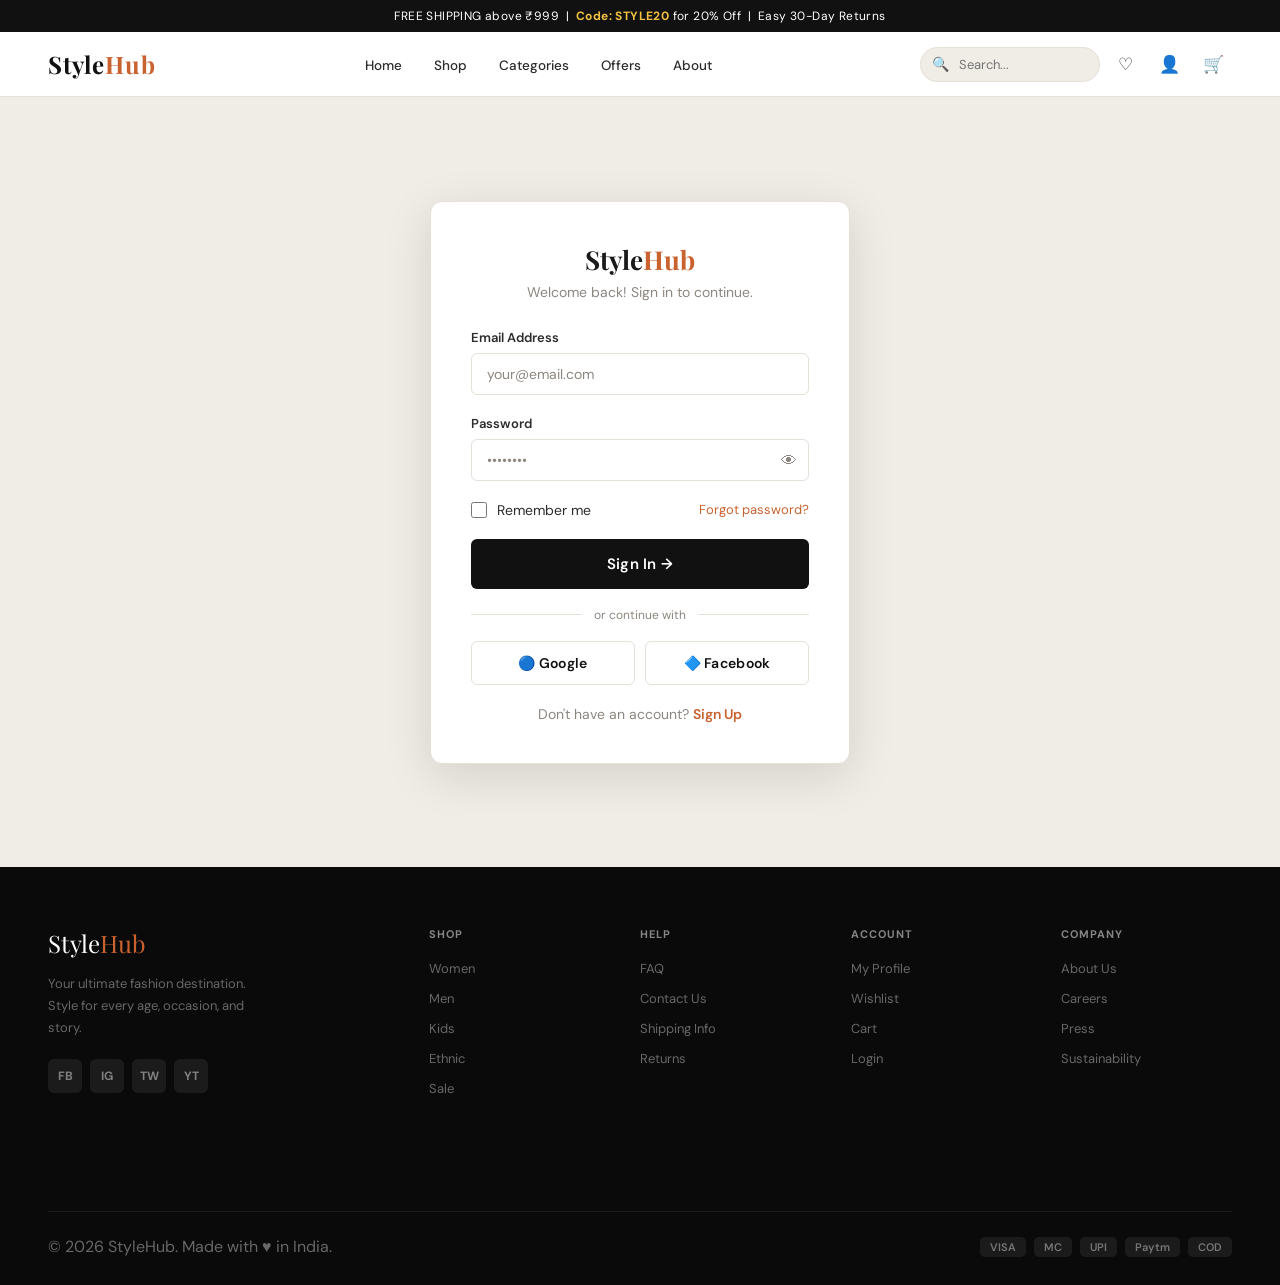
<file: projectnew/profile.html>
<!DOCTYPE html>
<html lang="en">

<head>
  <meta charset="UTF-8">
  <meta name="viewport" content="width=device-width, initial-scale=1.0">
  <title>My Profile – StyleHub</title>
  <link rel="icon" type="image/svg+xml"
    href="data:image/svg+xml,%3Csvg xmlns='http://www.w3.org/2000/svg' viewBox='0 0 32 32'%3E%3Crect width='32' height='32' rx='8' fill='%23c0392b'/%3E%3Ctext x='50%25' y='50%25' dominant-baseline='central' text-anchor='middle' font-family='Georgia%2C serif' font-size='20' font-weight='700' fill='%23ffffff'%3ES%3C/text%3E%3C/svg%3E">
  <link rel="stylesheet" href="css/style.css">
  <style>
    .profile-layout {
      display: grid;
      grid-template-columns: 260px 1fr;
      gap: 28px;
      align-items: start;
    }

    .profile-sidebar {
      background: var(--white);
      border-radius: var(--radius);
      border: 1.5px solid var(--border);
      padding: 28px;
      position: sticky;
      top: 80px;
      text-align: center;
    }

    .profile-avatar {
      width: 80px;
      height: 80px;
      border-radius: 50%;
      background: var(--blush);
      display: flex;
      align-items: center;
      justify-content: center;
      font-family: var(--font-display);
      font-size: 32px;
      font-weight: 700;
      color: var(--rust);
      margin: 0 auto 14px;
    }

    .profile-menu {
      margin-top: 20px;
      text-align: left;
    }

    .profile-menu a {
      display: flex;
      align-items: center;
      gap: 10px;
      padding: 10px 12px;
      border-radius: var(--radius-sm);
      font-size: 14px;
      font-weight: 500;
      color: var(--ink-soft);
      transition: var(--transition);
      margin-bottom: 4px;
    }

    .profile-menu a:hover,
    .profile-menu a.active {
      background: var(--sand);
      color: var(--ink);
    }

    .profile-card {
      background: var(--white);
      border-radius: var(--radius);
      border: 1.5px solid var(--border);
      padding: 28px;
      margin-bottom: 20px;
    }

    .profile-card h3 {
      font-family: var(--font-display);
      font-size: 20px;
      margin-bottom: 20px;
      padding-bottom: 14px;
      border-bottom: 1px solid var(--border);
    }

    .form-grid-2 {
      display: grid;
      grid-template-columns: 1fr 1fr;
      gap: 14px;
    }

    .order-row-item {
      display: flex;
      align-items: center;
      gap: 14px;
      padding: 14px;
      background: var(--sand);
      border-radius: var(--radius-sm);
      margin-bottom: 10px;
    }

    .order-row-item-img {
      width: 56px;
      height: 70px;
      border-radius: var(--radius-sm);
      background: var(--border);
      overflow: hidden;
      flex-shrink: 0;
    }

    .order-row-item-img img {
      width: 100%;
      height: 100%;
      object-fit: cover;
    }

    @media(max-width:900px) {
      .profile-layout {
        grid-template-columns: 1fr;
      }

      .profile-sidebar {
        position: static;
      }

      .form-grid-2 {
        grid-template-columns: 1fr;
      }
    }
  </style>
</head>

<body>
  <div id="navbar-mount"></div>
  <div class="page-banner">
    <div class="container">
      <div class="page-banner-title">My <em style="color:var(--rust);">Account</em></div>
    </div>
  </div>
  <section class="section">
    <div class="container">
      <div class="profile-layout">
        <aside class="profile-sidebar">
          <div class="profile-avatar" id="profile-avatar-letter">U</div>
          <div style="font-family:var(--font-display);font-size:18px;font-weight:700;" id="profile-name-display">User
          </div>
          <div style="font-size:13px;color:var(--muted);margin-top:4px;" id="profile-email-display">—</div>
          <div style="font-size:12px;color:var(--muted);margin-top:4px;" id="profile-joined">—</div>
          <div class="profile-menu">
            <a href="#" class="active" onclick="showTab('details',this)">👤 My Details</a>
            <a href="#" onclick="showTab('orders',this)">📦 Orders</a>
            <a href="wishlist.html">♡ Wishlist</a>
            <a href="#" onclick="showTab('addresses',this)">📍 Addresses</a>
            <a href="#" onclick="logoutUser()" style="color:var(--rust);">🚪 Logout</a>
          </div>
        </aside>
        <div>
          <!-- DETAILS TAB -->
          <div class="profile-card" id="tab-details">
            <h3>Personal Information</h3>
            <form onsubmit="handleProfileUpdate(event)">
              <div class="form-grid-2">
                <div class="form-group"><label class="form-label">Full Name</label><input class="form-input"
                    id="profile-name" placeholder="Your Name"></div>
                <div class="form-group"><label class="form-label">Email</label><input class="form-input"
                    id="profile-email" type="email" readonly style="background:var(--sand);"></div>
              </div>
              <div class="form-group"><label class="form-label">Phone Number</label><input class="form-input"
                  id="profile-phone" placeholder="+91 98765 43210"></div>
              <div class="form-group"><label class="form-label">Default Address</label><textarea class="form-textarea"
                  id="profile-address" rows="3" placeholder="123, Main Street, City - 400001"></textarea></div>
              <button type="submit" class="btn btn-primary">Save Changes</button>
            </form>
          </div>
          <!-- ORDERS TAB -->
          <div class="profile-card" id="tab-orders" style="display:none;">
            <h3>My Orders</h3>
            <div id="orders-list"></div>
          </div>
          <!-- ADDRESSES TAB -->
          <div class="profile-card" id="tab-addresses" style="display:none;">
            <h3>Saved Addresses</h3>
            <div style="text-align:center;padding:40px;color:var(--muted);">
              <div style="font-size:36px;margin-bottom:12px;">📍</div>
              <p>No saved addresses yet.</p>
              <button class="btn btn-outline btn-sm" style="margin-top:14px;">+ Add New Address</button>
            </div>
          </div>
        </div>
      </div>
    </div>
  </section>
  <div id="footer-mount"></div>
  <script src="js/main.js"></script>
  <script src="js/auth.js"></script>
  <script>
    document.getElementById('navbar-mount').innerHTML = buildNavbar('profile.html');
    document.getElementById('footer-mount').innerHTML = buildFooter();
    renderProfile();
    // Demo orders
    document.getElementById('orders-list').innerHTML = PRODUCTS.slice(0, 3).map((p, i) => `
  <div class="order-row-item">
    <div class="order-row-item-img"><img src="${p.img}" alt="" onerror="this.parentNode.style.background=p.color;this.remove()"></div>
    <div style="flex:1;"><div style="font-weight:600;font-size:14px;">${p.name}</div><div style="font-size:12px;color:var(--muted);margin-top:3px;">Order #SH2025${i + 1} • ${new Date(Date.now() - (i + 1) * 7 * 86400000).toLocaleDateString('en-IN')}</div></div>
    <span class="tag tag-green">Delivered</span>
  </div>`).join('') || '<p style="color:var(--muted);text-align:center;">No orders yet.</p>';

    function showTab(name, link) {
      ['details', 'orders', 'addresses'].forEach(t => { const el = document.getElementById('tab-' + t); if (el) el.style.display = 'none'; });
      document.getElementById('tab-' + name).style.display = 'block';
      document.querySelectorAll('.profile-menu a').forEach(a => a.classList.remove('active'));
      if (link) link.classList.add('active');
    }
  </script>
</body>

</html>
</file>
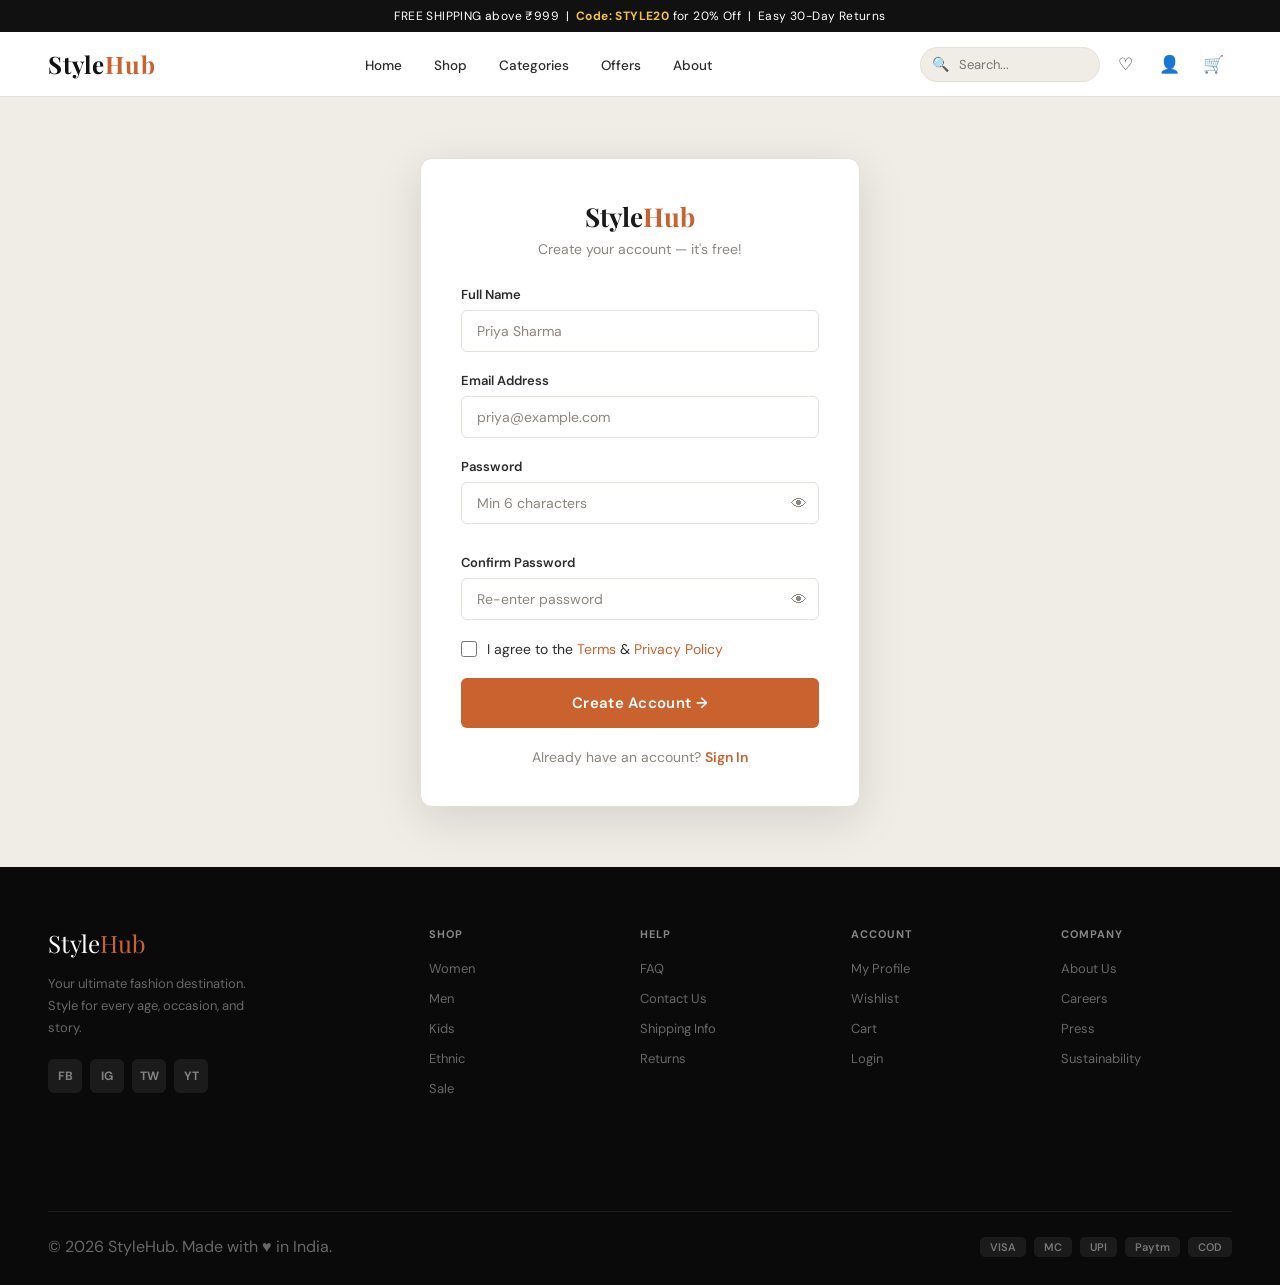
<file: projectnew/signup.html>
<!DOCTYPE html>
<html lang="en">

<head>
  <meta charset="UTF-8">
  <meta name="viewport" content="width=device-width, initial-scale=1.0">
  <title>Sign Up – StyleHub</title>
  <link rel="icon" type="image/svg+xml"
    href="data:image/svg+xml,%3Csvg xmlns='http://www.w3.org/2000/svg' viewBox='0 0 32 32'%3E%3Crect width='32' height='32' rx='8' fill='%23c0392b'/%3E%3Ctext x='50%25' y='50%25' dominant-baseline='central' text-anchor='middle' font-family='Georgia%2C serif' font-size='20' font-weight='700' fill='%23ffffff'%3ES%3C/text%3E%3C/svg%3E">
  <link rel="stylesheet" href="css/style.css">
  <style>
    .auth-wrap {
      min-height: calc(100vh - 130px);
      display: flex;
      align-items: center;
      justify-content: center;
      padding: 40px 20px;
      background: var(--sand);
    }

    .auth-card {
      background: var(--white);
      border-radius: var(--radius);
      border: 1.5px solid var(--border);
      padding: 40px;
      width: 100%;
      max-width: 440px;
      box-shadow: var(--shadow-lg);
    }

    .auth-logo {
      font-family: var(--font-display);
      font-size: 26px;
      font-weight: 700;
      text-align: center;
      margin-bottom: 6px;
    }

    .auth-logo span {
      color: var(--rust);
    }

    .auth-subtitle {
      text-align: center;
      color: var(--muted);
      font-size: 14px;
      margin-bottom: 28px;
    }

    .auth-switch {
      text-align: center;
      font-size: 14px;
      margin-top: 20px;
      color: var(--muted);
    }

    .auth-switch a {
      color: var(--rust);
      font-weight: 600;
    }

    .pass-toggle {
      position: relative;
    }

    .pass-toggle input {
      padding-right: 44px;
    }

    .pass-eye {
      position: absolute;
      right: 12px;
      top: 50%;
      transform: translateY(-50%);
      cursor: pointer;
      font-size: 16px;
      color: var(--muted);
    }

    .strength-bar {
      height: 4px;
      border-radius: 2px;
      margin-top: 6px;
      transition: 0.3s;
    }
  </style>
</head>

<body>
  <div id="navbar-mount"></div>
  <div class="auth-wrap">
    <div class="auth-card">
      <div class="auth-logo">Style<span>Hub</span></div>
      <div class="auth-subtitle">Create your account — it's free!</div>
      <form onsubmit="handleSignup(event)">
        <div class="form-group">
          <label class="form-label">Full Name</label>
          <input class="form-input" id="signup-name" type="text" placeholder="Priya Sharma" required>
        </div>
        <div class="form-group">
          <label class="form-label">Email Address</label>
          <input class="form-input" id="signup-email" type="email" placeholder="priya@example.com" required>
        </div>
        <div class="form-group">
          <label class="form-label">Password</label>
          <div class="pass-toggle">
            <input class="form-input" id="signup-pass" type="password" placeholder="Min 6 characters"
              oninput="checkStrength(this.value)" required>
            <span class="pass-eye" onclick="togglePass('signup-pass',this)">👁</span>
          </div>
          <div class="strength-bar" id="strength-bar" style="background:var(--border);width:0%"></div>
          <div class="form-hint" id="strength-label"></div>
        </div>
        <div class="form-group">
          <label class="form-label">Confirm Password</label>
          <div class="pass-toggle">
            <input class="form-input" id="signup-confirm" type="password" placeholder="Re-enter password" required>
            <span class="pass-eye" onclick="togglePass('signup-confirm',this)">👁</span>
          </div>
        </div>
        <label class="form-check" style="margin-bottom:20px;">
          <input type="checkbox" id="terms-check" required>
          <span class="form-check-label">I agree to the <a href="#" style="color:var(--rust);">Terms</a> &amp; <a
              href="#" style="color:var(--rust);">Privacy Policy</a></span>
        </label>
        <button type="submit" class="btn btn-secondary btn-full btn-lg">Create Account →</button>
      </form>
      <div class="auth-switch">Already have an account? <a href="login.html">Sign In</a></div>
    </div>
  </div>
  <div id="footer-mount"></div>
  <script src="js/main.js"></script>
  <script src="js/auth.js"></script>
  <script>
    document.getElementById('navbar-mount').innerHTML = buildNavbar('signup.html');
    document.getElementById('footer-mount').innerHTML = buildFooter();
    function togglePass(id, eye) {
      const inp = document.getElementById(id);
      inp.type = inp.type === 'password' ? 'text' : 'password';
      eye.textContent = inp.type === 'password' ? '👁' : '🙈';
    }
    function checkStrength(val) {
      const bar = document.getElementById('strength-bar');
      const label = document.getElementById('strength-label');
      let score = 0;
      if (val.length >= 6) score++;
      if (val.length >= 10) score++;
      if (/[A-Z]/.test(val)) score++;
      if (/[0-9]/.test(val)) score++;
      if (/[^A-Za-z0-9]/.test(val)) score++;
      const levels = [
        { w: '20%', c: '#d32f2f', l: 'Very Weak' },
        { w: '40%', c: '#f57c00', l: 'Weak' },
        { w: '60%', c: '#fbc02d', l: 'Fair' },
        { w: '80%', c: '#388e3c', l: 'Strong' },
        { w: '100%', c: '#1b5e20', l: 'Very Strong' }
      ];
      const lv = levels[Math.min(score - 1, 4)] || levels[0];
      bar.style.width = lv.w; bar.style.background = lv.c;
      label.textContent = val ? lv.l : '';
    }
  </script>
</body>

</html>
</file>
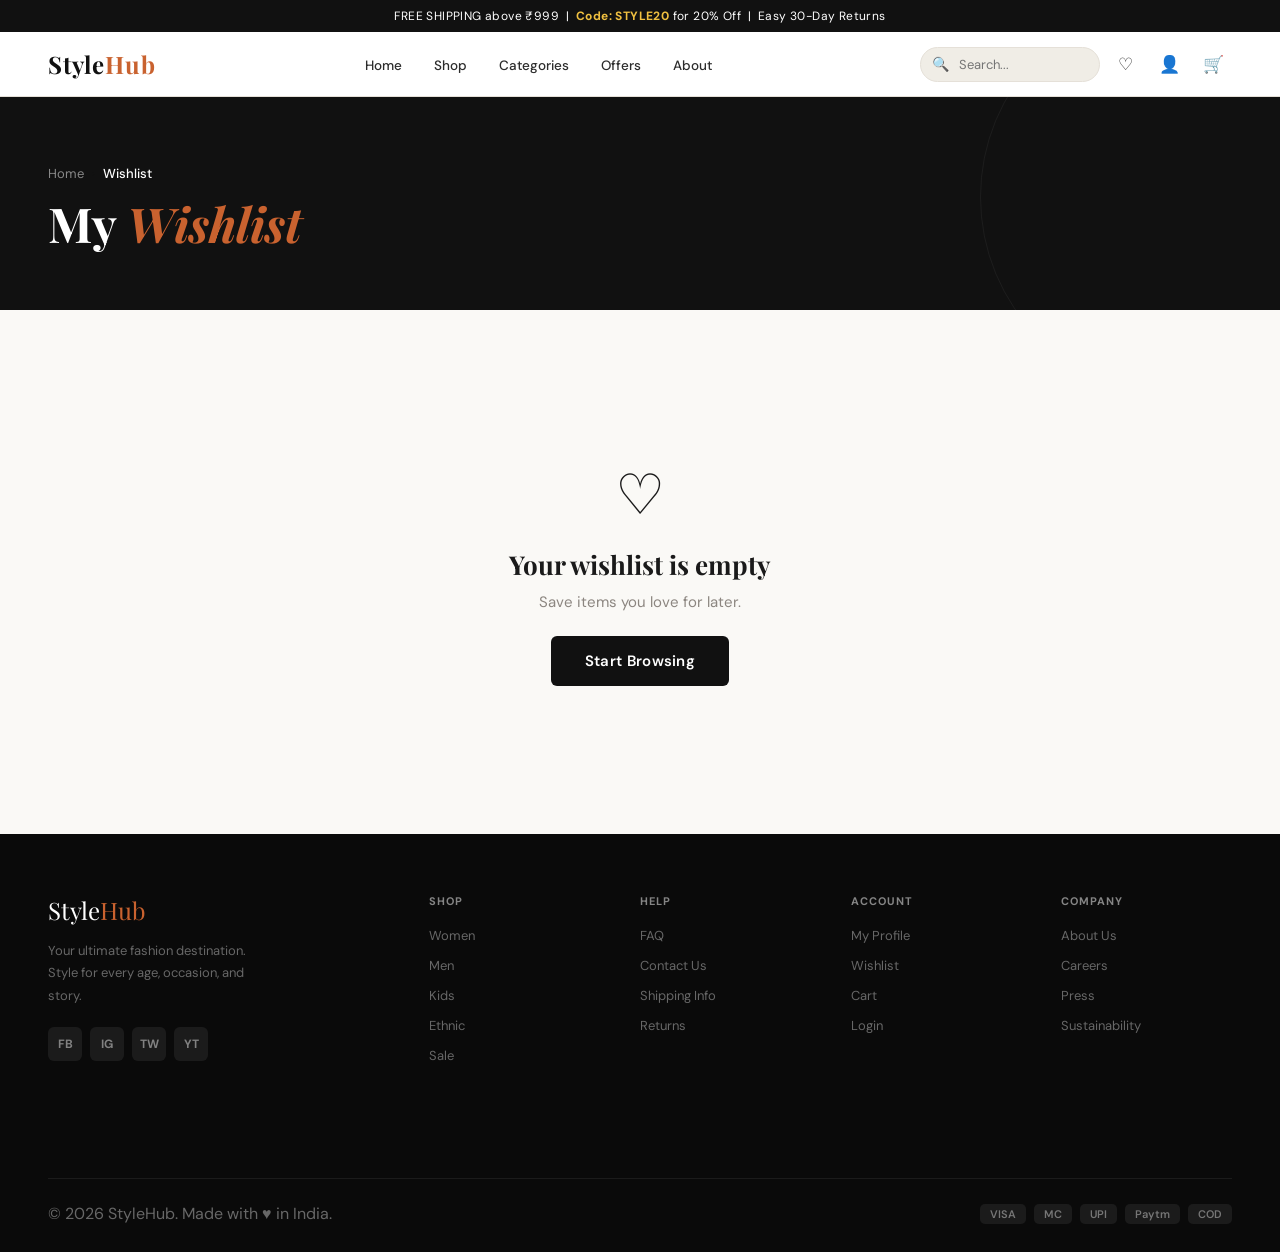
<file: projectnew/wishlist.html>
<!DOCTYPE html>
<html lang="en">

<head>
  <meta charset="UTF-8">
  <meta name="viewport" content="width=device-width, initial-scale=1.0">
  <title>Wishlist – StyleHub</title>
  <link rel="icon" type="image/svg+xml"
    href="data:image/svg+xml,%3Csvg xmlns='http://www.w3.org/2000/svg' viewBox='0 0 32 32'%3E%3Crect width='32' height='32' rx='8' fill='%23c0392b'/%3E%3Ctext x='50%25' y='50%25' dominant-baseline='central' text-anchor='middle' font-family='Georgia%2C serif' font-size='20' font-weight='700' fill='%23ffffff'%3ES%3C/text%3E%3C/svg%3E">
  <link rel="stylesheet" href="css/style.css">
</head>

<body>
  <div id="navbar-mount"></div>
  <div class="page-banner">
    <div class="container">
      <div class="breadcrumb" style="color:rgba(255,255,255,0.5);">
        <a href="index.html" style="color:rgba(255,255,255,0.5);">Home</a><span class="breadcrumb-sep">›</span>
        <span style="color:#fff;">Wishlist</span>
      </div>
      <div class="page-banner-title">My <em style="color:var(--rust);">Wishlist</em></div>
    </div>
  </div>
  <section class="section">
    <div class="container">
      <div id="wishlist-content"></div>
    </div>
  </section>
  <div id="footer-mount"></div>
  <script src="js/main.js"></script>
  <script>
    document.getElementById('navbar-mount').innerHTML = buildNavbar('wishlist.html');
    document.getElementById('footer-mount').innerHTML = buildFooter();

    function renderWishlist() {
      const wish = getWishlist();
      const container = document.getElementById('wishlist-content');
      if (!wish.length) {
        container.innerHTML = `<div class="empty-state"><div class="empty-state-icon">♡</div><h3>Your wishlist is empty</h3><p>Save items you love for later.</p><a href="products.html" class="btn btn-primary btn-lg">Start Browsing</a></div>`;
        return;
      }
      const wishProducts = PRODUCTS.filter(p => wish.includes(p.id));
      container.innerHTML = `
    <div style="display:flex;justify-content:space-between;align-items:center;margin-bottom:24px;">
      <p style="color:var(--muted);font-size:14px;">${wishProducts.length} saved item${wishProducts.length !== 1 ? 's' : ''}</p>
      <button onclick="if(confirm('Clear wishlist?')){localStorage.removeItem('sh_wish');renderWishlist();}" class="btn btn-ghost btn-sm">Clear All</button>
    </div>
    <div class="product-grid">${wishProducts.map(p => productCardHTML(p)).join('')}</div>`;
    }
    renderWishlist();
  </script>
</body>

</html>
</file>
<file: projectnew/css/style.css>
/* ============================================================
   StyleHub — Global Stylesheet
   Design: Luxury editorial. Ink + cream + rust accent palette.
   ============================================================ */

/* ── FONTS ── */
@import url('https://fonts.googleapis.com/css2?family=Playfair+Display:wght@400;600;700;900&family=DM+Sans:wght@300;400;500;600&display=swap');

/* ── RESET ── */
*,
*::before,
*::after {
  margin: 0;
  padding: 0;
  box-sizing: border-box;
}

html {
  scroll-behavior: smooth;
  font-size: 16px;
}

body {
  font-family: 'DM Sans', sans-serif;
  background: #faf9f6;
  color: #1a1a1a;
  overflow-x: hidden;
}

img {
  display: block;
  max-width: 100%;
}

a {
  text-decoration: none;
  color: inherit;
}

button {
  cursor: pointer;
  font-family: 'DM Sans', sans-serif;
  border: none;
  background: none;
}

ul,
ol {
  list-style: none;
}

input,
textarea,
select {
  font-family: 'DM Sans', sans-serif;
}

/* ── CSS VARIABLES ── */
:root {
  --ink: #111111;
  --ink-soft: #2c2c2c;
  --cream: #faf9f6;
  --sand: #f0ede6;
  --border: #e5e0d8;
  --muted: #8c8680;
  --white: #ffffff;
  --rust: #c9622f;
  --rust-dark: #a84d22;
  --gold: #b8902a;
  --sage: #6b9e78;
  --blush: #e8bfc4;

  --font-display: 'Playfair Display', Georgia, serif;
  --font-body: 'DM Sans', sans-serif;

  --radius: 12px;
  --radius-sm: 6px;
  --radius-lg: 20px;
  --shadow: 0 4px 24px rgba(0, 0, 0, 0.08);
  --shadow-lg: 0 12px 48px rgba(0, 0, 0, 0.12);
  --transition: all 0.25s ease;
}

/* ── SCROLLBAR ── */
::-webkit-scrollbar {
  width: 5px;
}

::-webkit-scrollbar-track {
  background: var(--sand);
}

::-webkit-scrollbar-thumb {
  background: var(--muted);
  border-radius: 3px;
}

/* ============================================================
   NAVBAR
   ============================================================ */
.navbar {
  position: sticky;
  top: 0;
  z-index: 900;
  background: var(--white);
  border-bottom: 1px solid var(--border);
  padding: 0 48px;
}

.nav-inner {
  display: flex;
  align-items: center;
  justify-content: space-between;
  height: 64px;
  max-width: 1400px;
  margin: 0 auto;
}

.nav-logo {
  font-family: var(--font-display);
  font-size: 24px;
  font-weight: 700;
  letter-spacing: 1px;
  color: var(--ink);
}

.nav-logo span {
  color: var(--rust);
}

.nav-links {
  display: flex;
  align-items: center;
  gap: 4px;
}

.nav-links a {
  padding: 6px 14px;
  border-radius: 20px;
  font-size: 13.5px;
  font-weight: 500;
  color: var(--ink-soft);
  transition: var(--transition);
}

.nav-links a:hover,
.nav-links a.active {
  background: var(--ink);
  color: var(--white);
}

.nav-actions {
  display: flex;
  align-items: center;
  gap: 6px;
}

.nav-search-wrap {
  position: relative;
}

.nav-search {
  background: var(--sand);
  border: 1.5px solid var(--border);
  border-radius: 22px;
  padding: 8px 16px 8px 38px;
  font-size: 13px;
  width: 180px;
  outline: none;
  transition: var(--transition);
  color: var(--ink);
}

.nav-search:focus {
  width: 230px;
  border-color: var(--ink);
}

.nav-search-icon {
  position: absolute;
  left: 12px;
  top: 50%;
  transform: translateY(-50%);
  font-size: 14px;
  color: var(--muted);
  pointer-events: none;
}

.nav-btn {
  width: 38px;
  height: 38px;
  border-radius: 50%;
  display: flex;
  align-items: center;
  justify-content: center;
  font-size: 17px;
  color: var(--ink-soft);
  transition: var(--transition);
  position: relative;
}

.nav-btn:hover {
  background: var(--sand);
}

.nav-count {
  position: absolute;
  top: 2px;
  right: 2px;
  background: var(--rust);
  color: var(--white);
  font-size: 9px;
  font-weight: 700;
  width: 16px;
  height: 16px;
  border-radius: 50%;
  display: flex;
  align-items: center;
  justify-content: center;
}

/* ── ANNOUNCEMENT BAR ── */
.announce-bar {
  background: var(--ink);
  color: var(--white);
  text-align: center;
  padding: 8px 16px;
  font-size: 12px;
  letter-spacing: 0.4px;
}

.announce-bar b {
  color: #f0c040;
}

/* ============================================================
   BUTTONS
   ============================================================ */
.btn {
  display: inline-flex;
  align-items: center;
  justify-content: center;
  gap: 8px;
  padding: 12px 26px;
  border-radius: var(--radius-sm);
  font-size: 14px;
  font-weight: 600;
  transition: var(--transition);
  letter-spacing: 0.3px;
}

.btn-primary {
  background: var(--ink);
  color: var(--white);
}

.btn-primary:hover {
  background: var(--rust);
}

.btn-secondary {
  background: var(--rust);
  color: var(--white);
}

.btn-secondary:hover {
  background: var(--rust-dark);
}

.btn-outline {
  background: transparent;
  color: var(--ink);
  border: 1.5px solid var(--ink);
}

.btn-outline:hover {
  background: var(--ink);
  color: var(--white);
}

.btn-ghost {
  background: transparent;
  color: var(--ink);
  border: 1.5px solid var(--border);
}

.btn-ghost:hover {
  border-color: var(--ink);
}

.btn-sm {
  padding: 8px 18px;
  font-size: 13px;
}

.btn-lg {
  padding: 15px 34px;
  font-size: 15px;
}

.btn-full {
  width: 100%;
}

.btn-icon {
  width: 40px;
  height: 40px;
  padding: 0;
  border-radius: var(--radius-sm);
}

/* ============================================================
   FORM ELEMENTS
   ============================================================ */
.form-group {
  margin-bottom: 20px;
}

.form-label {
  display: block;
  font-size: 13px;
  font-weight: 600;
  margin-bottom: 7px;
  color: var(--ink-soft);
}

.form-input,
.form-select,
.form-textarea {
  width: 100%;
  padding: 11px 15px;
  border: 1.5px solid var(--border);
  border-radius: var(--radius-sm);
  font-size: 14px;
  color: var(--ink);
  background: var(--white);
  outline: none;
  transition: var(--transition);
}

.form-input:focus,
.form-select:focus,
.form-textarea:focus {
  border-color: var(--ink);
  box-shadow: 0 0 0 3px rgba(17, 17, 17, 0.06);
}

.form-input::placeholder {
  color: var(--muted);
}

.form-textarea {
  resize: vertical;
  min-height: 110px;
}

.form-error {
  font-size: 12px;
  color: #d32f2f;
  margin-top: 4px;
}

.form-hint {
  font-size: 12px;
  color: var(--muted);
  margin-top: 4px;
}

/* ── CHECKBOX / RADIO ── */
.form-check {
  display: flex;
  align-items: center;
  gap: 10px;
  cursor: pointer;
}

.form-check input {
  width: 16px;
  height: 16px;
  accent-color: var(--ink);
  cursor: pointer;
}

.form-check-label {
  font-size: 14px;
  color: var(--ink-soft);
}

/* ============================================================
   PRODUCT CARDS
   ============================================================ */
.product-grid {
  display: grid;
  grid-template-columns: repeat(4, 1fr);
  gap: 22px;
}

.product-card {
  background: var(--white);
  border-radius: var(--radius);
  overflow: hidden;
  border: 1.5px solid transparent;
  transition: var(--transition);
  position: relative;
}

.product-card:hover {
  border-color: var(--border);
  box-shadow: var(--shadow-lg);
  transform: translateY(-4px);
}

.product-img-wrap {
  position: relative;
  aspect-ratio: 3/4;
  background: var(--sand);
  overflow: hidden;
}

.product-img-wrap img {
  width: 100%;
  height: 100%;
  object-fit: cover;
  transition: transform 0.4s ease;
}

.product-card:hover .product-img-wrap img {
  transform: scale(1.05);
}

.product-badge {
  position: absolute;
  top: 11px;
  left: 11px;
  font-size: 10px;
  font-weight: 700;
  padding: 3px 9px;
  border-radius: 20px;
  letter-spacing: 0.3px;
  z-index: 1;
}

.badge-new {
  background: var(--sage);
  color: var(--white);
}

.badge-sale {
  background: var(--rust);
  color: var(--white);
}

.badge-hot {
  background: var(--gold);
  color: var(--white);
}

.badge-trend {
  background: var(--blush);
  color: var(--ink);
}

.product-wish {
  position: absolute;
  top: 11px;
  right: 11px;
  width: 32px;
  height: 32px;
  border-radius: 50%;
  background: var(--white);
  font-size: 15px;
  display: flex;
  align-items: center;
  justify-content: center;
  box-shadow: 0 2px 8px rgba(0, 0, 0, 0.1);
  opacity: 0;
  transition: var(--transition);
  z-index: 1;
}

.product-card:hover .product-wish {
  opacity: 1;
}

.product-wish:hover,
.product-wish.active {
  background: var(--blush);
  color: var(--rust);
}

.product-wish.active {
  opacity: 1;
}

.product-quick-add {
  position: absolute;
  bottom: 0;
  left: 0;
  right: 0;
  background: rgba(17, 17, 17, 0.88);
  color: var(--white);
  padding: 12px;
  font-size: 13px;
  font-weight: 600;
  letter-spacing: 0.3px;
  transform: translateY(100%);
  transition: var(--transition);
  z-index: 1;
}

.product-card:hover .product-quick-add {
  transform: translateY(0);
}

.product-quick-add:hover {
  background: var(--rust);
}

.product-info {
  padding: 13px 14px 16px;
}

.product-category {
  font-size: 10px;
  font-weight: 700;
  text-transform: uppercase;
  letter-spacing: 0.8px;
  color: var(--muted);
  margin-bottom: 3px;
}

.product-name {
  font-size: 14px;
  font-weight: 500;
  color: var(--ink);
  line-height: 1.4;
  margin-bottom: 7px;
}

.product-stars {
  color: var(--gold);
  font-size: 12px;
  margin-bottom: 7px;
}

.product-stars span {
  color: var(--muted);
  font-size: 11px;
  margin-left: 3px;
}

.product-sizes {
  display: flex;
  gap: 4px;
  margin-bottom: 9px;
  flex-wrap: wrap;
}

.product-size-tag {
  font-size: 10px;
  padding: 2px 6px;
  border: 1px solid var(--border);
  border-radius: 4px;
  color: var(--muted);
}

.product-price-row {
  display: flex;
  align-items: center;
  justify-content: space-between;
}

.product-price {
  font-size: 16px;
  font-weight: 700;
  color: var(--ink);
}

.product-old-price {
  font-size: 12px;
  color: var(--muted);
  text-decoration: line-through;
  margin-left: 5px;
}

.product-discount {
  font-size: 11px;
  color: var(--rust);
  font-weight: 600;
  margin-left: 4px;
}

.product-add-btn {
  background: var(--ink);
  color: var(--white);
  width: 30px;
  height: 30px;
  border-radius: var(--radius-sm);
  font-size: 18px;
  display: flex;
  align-items: center;
  justify-content: center;
  transition: var(--transition);
}

.product-add-btn:hover {
  background: var(--rust);
}

/* ============================================================
   SECTION HELPERS
   ============================================================ */
.section {
  padding: 68px 48px;
}

.section-sm {
  padding: 40px 48px;
}

.container {
  max-width: 1400px;
  margin: 0 auto;
}

.section-header {
  display: flex;
  align-items: flex-end;
  justify-content: space-between;
  margin-bottom: 36px;
}

.section-title {
  font-family: var(--font-display);
  font-size: 36px;
  font-weight: 700;
  line-height: 1.1;
}

.section-title em {
  color: var(--rust);
  font-style: normal;
}

.section-sub {
  font-size: 14px;
  color: var(--muted);
  margin-top: 5px;
}

/* ============================================================
   BREADCRUMB
   ============================================================ */
.breadcrumb {
  display: flex;
  align-items: center;
  gap: 8px;
  font-size: 13px;
  color: var(--muted);
  padding: 16px 0;
}

.breadcrumb a {
  color: var(--muted);
  transition: var(--transition);
}

.breadcrumb a:hover {
  color: var(--ink);
}

.breadcrumb span {
  color: var(--ink);
  font-weight: 500;
}

.breadcrumb-sep {
  font-size: 10px;
}

/* ============================================================
   TOAST / ALERT
   ============================================================ */
.toast {
  position: fixed;
  bottom: 24px;
  left: 50%;
  transform: translateX(-50%) translateY(80px);
  background: var(--ink);
  color: var(--white);
  padding: 13px 24px;
  border-radius: var(--radius-sm);
  font-size: 14px;
  font-weight: 500;
  box-shadow: var(--shadow-lg);
  z-index: 9999;
  opacity: 0;
  transition: all 0.3s ease;
  display: flex;
  align-items: center;
  gap: 9px;
  white-space: nowrap;
}

.toast.show {
  opacity: 1;
  transform: translateX(-50%) translateY(0);
}

.toast-icon {
  color: var(--sage);
}

.toast-error {
  background: #b71c1c;
}

.toast-success {
  background: #2e7d32;
}

.alert {
  padding: 14px 18px;
  border-radius: var(--radius-sm);
  font-size: 14px;
  margin-bottom: 18px;
  display: flex;
  align-items: flex-start;
  gap: 10px;
}

.alert-error {
  background: #fdecea;
  color: #b71c1c;
  border: 1px solid #f5c6c2;
}

.alert-success {
  background: #e8f5e9;
  color: #2e7d32;
  border: 1px solid #c8e6c9;
}

.alert-info {
  background: #e3f2fd;
  color: #1565c0;
  border: 1px solid #bbdefb;
}

/* ============================================================
   MODAL OVERLAY
   ============================================================ */
.overlay {
  position: fixed;
  inset: 0;
  background: rgba(0, 0, 0, 0.45);
  z-index: 800;
  opacity: 0;
  pointer-events: none;
  transition: 0.3s;
}

.overlay.open {
  opacity: 1;
  pointer-events: all;
}

/* ============================================================
   SIDEBAR / PANEL
   ============================================================ */
.side-panel {
  position: fixed;
  top: 0;
  right: 0;
  width: 400px;
  height: 100vh;
  background: var(--white);
  z-index: 850;
  transform: translateX(100%);
  transition: 0.35s cubic-bezier(0.4, 0, 0.2, 1);
  display: flex;
  flex-direction: column;
  box-shadow: -6px 0 36px rgba(0, 0, 0, 0.1);
}

.side-panel.open {
  transform: translateX(0);
}

.panel-header {
  padding: 20px 22px;
  border-bottom: 1px solid var(--border);
  display: flex;
  justify-content: space-between;
  align-items: center;
}

.panel-title {
  font-family: var(--font-display);
  font-size: 20px;
}

.panel-close {
  width: 32px;
  height: 32px;
  border-radius: 50%;
  display: flex;
  align-items: center;
  justify-content: center;
  font-size: 20px;
  color: var(--muted);
  transition: var(--transition);
}

.panel-close:hover {
  background: var(--sand);
  color: var(--ink);
}

.panel-body {
  flex: 1;
  overflow-y: auto;
  padding: 18px 22px;
}

.panel-footer {
  padding: 18px 22px;
  border-top: 1px solid var(--border);
}

/* ============================================================
   PAGE HEADER BANNER
   ============================================================ */
.page-banner {
  background: var(--ink);
  color: var(--white);
  padding: 52px 48px;
  position: relative;
  overflow: hidden;
}

.page-banner::before {
  content: '';
  position: absolute;
  width: 400px;
  height: 400px;
  border-radius: 50%;
  border: 1px solid rgba(255, 255, 255, 0.05);
  top: -100px;
  right: -100px;
}

.page-banner-title {
  font-family: var(--font-display);
  font-size: 48px;
  font-weight: 700;
  line-height: 1.05;
  margin-bottom: 10px;
}

.page-banner-sub {
  color: rgba(255, 255, 255, 0.55);
  font-size: 15px;
}

/* ============================================================
   FILTER CHIPS
   ============================================================ */
.filter-bar {
  display: flex;
  gap: 8px;
  flex-wrap: wrap;
}

.filter-chip {
  background: var(--white);
  border: 1.5px solid var(--border);
  border-radius: 20px;
  padding: 6px 16px;
  font-size: 13px;
  font-weight: 500;
  color: var(--ink-soft);
  transition: var(--transition);
  white-space: nowrap;
}

.filter-chip:hover,
.filter-chip.active {
  background: var(--ink);
  color: var(--white);
  border-color: var(--ink);
}

/* ============================================================
   MARQUEE
   ============================================================ */
.marquee-bar {
  background: var(--ink);
  padding: 11px 0;
  overflow: hidden;
}

.marquee-track {
  display: flex;
  white-space: nowrap;
  animation: marquee 22s linear infinite;
}

.marquee-item {
  padding: 0 28px;
  font-size: 11.5px;
  font-weight: 500;
  color: rgba(255, 255, 255, 0.5);
  letter-spacing: 0.5px;
  text-transform: uppercase;
}

.marquee-item b {
  color: #f0c040;
}

@keyframes marquee {
  from {
    transform: translateX(0);
  }

  to {
    transform: translateX(-50%);
  }
}

/* ============================================================
   FOOTER
   ============================================================ */
.footer {
  background: #0a0a0a;
  padding: 60px 48px 28px;
  color: rgba(255, 255, 255, 0.38);
}

.footer-grid {
  display: grid;
  grid-template-columns: 2fr 1fr 1fr 1fr 1fr;
  gap: 40px;
  margin-bottom: 52px;
  max-width: 1400px;
  margin-left: auto;
  margin-right: auto;
  padding-bottom: 52px;
}

.footer-logo {
  font-family: var(--font-display);
  font-size: 24px;
  color: var(--white);
  display: block;
  margin-bottom: 14px;
}

.footer-logo span {
  color: var(--rust);
}

.footer-desc {
  font-size: 13px;
  line-height: 1.7;
  margin-bottom: 20px;
  max-width: 220px;
}

.footer-social {
  display: flex;
  gap: 8px;
}

.footer-soc-btn {
  width: 34px;
  height: 34px;
  border-radius: var(--radius-sm);
  background: rgba(255, 255, 255, 0.07);
  font-size: 12px;
  font-weight: 700;
  display: flex;
  align-items: center;
  justify-content: center;
  color: rgba(255, 255, 255, 0.45);
  transition: var(--transition);
}

.footer-soc-btn:hover {
  background: var(--rust);
  color: var(--white);
}

.footer-col h4 {
  font-size: 11px;
  font-weight: 700;
  text-transform: uppercase;
  letter-spacing: 1px;
  color: rgba(255, 255, 255, 0.5);
  margin-bottom: 16px;
}

.footer-col ul li {
  margin-bottom: 9px;
}

.footer-col ul li a {
  font-size: 13px;
  transition: var(--transition);
}

.footer-col ul li a:hover {
  color: var(--white);
}

.footer-bottom {
  border-top: 1px solid rgba(255, 255, 255, 0.07);
  padding-top: 24px;
  display: flex;
  justify-content: space-between;
  align-items: center;
  flex-wrap: wrap;
  gap: 14px;
  max-width: 1400px;
  margin: 0 auto;
}

.footer-bottom-text {
  font-size: 12px;
}

.footer-payments {
  display: flex;
  gap: 8px;
}

.footer-pay {
  background: rgba(255, 255, 255, 0.07);
  border-radius: 5px;
  padding: 3px 10px;
  font-size: 11px;
  font-weight: 600;
  color: rgba(255, 255, 255, 0.4);
}

/* ============================================================
   RATING STARS
   ============================================================ */
.stars {
  color: var(--gold);
  letter-spacing: 1px;
}

.stars-muted {
  color: #ddd;
}

/* ============================================================
   TAGS / CHIPS
   ============================================================ */
.tag {
  display: inline-block;
  padding: 3px 10px;
  border-radius: 20px;
  font-size: 11px;
  font-weight: 600;
  letter-spacing: 0.3px;
}

.tag-rust {
  background: #fdecea;
  color: var(--rust);
}

.tag-green {
  background: #e8f5e9;
  color: #2e7d32;
}

.tag-gold {
  background: #fff8e1;
  color: var(--gold);
}

/* ============================================================
   EMPTY STATE
   ============================================================ */
.empty-state {
  text-align: center;
  padding: 80px 20px;
}

.empty-state-icon {
  font-size: 56px;
  margin-bottom: 16px;
}

.empty-state h3 {
  font-family: var(--font-display);
  font-size: 26px;
  margin-bottom: 10px;
}

.empty-state p {
  color: var(--muted);
  font-size: 15px;
  margin-bottom: 24px;
}

/* ============================================================
   PAGINATION
   ============================================================ */
.pagination {
  display: flex;
  align-items: center;
  gap: 6px;
  justify-content: center;
  margin-top: 40px;
}

.page-btn {
  width: 36px;
  height: 36px;
  border-radius: var(--radius-sm);
  font-size: 14px;
  font-weight: 500;
  display: flex;
  align-items: center;
  justify-content: center;
  border: 1.5px solid var(--border);
  color: var(--ink-soft);
  transition: var(--transition);
}

.page-btn:hover,
.page-btn.active {
  background: var(--ink);
  color: var(--white);
  border-color: var(--ink);
}

.page-btn.disabled {
  opacity: 0.4;
  pointer-events: none;
}

/* ============================================================
   QUANTITY INPUT
   ============================================================ */
.qty-wrap {
  display: flex;
  align-items: center;
  gap: 0;
  border: 1.5px solid var(--border);
  border-radius: var(--radius-sm);
  overflow: hidden;
  width: fit-content;
}

.qty-btn {
  width: 36px;
  height: 36px;
  font-size: 18px;
  font-weight: 700;
  background: var(--sand);
  transition: var(--transition);
  display: flex;
  align-items: center;
  justify-content: center;
}

.qty-btn:hover {
  background: var(--ink);
  color: var(--white);
}

.qty-input {
  width: 44px;
  height: 36px;
  text-align: center;
  border: none;
  font-size: 14px;
  font-weight: 600;
  outline: none;
  background: var(--white);
}

/* ============================================================
   PRICE RANGE SLIDER
   ============================================================ */
.price-slider {
  width: 100%;
  accent-color: var(--ink);
  cursor: pointer;
}

/* ============================================================
   CART ITEM (used in cart sidebar + cart page)
   ============================================================ */
.cart-item {
  display: flex;
  gap: 14px;
  padding: 16px 0;
  border-bottom: 1px solid var(--border);
}

.cart-item-img {
  width: 70px;
  height: 88px;
  border-radius: var(--radius-sm);
  overflow: hidden;
  background: var(--sand);
  flex-shrink: 0;
}

.cart-item-img img {
  width: 100%;
  height: 100%;
  object-fit: cover;
}

.cart-item-info {
  flex: 1;
}

.cart-item-name {
  font-size: 14px;
  font-weight: 600;
  margin-bottom: 3px;
}

.cart-item-meta {
  font-size: 12px;
  color: var(--muted);
  margin-bottom: 8px;
}

.cart-item-row {
  display: flex;
  align-items: center;
  justify-content: space-between;
}

.cart-item-price {
  font-size: 15px;
  font-weight: 700;
}

.cart-item-remove {
  color: var(--muted);
  font-size: 13px;
  transition: var(--transition);
}

.cart-item-remove:hover {
  color: var(--rust);
}

/* ============================================================
   ORDER SUMMARY BOX
   ============================================================ */
.order-summary {
  background: var(--white);
  border-radius: var(--radius);
  border: 1.5px solid var(--border);
  padding: 24px;
}

.order-summary-title {
  font-family: var(--font-display);
  font-size: 20px;
  margin-bottom: 18px;
}

.order-row {
  display: flex;
  justify-content: space-between;
  margin-bottom: 12px;
  font-size: 14px;
}

.order-row.total {
  font-weight: 700;
  font-size: 17px;
  padding-top: 14px;
  border-top: 1.5px solid var(--border);
  margin-top: 4px;
}

.order-row span:last-child {
  font-weight: 600;
}

/* ============================================================
   RESPONSIVE (basic breakpoints)
   ============================================================ */
@media (max-width: 1200px) {
  .product-grid {
    grid-template-columns: repeat(3, 1fr);
  }

  .footer-grid {
    grid-template-columns: 1fr 1fr 1fr;
  }
}

@media (max-width: 900px) {
  .navbar {
    padding: 0 20px;
  }

  .nav-links {
    display: none;
  }

  .section {
    padding: 48px 20px;
  }

  .product-grid {
    grid-template-columns: repeat(2, 1fr);
  }

  .page-banner {
    padding: 40px 20px;
  }

  .page-banner-title {
    font-size: 36px;
  }

  .footer-grid {
    grid-template-columns: 1fr 1fr;
    gap: 28px;
  }
}

@media (max-width: 600px) {
  .product-grid {
    grid-template-columns: repeat(2, 1fr);
    gap: 12px;
  }

  .footer-grid {
    grid-template-columns: 1fr;
  }
}
</file>
